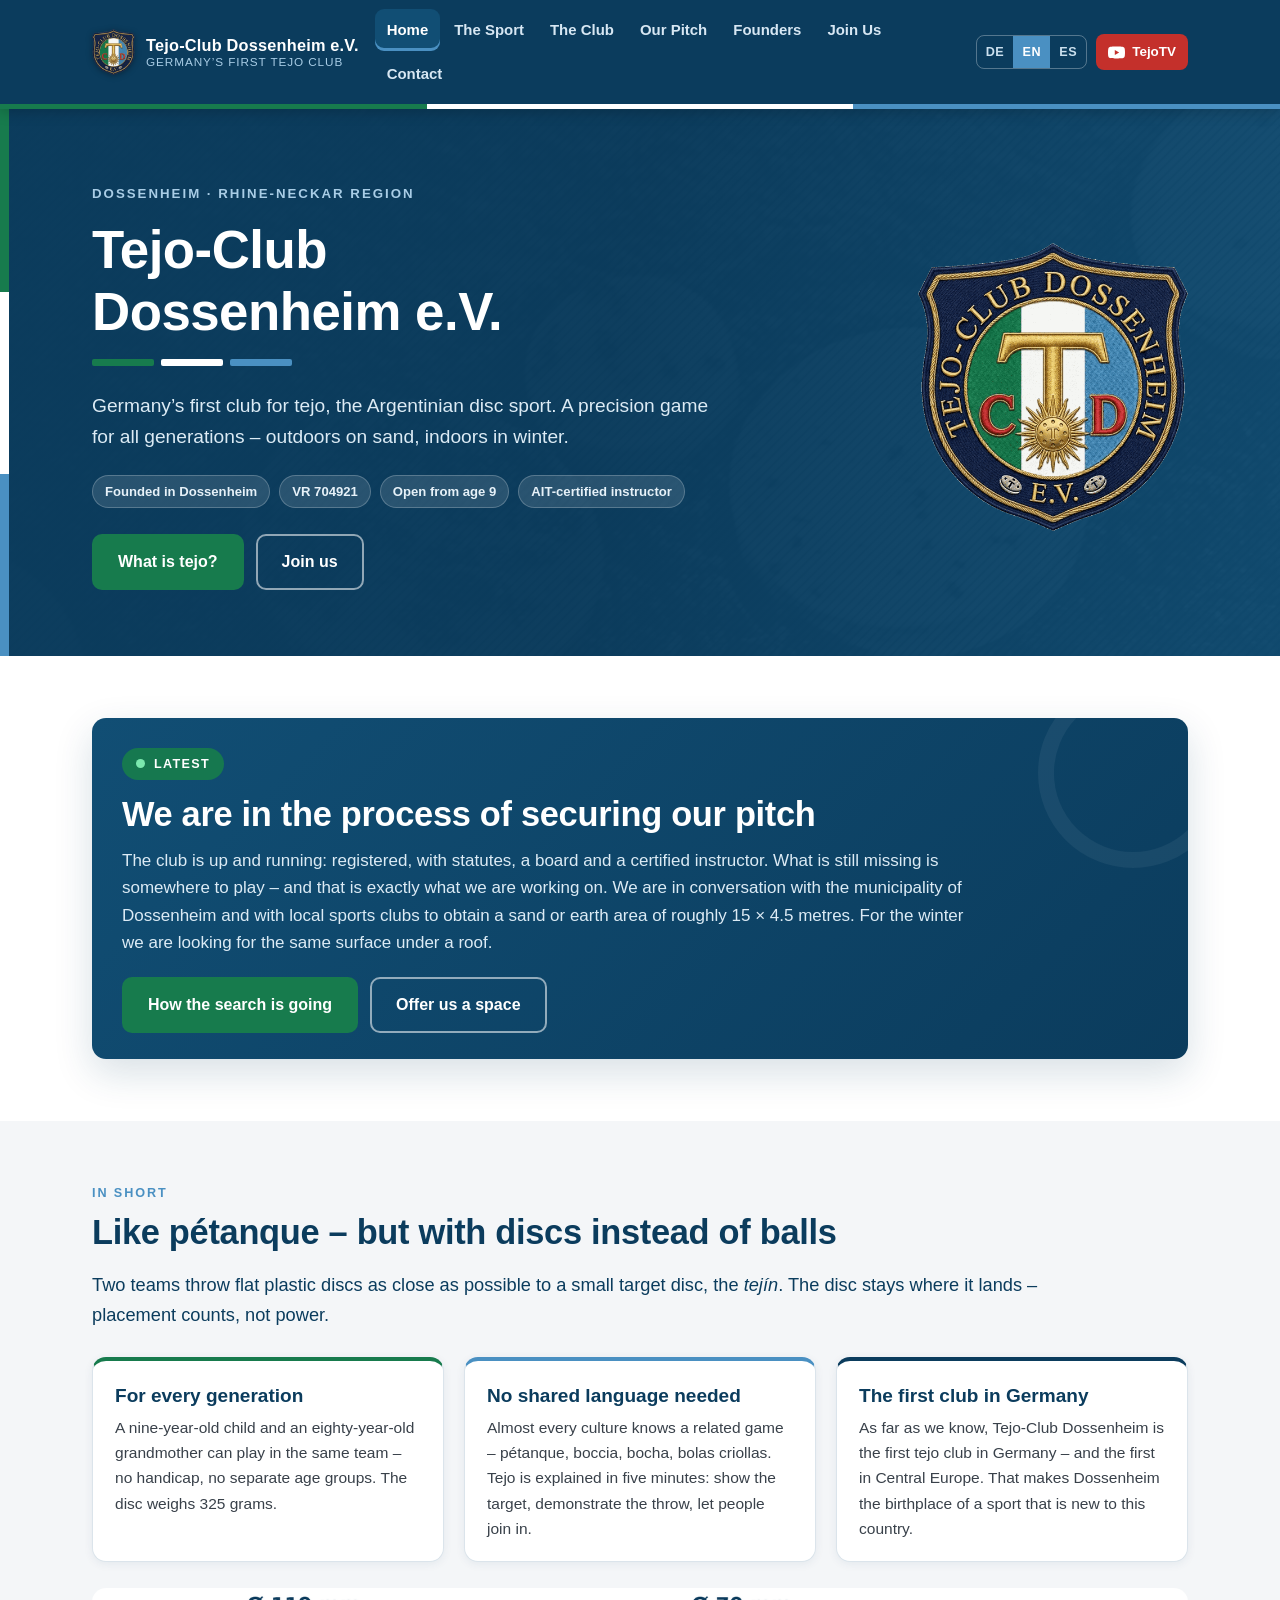
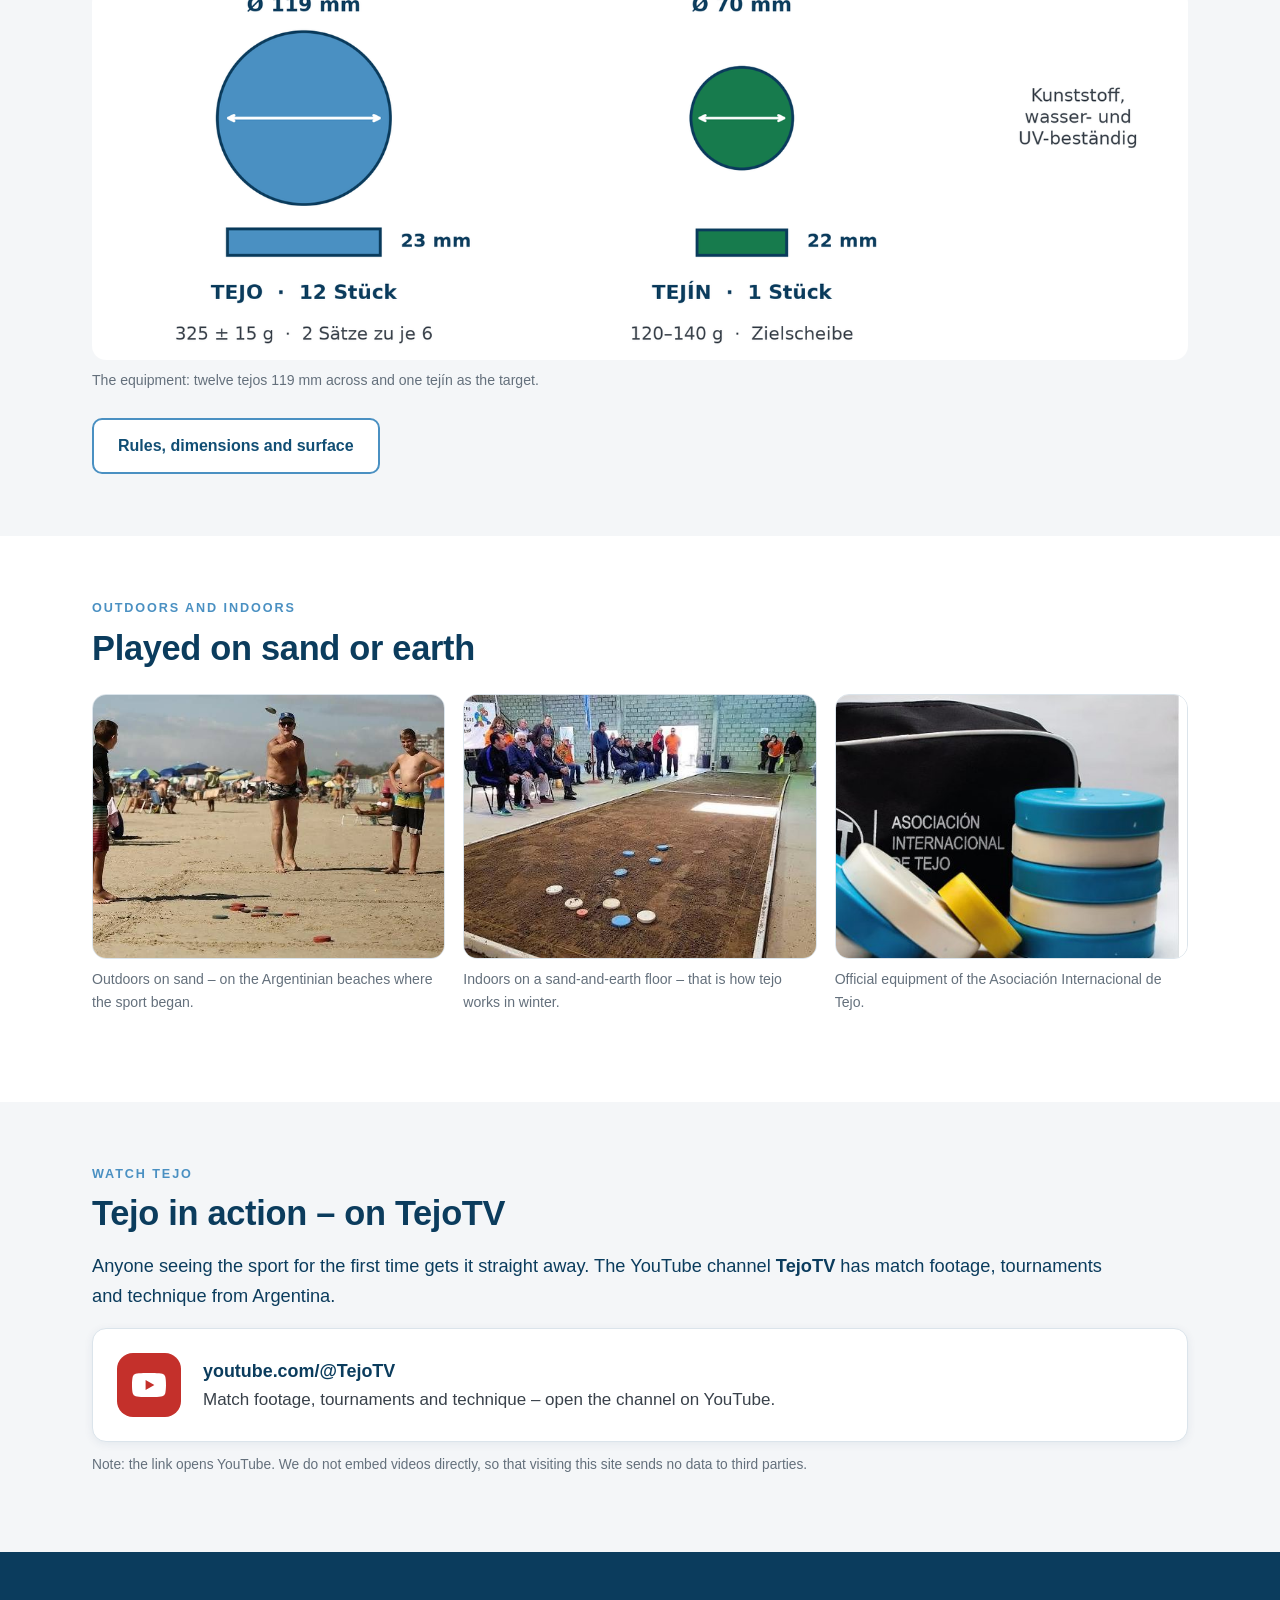
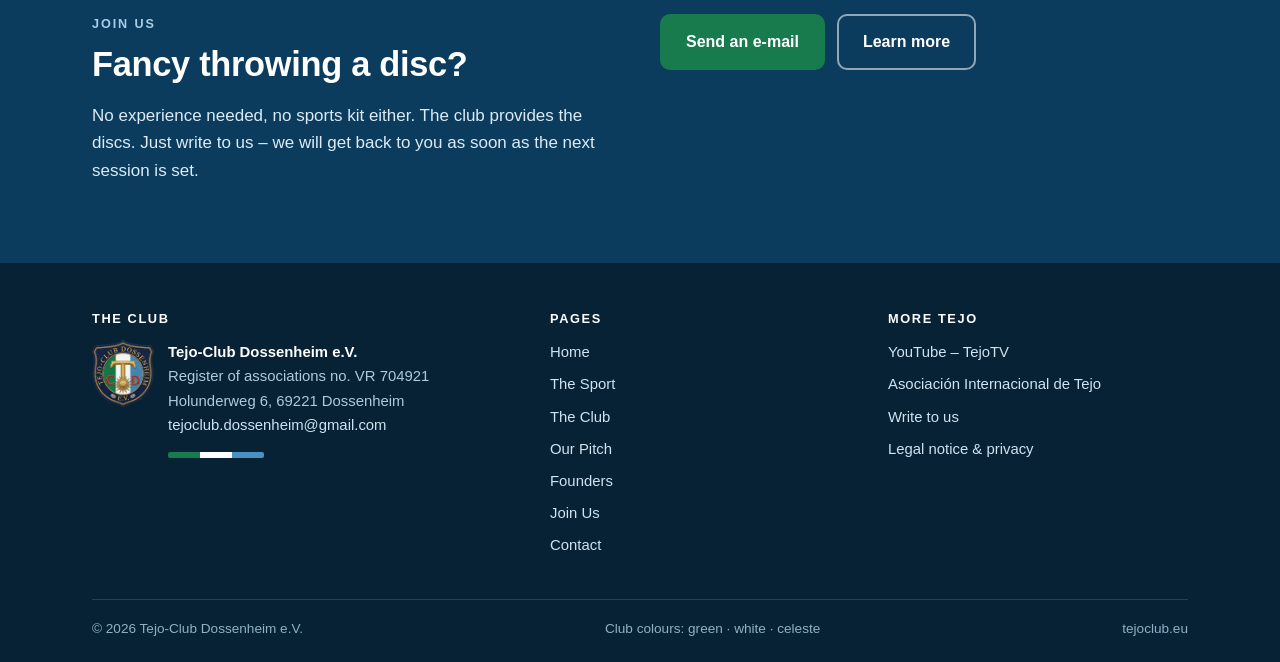
<file: index.html>
<!DOCTYPE html>
<html lang="de" data-lang="de">
<head>
<meta charset="utf-8">
<meta name="viewport" content="width=device-width,initial-scale=1">
<title data-de="Tejo-Club Dossenheim e.V. &ndash; Deutschlands erster Tejo-Verein" data-en="Tejo-Club Dossenheim e.V. &ndash; Germany&rsquo;s first tejo club" data-es="Tejo-Club Dossenheim e.V. &ndash; el primer club de tejo de Alemania">Tejo-Club Dossenheim e.V. &ndash; Deutschlands erster Tejo-Verein</title>
<meta name="description" content="Tejo-Club Dossenheim e.V. &ndash; der erste Verein fuer den argentinischen Scheibensport Tejo in Deutschland. Offen fuer alle ab 9 Jahren.">
<meta name="author" content="Tejo-Club Dossenheim e.V.">
<link rel="canonical" href="https://tejoclub.eu/">
<meta property="og:type" content="website">
<meta property="og:site_name" content="Tejo-Club Dossenheim e.V.">
<meta property="og:title" content="Tejo-Club Dossenheim e.V. &ndash; Deutschlands erster Tejo-Verein">
<meta property="og:description" content="Tejo-Club Dossenheim e.V. &ndash; der erste Verein fuer den argentinischen Scheibensport Tejo in Deutschland. Offen fuer alle ab 9 Jahren.">
<meta property="og:url" content="https://tejoclub.eu/">
<meta property="og:image" content="https://tejoclub.eu/assets/img/og-image.jpg">
<meta name="twitter:card" content="summary_large_image">
<meta name="theme-color" content="#0B3C5D">
<link rel="icon" href="favicon.ico" sizes="any">
<link rel="icon" type="image/png" href="assets/img/icon-192.png">
<link rel="apple-touch-icon" href="assets/img/apple-touch-icon.png">
<link rel="manifest" href="site.webmanifest">
<link rel="stylesheet" href="assets/css/style.css">
</head>
<body>
<a class="sr" href="#main">Zum Inhalt springen</a>
<header class="site">
  <div class="hbar">
    <a class="brand" href="index.html">
      <img src="assets/img/logo.png" alt="Wappen des Tejo-Club Dossenheim e.V." width="281" height="300">
      <span class="bt"><b>Tejo-Club Dossenheim e.V.</b>
      <span class="tag"><span lang="de">Deutschlands erster Tejo-Verein</span><span lang="en">Germany&rsquo;s first tejo club</span><span lang="es">El primer club de tejo de Alemania</span></span></span>
    </a>
    <button class="burger" aria-label="Men&uuml;" aria-expanded="false"><span></span><span></span><span></span></button>
    <nav class="main"><a href="index.html" class="active"><span lang="de">Start</span><span lang="en">Home</span><span lang="es">Inicio</span></a><a href="sport.html"><span lang="de">Der Sport</span><span lang="en">The Sport</span><span lang="es">El deporte</span></a><a href="verein.html"><span lang="de">Der Verein</span><span lang="en">The Club</span><span lang="es">El club</span></a><a href="platz.html"><span lang="de">Unser Platz</span><span lang="en">Our Pitch</span><span lang="es">Nuestra cancha</span></a><a href="gruender.html"><span lang="de">Gr&uuml;nder</span><span lang="en">Founders</span><span lang="es">Fundadores</span></a><a href="mitmachen.html"><span lang="de">Mitmachen</span><span lang="en">Join Us</span><span lang="es">Sumate</span></a><a href="kontakt.html"><span lang="de">Kontakt</span><span lang="en">Contact</span><span lang="es">Contacto</span></a></nav>
    <div class="tools">
      <div class="langsw" role="group" aria-label="Sprache / Language / Idioma">
        <button type="button" data-lang="de" aria-pressed="true">DE</button>
        <button type="button" data-lang="en" aria-pressed="false">EN</button>
        <button type="button" data-lang="es" aria-pressed="false">ES</button>
      </div>
      <a class="yt" href="https://www.youtube.com/@TejoTV" target="_blank" rel="noopener"><svg viewBox="0 0 24 24" aria-hidden="true"><path d="M23.5 6.2a3 3 0 0 0-2.1-2.1C19.5 3.5 12 3.5 12 3.5s-7.5 0-9.4.6A3 3 0 0 0 .5 6.2C0 8.1 0 12 0 12s0 3.9.5 5.8a3 3 0 0 0 2.1 2.1c1.9.6 9.4.6 9.4.6s7.5 0 9.4-.6a3 3 0 0 0 2.1-2.1C24 15.9 24 12 24 12s0-3.9-.5-5.8zM9.6 15.6V8.4l6.2 3.6-6.2 3.6z"/></svg><span>TejoTV</span></a>
    </div>
  </div>
  <div class="flagbar"><i></i><i></i><i></i></div>
</header>
<main id="main">
<section class="hero">
  <div class="bg" style="background-image:url(assets/img/hero-tejos.jpg)"></div><div class="veil"></div><div class="stripes"><i></i><i></i><i></i></div>
  <div class="inner">
    <div>
      <div class="kicker"><span lang="de">Dossenheim &middot; Metropolregion Rhein-Neckar</span><span lang="en">Dossenheim &middot; Rhine-Neckar region</span><span lang="es">Dossenheim &middot; regi&oacute;n Rin-Neckar</span></div>
      <h1>Tejo-Club<br>Dossenheim e.V.</h1>
      <div class="flagline"><i></i><i></i><i></i></div>
      <div class="sub"><span lang="de">Deutschlands erster Verein f&uuml;r den argentinischen Scheibensport Tejo. Ein Pr&auml;zisionsspiel f&uuml;r alle Generationen &ndash; drau&szlig;en auf Sand, im Winter in der Halle.</span><span lang="en">Germany&rsquo;s first club for tejo, the Argentinian disc sport. A precision game for all generations &ndash; outdoors on sand, indoors in winter.</span><span lang="es">El primer club de Alemania dedicado al tejo, el deporte argentino de la chapa. Un juego de precisi&oacute;n para todas las generaciones: afuera sobre arena, en invierno bajo techo.</span></div>
      <div lang="de" class="badges"><span>Gegr&uuml;ndet in Dossenheim</span><span>VR 704921</span><span>Offen ab 9 Jahren</span><span>AIT-Instruktor im Verein</span></div>
<div lang="en" class="badges"><span>Founded in Dossenheim</span><span>VR 704921</span><span>Open from age 9</span><span>AIT-certified instructor</span></div>
<div lang="es" class="badges"><span>Fundado en Dossenheim</span><span>VR 704921</span><span>Desde los 9 a&ntilde;os</span><span>Instructor AIT en el club</span></div>
      <div class="btns"><a class="btn btn-p" href="sport.html"><span lang="de">Was ist Tejo?</span><span lang="en">What is tejo?</span><span lang="es">&iquest;Qu&eacute; es el tejo?</span></a><a class="btn btn-g" href="mitmachen.html"><span lang="de">Mitmachen</span><span lang="en">Join us</span><span lang="es">Sumate</span></a></div>
    </div>
    <img class="crest" src="assets/img/logo-512.png" alt="Vereinswappen Tejo-Club Dossenheim e.V.">
  </div>
</section><section class="s"><div class="wrap">
  <div class="status">
    <span class="pill"><span class="dot"></span><span lang="de">Aktuell</span><span lang="en">Latest</span><span lang="es">Novedades</span></span>
    <h2><span lang="de">Wir sind dabei, unseren Platz zu bekommen</span><span lang="en">We are in the process of securing our pitch</span><span lang="es">Estamos consiguiendo nuestra cancha</span></h2>
    <p><span lang="de">Der Verein steht: eingetragen, mit Satzung, Vorstand und ausgebildetem Instruktor. Was noch fehlt, ist die Fl&auml;che zum Spielen &ndash; und genau daran arbeiten wir gerade. Wir sind im Gespr&auml;ch mit der Gemeinde Dossenheim und mit den Sportvereinen vor Ort, um eine Sand- oder Erdfl&auml;che von rund 15 &times; 4,5&nbsp;Metern zu bekommen. F&uuml;r den Winter suchen wir dieselbe Fl&auml;che unter einem Dach.</span><span lang="en">The club is up and running: registered, with statutes, a board and a certified instructor. What is still missing is somewhere to play &ndash; and that is exactly what we are working on. We are in conversation with the municipality of Dossenheim and with local sports clubs to obtain a sand or earth area of roughly 15 &times; 4.5 metres. For the winter we are looking for the same surface under a roof.</span><span lang="es">El club ya existe: inscripto, con estatuto, comisi&oacute;n directiva e instructor titulado. Lo que falta es el lugar para jugar, y en eso estamos. Estamos conversando con el municipio de Dossenheim y con los clubes deportivos locales para conseguir una superficie de arena o tierra de unos 15 &times; 4,5 metros. Para el invierno buscamos la misma superficie bajo techo.</span></p>
    <div class="btns" style="margin-top:20px">
      <a class="btn btn-p" href="platz.html"><span lang="de">Wie es um den Platz steht</span><span lang="en">How the search is going</span><span lang="es">C&oacute;mo viene la b&uacute;squeda</span></a>
      <a class="btn btn-g" href="mailto:tejoclub.dossenheim@gmail.com?subject=Fl%C3%A4che%20f%C3%BCr%20den%20Tejo-Club"><span lang="de">Fl&auml;che anbieten</span><span lang="en">Offer us a space</span><span lang="es">Ofrecer un espacio</span></a>
    </div>
  </div>
</div></section><section class="s alt"><div class="wrap">
  <div class="eyebrow"><span lang="de">Kurz gesagt</span><span lang="en">In short</span><span lang="es">En pocas palabras</span></div>
  <h2><span lang="de">Wie Boule &ndash; aber mit Scheiben statt Kugeln</span><span lang="en">Like p&eacute;tanque &ndash; but with discs instead of balls</span><span lang="es">Como la petanca, pero con discos en vez de bochas</span></h2>
  <p class="lede"><span lang="de">Zwei Mannschaften werfen flache Kunststoffscheiben so nah wie m&ouml;glich an eine kleine Zielscheibe, den <em>Tej&iacute;n</em>. Die Scheibe bleibt liegen, wo sie aufkommt &ndash; es z&auml;hlt Platzierung, nicht Kraft.</span><span lang="en">Two teams throw flat plastic discs as close as possible to a small target disc, the <em>tej&iacute;n</em>. The disc stays where it lands &ndash; placement counts, not power.</span><span lang="es">Dos equipos lanzan discos planas de pl&aacute;stico lo m&aacute;s cerca posible de una peque&ntilde;a chapa objetivo, el <em>tej&iacute;n</em>. La chapa queda donde cae: lo que cuenta es la colocaci&oacute;n, no la fuerza.</span></p>
  <div class="cards"><article class="card a-green"><h3><span lang="de">F&uuml;r alle Generationen</span><span lang="en">For every generation</span><span lang="es">Para todas las generaciones</span></h3><div class="card-b"><div lang="de"><p>Ein neunj&auml;hriges Kind und eine achtzigj&auml;hrige Gro&szlig;mutter k&ouml;nnen in derselben Mannschaft spielen &ndash; ohne Handicap, ohne getrennte Altersklassen. Die Scheibe wiegt 325 Gramm.</p></div>
<div lang="en"><p>A nine-year-old child and an eighty-year-old grandmother can play in the same team &ndash; no handicap, no separate age groups. The disc weighs 325 grams.</p></div>
<div lang="es"><p>Un chico de nueve a&ntilde;os y una abuela de ochenta pueden jugar en el mismo equipo, sin h&aacute;ndicap ni categor&iacute;as separadas. La chapa pesa 325 gramos.</p></div></div></article><article class="card a-cel"><h3><span lang="de">Ohne gemeinsame Sprache</span><span lang="en">No shared language needed</span><span lang="es">Sin idioma en com&uacute;n</span></h3><div class="card-b"><div lang="de"><p>Fast jede Kultur kennt ein verwandtes Spiel &ndash; Boule, Boccia, Bocha, Bolas criollas. Erkl&auml;rt ist Tejo in f&uuml;nf Minuten: Zielscheibe zeigen, Wurf vormachen, mitspielen lassen.</p></div>
<div lang="en"><p>Almost every culture knows a related game &ndash; p&eacute;tanque, boccia, bocha, bolas criollas. Tejo is explained in five minutes: show the target, demonstrate the throw, let people join in.</p></div>
<div lang="es"><p>Casi toda cultura conoce un juego parecido: petanca, bochas, bolas criollas. El tejo se explica en cinco minutos: mostrar el tej&iacute;n, hacer un tiro y dejar jugar.</p></div></div></article><article class="card a-navy"><h3><span lang="de">Der erste Verein in Deutschland</span><span lang="en">The first club in Germany</span><span lang="es">El primer club de Alemania</span></h3><div class="card-b"><div lang="de"><p>Nach unserem Kenntnisstand ist der Tejo-Club Dossenheim der erste Tejo-Verein in Deutschland &ndash; und zugleich der erste in Mitteleuropa. Dossenheim ist damit der Geburtsort einer hier neuen Sportart.</p></div>
<div lang="en"><p>As far as we know, Tejo-Club Dossenheim is the first tejo club in Germany &ndash; and the first in Central Europe. That makes Dossenheim the birthplace of a sport that is new to this country.</p></div>
<div lang="es"><p>Hasta donde sabemos, el Tejo-Club Dossenheim es el primer club de tejo de Alemania y de Europa Central. Dossenheim es as&iacute; la cuna de un deporte nuevo en este pa&iacute;s.</p></div></div></article></div>
  <figure class="plain"><img src="assets/img/fig-geraet.png" alt="Masse von Tejo und Tej&iacute;n" loading="lazy">
  <figcaption><span lang="de">Das Spielger&auml;t: zw&ouml;lf Tejos von 119&nbsp;mm Durchmesser und ein Tej&iacute;n als Zielscheibe.</span><span lang="en">The equipment: twelve tejos 119&nbsp;mm across and one tej&iacute;n as the target.</span><span lang="es">El material de juego: doce tejos de 119&nbsp;mm de di&aacute;metro y un tej&iacute;n como objetivo.</span></figcaption></figure>
  <div class="btns"><a class="btn btn-o" href="sport.html"><span lang="de">Regeln, Ma&szlig;e und Untergrund</span><span lang="en">Rules, dimensions and surface</span><span lang="es">Reglas, medidas y superficie</span></a></div>
</div></section><section class="s"><div class="wrap">
  <div class="eyebrow"><span lang="de">Drau&szlig;en wie drinnen</span><span lang="en">Outdoors and indoors</span><span lang="es">Afuera y bajo techo</span></div>
  <h2><span lang="de">Gespielt wird auf Sand oder Erde</span><span lang="en">Played on sand or earth</span><span lang="es">Se juega sobre arena o tierra</span></h2>
  <div class="gal">
    <figure><img src="assets/img/spiel-strand.jpg" alt="Tejo am Strand in Argentinien" loading="lazy">
      <figcaption><span lang="de">Im Freien auf Sand &ndash; am Strand in Argentinien, wo der Sport entstanden ist.</span><span lang="en">Outdoors on sand &ndash; on the Argentinian beaches where the sport began.</span><span lang="es">Al aire libre sobre arena, en las playas argentinas donde naci&oacute; el deporte.</span></figcaption></figure>
    <figure><img src="assets/img/spiel-halle.jpg" alt="Tejo in der Halle auf Sand-Erde-Boden" loading="lazy">
      <figcaption><span lang="de">In der Halle auf einem Sand-Erde-Boden &ndash; so geht Tejo auch im Winter.</span><span lang="en">Indoors on a sand-and-earth floor &ndash; that is how tejo works in winter.</span><span lang="es">Bajo techo sobre piso de arena y tierra: as&iacute; se juega en invierno.</span></figcaption></figure>
    <figure><img src="assets/img/tejos-ait.jpg" alt="Offizielle Tejos der AIT" loading="lazy">
      <figcaption><span lang="de">Offizielles Material der Asociaci&oacute;n Internacional de Tejo.</span><span lang="en">Official equipment of the Asociaci&oacute;n Internacional de Tejo.</span><span lang="es">Material oficial de la Asociaci&oacute;n Internacional de Tejo.</span></figcaption></figure>
  </div>
</div></section><section class="s alt"><div class="wrap">
  <div class="eyebrow"><span lang="de">Tejo sehen</span><span lang="en">Watch tejo</span><span lang="es">Ver&eacute; tejo</span></div>
  <h2><span lang="de">Tejo in Bewegung &ndash; auf TejoTV</span><span lang="en">Tejo in action &ndash; on TejoTV</span><span lang="es">El tejo en movimiento &ndash; en TejoTV</span></h2>
  <p class="lede"><span lang="de">Wer den Sport zum ersten Mal sieht, versteht ihn sofort. Auf dem YouTube-Kanal <strong>TejoTV</strong> gibt es Spielszenen, Turniere und Technik aus Argentinien.</span><span lang="en">Anyone seeing the sport for the first time gets it straight away. The YouTube channel <strong>TejoTV</strong> has match footage, tournaments and technique from Argentina.</span><span lang="es">Quien ve el deporte por primera vez lo entiende enseguida. En el canal de YouTube <strong>TejoTV</strong> hay partidos, torneos y t&eacute;cnica desde Argentina.</span></p>
  <a class="ytcard" href="https://www.youtube.com/@TejoTV" target="_blank" rel="noopener">
    <span class="ic"><svg viewBox="0 0 24 24" aria-hidden="true"><path d="M23.5 6.2a3 3 0 0 0-2.1-2.1C19.5 3.5 12 3.5 12 3.5s-7.5 0-9.4.6A3 3 0 0 0 .5 6.2C0 8.1 0 12 0 12s0 3.9.5 5.8a3 3 0 0 0 2.1 2.1c1.9.6 9.4.6 9.4.6s7.5 0 9.4-.6a3 3 0 0 0 2.1-2.1C24 15.9 24 12 24 12s0-3.9-.5-5.8zM9.6 15.6V8.4l6.2 3.6-6.2 3.6z"/></svg></span>
    <span><b>youtube.com/@TejoTV</b>
    <span lang="de">Spielszenen, Turniere und Technik &ndash; den Kanal auf YouTube &ouml;ffnen.</span><span lang="en">Match footage, tournaments and technique &ndash; open the channel on YouTube.</span><span lang="es">Partidos, torneos y t&eacute;cnica &ndash; abrir el canal en YouTube.</span></span>
  </a>
  <p style="font-size:.86rem;color:#64707C;margin-top:12px"><span lang="de">Hinweis: Der Link f&uuml;hrt zu YouTube. Wir binden keine Videos direkt ein, damit beim Besuch dieser Seite keine Daten an Dritte gehen.</span><span lang="en">Note: the link opens YouTube. We do not embed videos directly, so that visiting this site sends no data to third parties.</span><span lang="es">Nota: el enlace abre YouTube. No incrustamos videos para que visitar esta p&aacute;gina no env&iacute;e datos a terceros.</span></p>
</div></section><section class="s navy"><div class="wrap">
  <div class="two">
    <div>
      <div class="eyebrow"><span lang="de">Mitmachen</span><span lang="en">Join us</span><span lang="es">Sumate</span></div>
      <h2><span lang="de">Lust, eine Scheibe zu werfen?</span><span lang="en">Fancy throwing a disc?</span><span lang="es">&iquest;Te animas a tirar un tejo?</span></h2>
      <p><span lang="de">Vorkenntnisse braucht es keine, Sportkleidung auch nicht. Die Scheiben stellt der Verein. Schreib uns einfach &ndash; wir melden uns, sobald der n&auml;chste Spieltermin steht.</span><span lang="en">No experience needed, no sports kit either. The club provides the discs. Just write to us &ndash; we will get back to you as soon as the next session is set.</span><span lang="es">No hace falta experiencia ni ropa deportiva. El club pone los tejos. Escribinos y te avisamos apenas tengamos fecha de la pr&oacute;xima jugada.</span></p>
    </div>
    <div class="btns" style="align-items:center">
      <a class="btn btn-p" href="mailto:tejoclub.dossenheim@gmail.com?subject=Tejo-Club%20Dossenheim"><span lang="de">E-Mail schreiben</span><span lang="en">Send an e-mail</span><span lang="es">Escribir un correo</span></a>
      <a class="btn btn-g" href="mitmachen.html"><span lang="de">Mehr erfahren</span><span lang="en">Learn more</span><span lang="es">M&aacute;s informaci&oacute;n</span></a>
    </div>
  </div>
</div></section></main>
<footer class="site">
  <div class="wrap">
    <div class="fgrid">
      <div>
        <h4><span lang="de">Der Verein</span><span lang="en">The club</span><span lang="es">El club</span></h4>
        <div class="fbrand">
          <img src="assets/img/logo.png" alt="">
          <div>
            <p><strong style="color:#fff">Tejo-Club Dossenheim e.V.</strong><br>
            <span lang="de">Vereinsregister-Nr. VR 704921</span><span lang="en">Register of associations no. VR 704921</span><span lang="es">N&uacute;m. de registro VR 704921</span><br>
            Holunderweg 6, 69221 Dossenheim<br>
            <a href="mailto:tejoclub.dossenheim@gmail.com">tejoclub.dossenheim@gmail.com</a></p>
            <div class="flagbar" style="width:96px;height:6px;border-radius:2px;overflow:hidden"><i></i><i></i><i></i></div>
          </div>
        </div>
      </div>
      <div>
        <h4><span lang="de">Seiten</span><span lang="en">Pages</span><span lang="es">P&aacute;ginas</span></h4>
        <ul><li><a href="index.html"><span lang="de">Start</span><span lang="en">Home</span><span lang="es">Inicio</span></a></li><li><a href="sport.html"><span lang="de">Der Sport</span><span lang="en">The Sport</span><span lang="es">El deporte</span></a></li><li><a href="verein.html"><span lang="de">Der Verein</span><span lang="en">The Club</span><span lang="es">El club</span></a></li><li><a href="platz.html"><span lang="de">Unser Platz</span><span lang="en">Our Pitch</span><span lang="es">Nuestra cancha</span></a></li><li><a href="gruender.html"><span lang="de">Gr&uuml;nder</span><span lang="en">Founders</span><span lang="es">Fundadores</span></a></li><li><a href="mitmachen.html"><span lang="de">Mitmachen</span><span lang="en">Join Us</span><span lang="es">Sumate</span></a></li><li><a href="kontakt.html"><span lang="de">Kontakt</span><span lang="en">Contact</span><span lang="es">Contacto</span></a></li></ul>
      </div>
      <div>
        <h4><span lang="de">Mehr Tejo</span><span lang="en">More tejo</span><span lang="es">M&aacute;s tejo</span></h4>
        <ul>
          <li><a href="https://www.youtube.com/@TejoTV" target="_blank" rel="noopener">YouTube &ndash; TejoTV</a></li>
          <li><a href="https://www.aitejo.com" target="_blank" rel="noopener">Asociaci&oacute;n Internacional de Tejo</a></li>
          <li><a href="mailto:tejoclub.dossenheim@gmail.com"><span lang="de">Schreib uns</span><span lang="en">Write to us</span><span lang="es">Escribinos</span></a></li>
          <li><a href="impressum.html"><span lang="de">Impressum &amp; Datenschutz</span><span lang="en">Legal notice &amp; privacy</span><span lang="es">Aviso legal y privacidad</span></a></li>
        </ul>
      </div>
    </div>
    <div class="fbot">
      <div>&copy; 2026 Tejo-Club Dossenheim e.V.</div>
      <div><span lang="de">Vereinsfarben: Gr&uuml;n &middot; Wei&szlig; &middot; Celeste</span><span lang="en">Club colours: green &middot; white &middot; celeste</span><span lang="es">Colores del club: verde &middot; blanco &middot; celeste</span></div>
      <div>tejoclub.eu</div>
    </div>
  </div>
</footer>
<script src="assets/js/site.js"></script>
</body>
</html>
</file>
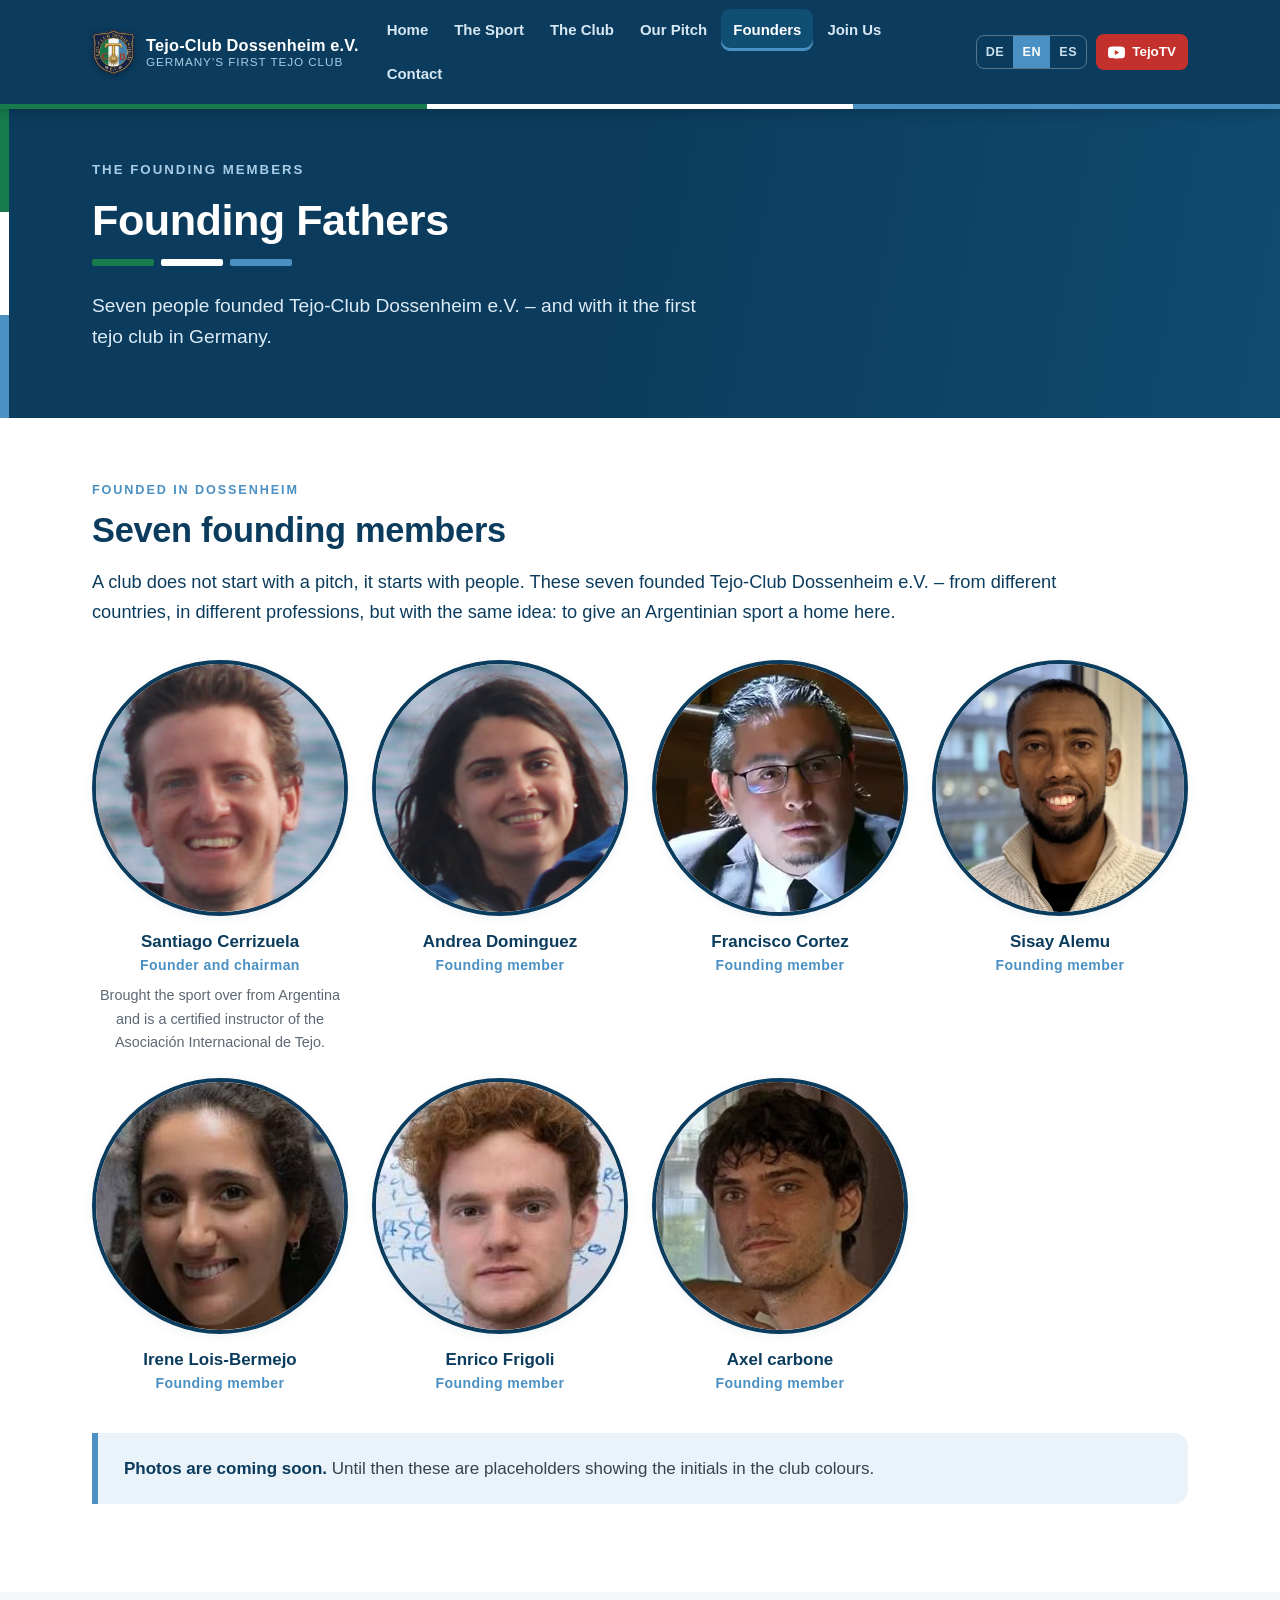
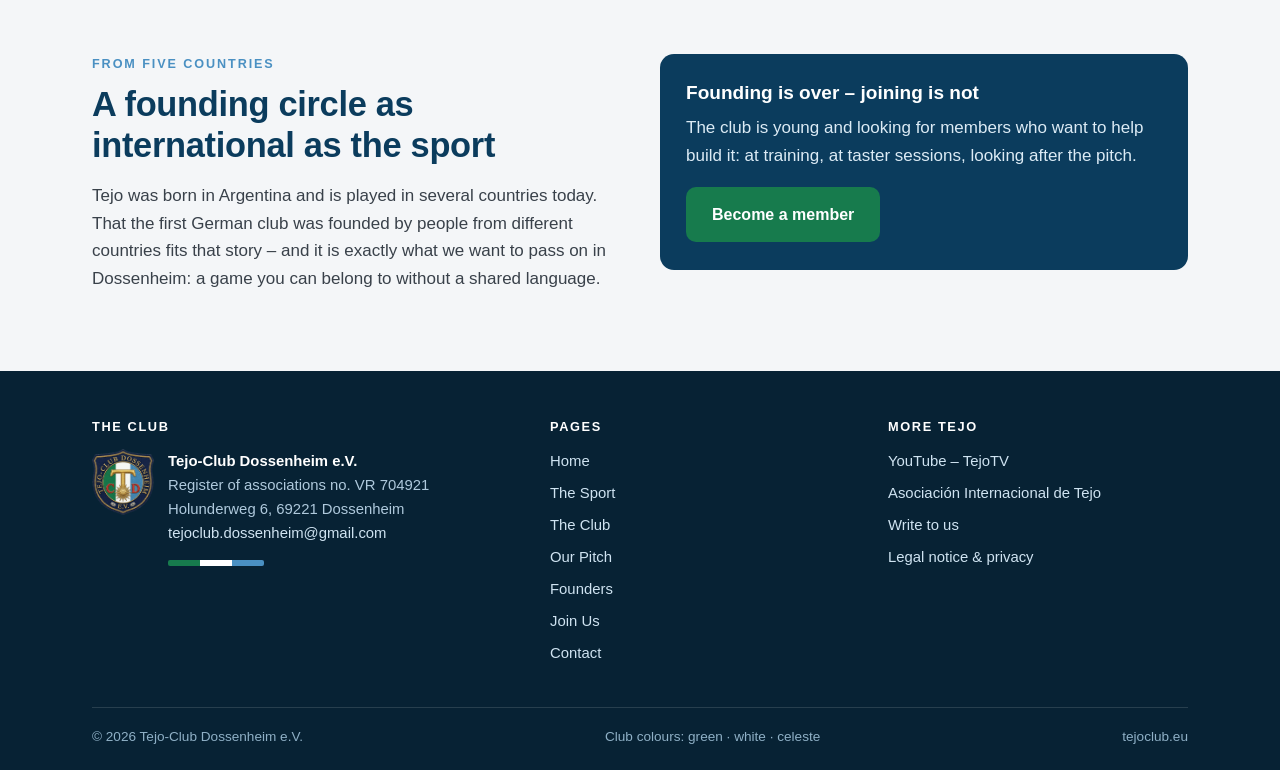
<file: gruender.html>
<!DOCTYPE html>
<html lang="de" data-lang="de">
<head>
<meta charset="utf-8">
<meta name="viewport" content="width=device-width,initial-scale=1">
<title data-de="Die Gr&uuml;ndungsmitglieder &ndash; Tejo-Club Dossenheim e.V." data-en="The founding members &ndash; Tejo-Club Dossenheim e.V." data-es="Los miembros fundadores &ndash; Tejo-Club Dossenheim e.V.">Die Gr&uuml;ndungsmitglieder &ndash; Tejo-Club Dossenheim e.V.</title>
<meta name="description" content="Die sieben Gruendungsmitglieder des Tejo-Club Dossenheim e.V.">
<meta name="author" content="Tejo-Club Dossenheim e.V.">
<link rel="canonical" href="https://tejoclub.eu/gruender.html">
<meta property="og:type" content="website">
<meta property="og:site_name" content="Tejo-Club Dossenheim e.V.">
<meta property="og:title" content="Die Gr&uuml;ndungsmitglieder &ndash; Tejo-Club Dossenheim e.V.">
<meta property="og:description" content="Die sieben Gruendungsmitglieder des Tejo-Club Dossenheim e.V.">
<meta property="og:url" content="https://tejoclub.eu/gruender.html">
<meta property="og:image" content="https://tejoclub.eu/assets/img/og-image.jpg">
<meta name="twitter:card" content="summary_large_image">
<meta name="theme-color" content="#0B3C5D">
<link rel="icon" href="favicon.ico" sizes="any">
<link rel="icon" type="image/png" href="assets/img/icon-192.png">
<link rel="apple-touch-icon" href="assets/img/apple-touch-icon.png">
<link rel="manifest" href="site.webmanifest">
<link rel="stylesheet" href="assets/css/style.css">
</head>
<body>
<a class="sr" href="#main">Zum Inhalt springen</a>
<header class="site">
  <div class="hbar">
    <a class="brand" href="index.html">
      <img src="assets/img/logo.png" alt="Wappen des Tejo-Club Dossenheim e.V." width="281" height="300">
      <span class="bt"><b>Tejo-Club Dossenheim e.V.</b>
      <span class="tag"><span lang="de">Deutschlands erster Tejo-Verein</span><span lang="en">Germany&rsquo;s first tejo club</span><span lang="es">El primer club de tejo de Alemania</span></span></span>
    </a>
    <button class="burger" aria-label="Men&uuml;" aria-expanded="false"><span></span><span></span><span></span></button>
    <nav class="main"><a href="index.html"><span lang="de">Start</span><span lang="en">Home</span><span lang="es">Inicio</span></a><a href="sport.html"><span lang="de">Der Sport</span><span lang="en">The Sport</span><span lang="es">El deporte</span></a><a href="verein.html"><span lang="de">Der Verein</span><span lang="en">The Club</span><span lang="es">El club</span></a><a href="platz.html"><span lang="de">Unser Platz</span><span lang="en">Our Pitch</span><span lang="es">Nuestra cancha</span></a><a href="gruender.html" class="active"><span lang="de">Gr&uuml;nder</span><span lang="en">Founders</span><span lang="es">Fundadores</span></a><a href="mitmachen.html"><span lang="de">Mitmachen</span><span lang="en">Join Us</span><span lang="es">Sumate</span></a><a href="kontakt.html"><span lang="de">Kontakt</span><span lang="en">Contact</span><span lang="es">Contacto</span></a></nav>
    <div class="tools">
      <div class="langsw" role="group" aria-label="Sprache / Language / Idioma">
        <button type="button" data-lang="de" aria-pressed="true">DE</button>
        <button type="button" data-lang="en" aria-pressed="false">EN</button>
        <button type="button" data-lang="es" aria-pressed="false">ES</button>
      </div>
      <a class="yt" href="https://www.youtube.com/@TejoTV" target="_blank" rel="noopener"><svg viewBox="0 0 24 24" aria-hidden="true"><path d="M23.5 6.2a3 3 0 0 0-2.1-2.1C19.5 3.5 12 3.5 12 3.5s-7.5 0-9.4.6A3 3 0 0 0 .5 6.2C0 8.1 0 12 0 12s0 3.9.5 5.8a3 3 0 0 0 2.1 2.1c1.9.6 9.4.6 9.4.6s7.5 0 9.4-.6a3 3 0 0 0 2.1-2.1C24 15.9 24 12 24 12s0-3.9-.5-5.8zM9.6 15.6V8.4l6.2 3.6-6.2 3.6z"/></svg><span>TejoTV</span></a>
    </div>
  </div>
  <div class="flagbar"><i></i><i></i><i></i></div>
</header>
<main id="main">
<section class="hero small">
  <div class="veil"></div><div class="stripes"><i></i><i></i><i></i></div>
  <div class="inner">
    <div>
      <div class="kicker"><span lang="de">Die Gr&uuml;ndungsmitglieder</span><span lang="en">The founding members</span><span lang="es">Los miembros fundadores</span></div>
      <h1><span lang="de">Founding Fathers</span><span lang="en">Founding Fathers</span><span lang="es">Founding Fathers</span></h1>
      <div class="flagline"><i></i><i></i><i></i></div>
      <div class="sub"><span lang="de">Sieben Menschen haben den Tejo-Club Dossenheim e.V. aus der Taufe gehoben &ndash; und damit den ersten Tejo-Verein Deutschlands.</span><span lang="en">Seven people founded Tejo-Club Dossenheim e.V. &ndash; and with it the first tejo club in Germany.</span><span lang="es">Siete personas fundaron el Tejo-Club Dossenheim e.V. y, con &eacute;l, el primer club de tejo de Alemania.</span></div>
      
      <div class="btns"></div>
    </div>
    
  </div>
</section><section class="s"><div class="wrap">
  <div class="eyebrow"><span lang="de">Gegr&uuml;ndet in Dossenheim</span><span lang="en">Founded in Dossenheim</span><span lang="es">Fundado en Dossenheim</span></div>
  <h2><span lang="de">Sieben Gr&uuml;ndungsmitglieder</span><span lang="en">Seven founding members</span><span lang="es">Siete miembros fundadores</span></h2>
  <p class="lede"><span lang="de">Ein Verein beginnt nicht mit einem Platz, sondern mit Menschen. Diese sieben haben den Tejo-Club Dossenheim e.V. gegr&uuml;ndet &ndash; aus unterschiedlichen L&auml;ndern, mit unterschiedlichen Berufen, aber mit derselben Idee: einen Sport aus Argentinien hier heimisch zu machen.</span><span lang="en">A club does not start with a pitch, it starts with people. These seven founded Tejo-Club Dossenheim e.V. &ndash; from different countries, in different professions, but with the same idea: to give an Argentinian sport a home here.</span><span lang="es">Un club no empieza con una cancha: empieza con personas. Estas siete fundaron el Tejo-Club Dossenheim e.V., de distintos pa&iacute;ses y oficios, con la misma idea: darle casa aqu&iacute; a un deporte argentino.</span></p>
  <div class="founders">
    <article class="founder">
      <!-- FOTO: Datei assets/img/founders/santiago-cerrizuela.jpg durch das echte Foto ersetzen (quadratisch, ca. 800x800 px) -->
      <div class="ph"><img src="assets/img/founders/santiago-cerrizuela.jpg" alt="Santiago Cerrizuela" loading="lazy" width="800" height="800"></div>
      <h3>Santiago Cerrizuela</h3>
      <div class="role"><span lang="de">Gr&uuml;nder und Vorsitzender</span><span lang="en">Founder and chairman</span><span lang="es">Fundador y presidente</span></div>
      <div class="bio"><span lang="de">Bringt den Sport aus Argentinien mit und ist ausgebildeter Instruktor der Asociaci&oacute;n Internacional de Tejo.</span><span lang="en">Brought the sport over from Argentina and is a certified instructor of the Asociaci&oacute;n Internacional de Tejo.</span><span lang="es">Trajo el deporte desde Argentina y es instructor titulado de la Asociaci&oacute;n Internacional de Tejo.</span></div>
    </article>
    <article class="founder">
      <!-- FOTO: Datei assets/img/founders/andrea-dominguez.jpg durch das echte Foto ersetzen (quadratisch, ca. 800x800 px) -->
      <div class="ph"><img src="assets/img/founders/andrea-dominguez.jpg" alt="Andrea Dominguez" loading="lazy" width="800" height="800"></div>
      <h3>Andrea Dominguez</h3>
      <div class="role"><span lang="de">Gr&uuml;ndungsmitglied</span><span lang="en">Founding member</span><span lang="es">Miembro fundador</span></div>
      
    </article>
    <article class="founder">
      <!-- FOTO: Datei assets/img/founders/francisco-cortez.jpg durch das echte Foto ersetzen (quadratisch, ca. 800x800 px) -->
      <div class="ph"><img src="assets/img/founders/francisco-cortez.jpg" alt="Francisco Cortez" loading="lazy" width="800" height="800"></div>
      <h3>Francisco Cortez</h3>
      <div class="role"><span lang="de">Gr&uuml;ndungsmitglied</span><span lang="en">Founding member</span><span lang="es">Miembro fundador</span></div>
      
    </article>
    <article class="founder">
      <!-- FOTO: Datei assets/img/founders/sisay-alemu.jpg durch das echte Foto ersetzen (quadratisch, ca. 800x800 px) -->
      <div class="ph"><img src="assets/img/founders/sisay-alemu.jpg" alt="Sisay Alemu" loading="lazy" width="800" height="800"></div>
      <h3>Sisay Alemu</h3>
      <div class="role"><span lang="de">Gr&uuml;ndungsmitglied</span><span lang="en">Founding member</span><span lang="es">Miembro fundador</span></div>
      
    </article>
    <article class="founder">
      <!-- FOTO: Datei assets/img/founders/irene-lois-bermejo.jpg durch das echte Foto ersetzen (quadratisch, ca. 800x800 px) -->
      <div class="ph"><img src="assets/img/founders/irene-lois-bermejo.jpg" alt="Irene Lois-Bermejo" loading="lazy" width="800" height="800"></div>
      <h3>Irene Lois-Bermejo</h3>
      <div class="role"><span lang="de">Gr&uuml;ndungsmitglied</span><span lang="en">Founding member</span><span lang="es">Miembro fundador</span></div>
      
    </article>
    <article class="founder">
      <!-- FOTO: Datei assets/img/founders/enrico-frigoli.jpg durch das echte Foto ersetzen (quadratisch, ca. 800x800 px) -->
      <div class="ph"><img src="assets/img/founders/enrico-frigoli.jpg" alt="Enrico Frigoli" loading="lazy" width="800" height="800"></div>
      <h3>Enrico Frigoli</h3>
      <div class="role"><span lang="de">Gr&uuml;ndungsmitglied</span><span lang="en">Founding member</span><span lang="es">Miembro fundador</span></div>
      
    </article>
    <article class="founder">
      <!-- FOTO: Datei assets/img/founders/axel-carbone.jpg durch das echte Foto ersetzen (quadratisch, ca. 800x800 px) -->
      <div class="ph"><img src="assets/img/founders/axel-carbone.jpg" alt="Axel carbone" loading="lazy" width="800" height="800"></div>
      <h3>Axel carbone</h3>
      <div class="role"><span lang="de">Gr&uuml;ndungsmitglied</span><span lang="en">Founding member</span><span lang="es">Miembro fundador</span></div>
      
    </article>
  </div>
  <div class="note cel" style="margin-top:38px"><div lang="de"><p><strong>Die Fotos folgen in K&uuml;rze.</strong> Bis dahin stehen hier Platzhalter mit den Initialen in den Vereinsfarben.</p></div>
<div lang="en"><p><strong>Photos are coming soon.</strong> Until then these are placeholders showing the initials in the club colours.</p></div>
<div lang="es"><p><strong>Las fotos llegan pronto.</strong> Hasta entonces hay marcadores con las iniciales en los colores del club.</p></div></div>
</div></section>

<section class="s alt"><div class="wrap">
  <div class="two">
    <div>
      <div class="eyebrow"><span lang="de">Aus f&uuml;nf L&auml;ndern</span><span lang="en">From five countries</span><span lang="es">De cinco pa&iacute;ses</span></div>
      <h2><span lang="de">Ein Gr&uuml;ndungskreis, wie der Sport selbst</span><span lang="en">A founding circle as international as the sport</span><span lang="es">Un grupo fundador tan internacional como el deporte</span></h2>
      <p><span lang="de">Tejo ist in Argentinien entstanden und wird heute in mehreren L&auml;ndern gespielt. Dass der erste deutsche Verein von Menschen aus verschiedenen L&auml;ndern gegr&uuml;ndet wurde, passt dazu &ndash; und es ist genau das, was wir in Dossenheim weitergeben wollen: ein Spiel, zu dem man ohne gemeinsame Sprache dazugeh&ouml;ren kann.</span><span lang="en">Tejo was born in Argentina and is played in several countries today. That the first German club was founded by people from different countries fits that story &ndash; and it is exactly what we want to pass on in Dossenheim: a game you can belong to without a shared language.</span><span lang="es">El tejo naci&oacute; en Argentina y hoy se juega en varios pa&iacute;ses. Que el primer club alem&aacute;n lo hayan fundado personas de distintos pa&iacute;ses va con esa historia, y es justamente lo que queremos transmitir en Dossenheim: un juego al que se puede pertenecer sin compartir idioma.</span></p>
    </div>
    <div class="panel">
      <h3><span lang="de">Mitgr&uuml;nden geht nicht mehr &ndash; mitmachen schon</span><span lang="en">Founding is over &ndash; joining is not</span><span lang="es">Fundar ya no se puede; sumarse, s&iacute;</span></h3>
      <p><span lang="de">Der Verein ist jung und sucht Mitglieder, die ihn mit aufbauen: beim Training, bei Schnupperterminen, bei der Pflege des Platzes.</span><span lang="en">The club is young and looking for members who want to help build it: at training, at taster sessions, looking after the pitch.</span><span lang="es">El club es joven y busca socios que quieran construirlo: en los entrenamientos, en las jornadas de prueba y en el cuidado de la cancha.</span></p>
      <div class="btns" style="margin-top:16px"><a class="btn btn-p" href="mitmachen.html"><span lang="de">Mitglied werden</span><span lang="en">Become a member</span><span lang="es">Hacerse socio</span></a></div>
    </div>
  </div>
</div></section></main>
<footer class="site">
  <div class="wrap">
    <div class="fgrid">
      <div>
        <h4><span lang="de">Der Verein</span><span lang="en">The club</span><span lang="es">El club</span></h4>
        <div class="fbrand">
          <img src="assets/img/logo.png" alt="">
          <div>
            <p><strong style="color:#fff">Tejo-Club Dossenheim e.V.</strong><br>
            <span lang="de">Vereinsregister-Nr. VR 704921</span><span lang="en">Register of associations no. VR 704921</span><span lang="es">N&uacute;m. de registro VR 704921</span><br>
            Holunderweg 6, 69221 Dossenheim<br>
            <a href="mailto:tejoclub.dossenheim@gmail.com">tejoclub.dossenheim@gmail.com</a></p>
            <div class="flagbar" style="width:96px;height:6px;border-radius:2px;overflow:hidden"><i></i><i></i><i></i></div>
          </div>
        </div>
      </div>
      <div>
        <h4><span lang="de">Seiten</span><span lang="en">Pages</span><span lang="es">P&aacute;ginas</span></h4>
        <ul><li><a href="index.html"><span lang="de">Start</span><span lang="en">Home</span><span lang="es">Inicio</span></a></li><li><a href="sport.html"><span lang="de">Der Sport</span><span lang="en">The Sport</span><span lang="es">El deporte</span></a></li><li><a href="verein.html"><span lang="de">Der Verein</span><span lang="en">The Club</span><span lang="es">El club</span></a></li><li><a href="platz.html"><span lang="de">Unser Platz</span><span lang="en">Our Pitch</span><span lang="es">Nuestra cancha</span></a></li><li><a href="gruender.html"><span lang="de">Gr&uuml;nder</span><span lang="en">Founders</span><span lang="es">Fundadores</span></a></li><li><a href="mitmachen.html"><span lang="de">Mitmachen</span><span lang="en">Join Us</span><span lang="es">Sumate</span></a></li><li><a href="kontakt.html"><span lang="de">Kontakt</span><span lang="en">Contact</span><span lang="es">Contacto</span></a></li></ul>
      </div>
      <div>
        <h4><span lang="de">Mehr Tejo</span><span lang="en">More tejo</span><span lang="es">M&aacute;s tejo</span></h4>
        <ul>
          <li><a href="https://www.youtube.com/@TejoTV" target="_blank" rel="noopener">YouTube &ndash; TejoTV</a></li>
          <li><a href="https://www.aitejo.com" target="_blank" rel="noopener">Asociaci&oacute;n Internacional de Tejo</a></li>
          <li><a href="mailto:tejoclub.dossenheim@gmail.com"><span lang="de">Schreib uns</span><span lang="en">Write to us</span><span lang="es">Escribinos</span></a></li>
          <li><a href="impressum.html"><span lang="de">Impressum &amp; Datenschutz</span><span lang="en">Legal notice &amp; privacy</span><span lang="es">Aviso legal y privacidad</span></a></li>
        </ul>
      </div>
    </div>
    <div class="fbot">
      <div>&copy; 2026 Tejo-Club Dossenheim e.V.</div>
      <div><span lang="de">Vereinsfarben: Gr&uuml;n &middot; Wei&szlig; &middot; Celeste</span><span lang="en">Club colours: green &middot; white &middot; celeste</span><span lang="es">Colores del club: verde &middot; blanco &middot; celeste</span></div>
      <div>tejoclub.eu</div>
    </div>
  </div>
</footer>
<script src="assets/js/site.js"></script>
</body>
</html>
</file>
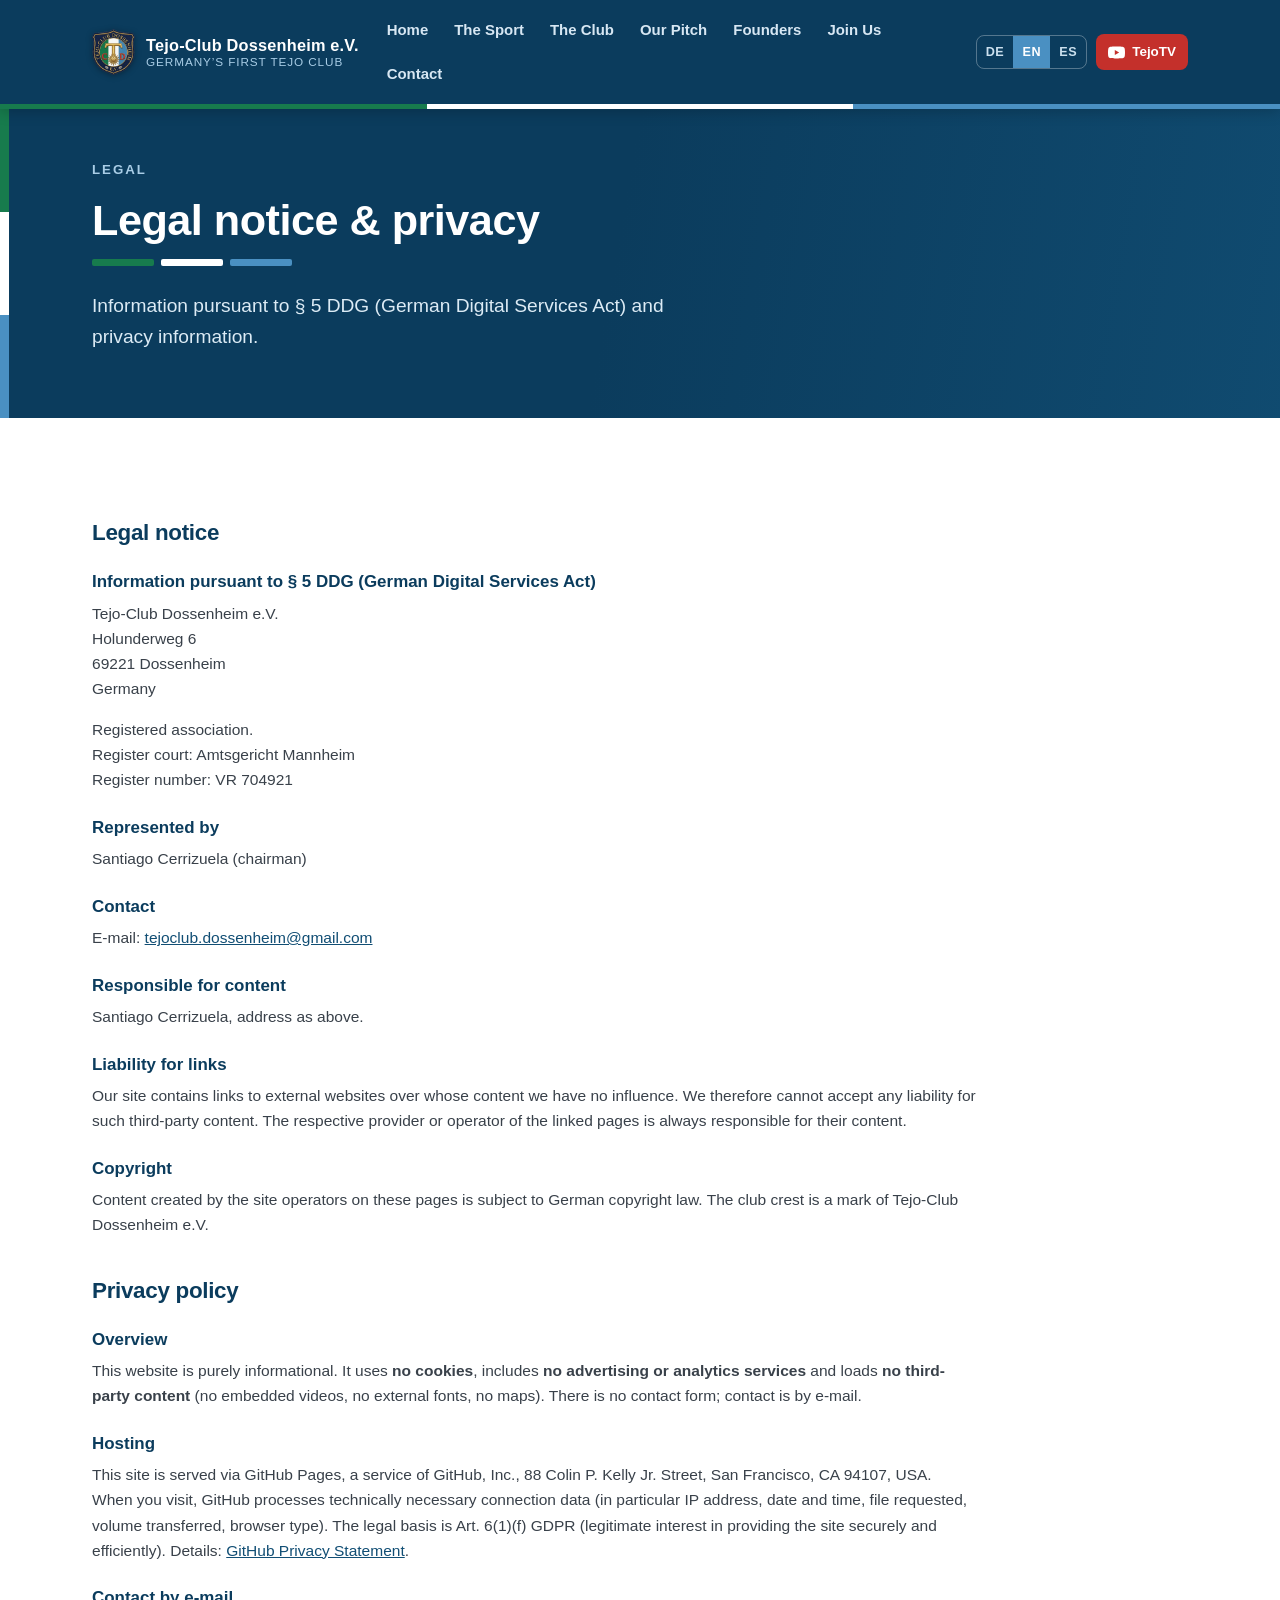
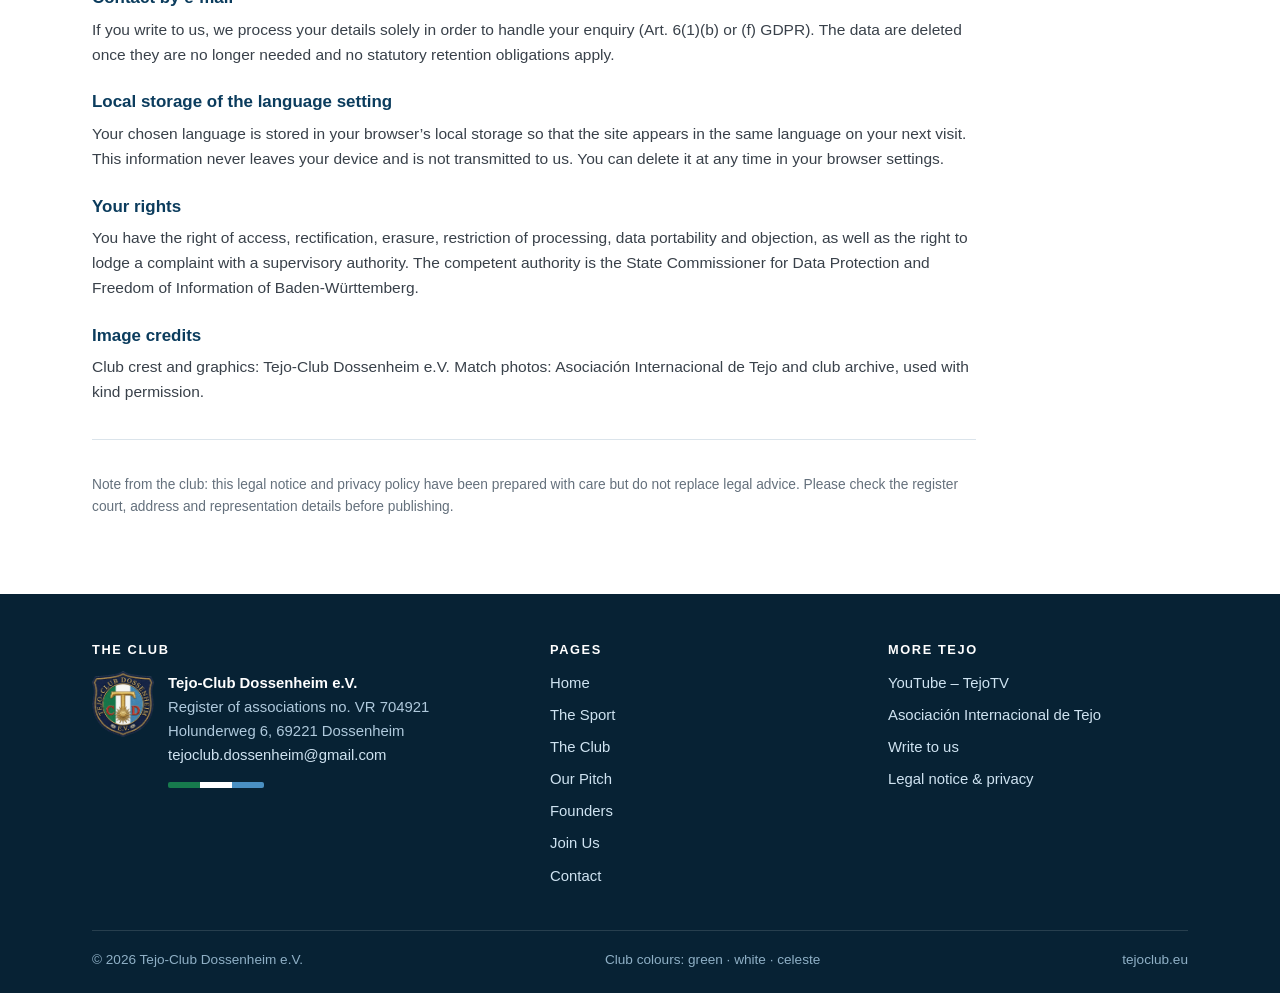
<file: impressum.html>
<!DOCTYPE html>
<html lang="de" data-lang="de">
<head>
<meta charset="utf-8">
<meta name="viewport" content="width=device-width,initial-scale=1">
<title data-de="Impressum &amp; Datenschutz &ndash; Tejo-Club Dossenheim e.V." data-en="Legal notice &amp; privacy &ndash; Tejo-Club Dossenheim e.V." data-es="Aviso legal y privacidad &ndash; Tejo-Club Dossenheim e.V.">Impressum &amp; Datenschutz &ndash; Tejo-Club Dossenheim e.V.</title>
<meta name="description" content="Impressum und Datenschutzerklaerung des Tejo-Club Dossenheim e.V.">
<meta name="author" content="Tejo-Club Dossenheim e.V.">
<link rel="canonical" href="https://tejoclub.eu/impressum.html">
<meta property="og:type" content="website">
<meta property="og:site_name" content="Tejo-Club Dossenheim e.V.">
<meta property="og:title" content="Impressum &amp; Datenschutz &ndash; Tejo-Club Dossenheim e.V.">
<meta property="og:description" content="Impressum und Datenschutzerklaerung des Tejo-Club Dossenheim e.V.">
<meta property="og:url" content="https://tejoclub.eu/impressum.html">
<meta property="og:image" content="https://tejoclub.eu/assets/img/og-image.jpg">
<meta name="twitter:card" content="summary_large_image">
<meta name="theme-color" content="#0B3C5D">
<link rel="icon" href="favicon.ico" sizes="any">
<link rel="icon" type="image/png" href="assets/img/icon-192.png">
<link rel="apple-touch-icon" href="assets/img/apple-touch-icon.png">
<link rel="manifest" href="site.webmanifest">
<link rel="stylesheet" href="assets/css/style.css">
</head>
<body>
<a class="sr" href="#main">Zum Inhalt springen</a>
<header class="site">
  <div class="hbar">
    <a class="brand" href="index.html">
      <img src="assets/img/logo.png" alt="Wappen des Tejo-Club Dossenheim e.V." width="281" height="300">
      <span class="bt"><b>Tejo-Club Dossenheim e.V.</b>
      <span class="tag"><span lang="de">Deutschlands erster Tejo-Verein</span><span lang="en">Germany&rsquo;s first tejo club</span><span lang="es">El primer club de tejo de Alemania</span></span></span>
    </a>
    <button class="burger" aria-label="Men&uuml;" aria-expanded="false"><span></span><span></span><span></span></button>
    <nav class="main"><a href="index.html"><span lang="de">Start</span><span lang="en">Home</span><span lang="es">Inicio</span></a><a href="sport.html"><span lang="de">Der Sport</span><span lang="en">The Sport</span><span lang="es">El deporte</span></a><a href="verein.html"><span lang="de">Der Verein</span><span lang="en">The Club</span><span lang="es">El club</span></a><a href="platz.html"><span lang="de">Unser Platz</span><span lang="en">Our Pitch</span><span lang="es">Nuestra cancha</span></a><a href="gruender.html"><span lang="de">Gr&uuml;nder</span><span lang="en">Founders</span><span lang="es">Fundadores</span></a><a href="mitmachen.html"><span lang="de">Mitmachen</span><span lang="en">Join Us</span><span lang="es">Sumate</span></a><a href="kontakt.html"><span lang="de">Kontakt</span><span lang="en">Contact</span><span lang="es">Contacto</span></a></nav>
    <div class="tools">
      <div class="langsw" role="group" aria-label="Sprache / Language / Idioma">
        <button type="button" data-lang="de" aria-pressed="true">DE</button>
        <button type="button" data-lang="en" aria-pressed="false">EN</button>
        <button type="button" data-lang="es" aria-pressed="false">ES</button>
      </div>
      <a class="yt" href="https://www.youtube.com/@TejoTV" target="_blank" rel="noopener"><svg viewBox="0 0 24 24" aria-hidden="true"><path d="M23.5 6.2a3 3 0 0 0-2.1-2.1C19.5 3.5 12 3.5 12 3.5s-7.5 0-9.4.6A3 3 0 0 0 .5 6.2C0 8.1 0 12 0 12s0 3.9.5 5.8a3 3 0 0 0 2.1 2.1c1.9.6 9.4.6 9.4.6s7.5 0 9.4-.6a3 3 0 0 0 2.1-2.1C24 15.9 24 12 24 12s0-3.9-.5-5.8zM9.6 15.6V8.4l6.2 3.6-6.2 3.6z"/></svg><span>TejoTV</span></a>
    </div>
  </div>
  <div class="flagbar"><i></i><i></i><i></i></div>
</header>
<main id="main">
<section class="hero small">
  <div class="veil"></div><div class="stripes"><i></i><i></i><i></i></div>
  <div class="inner">
    <div>
      <div class="kicker"><span lang="de">Rechtliches</span><span lang="en">Legal</span><span lang="es">Legales</span></div>
      <h1><span lang="de">Impressum &amp; Datenschutz</span><span lang="en">Legal notice &amp; privacy</span><span lang="es">Aviso legal y privacidad</span></h1>
      <div class="flagline"><i></i><i></i><i></i></div>
      <div class="sub"><span lang="de">Angaben gem&auml;&szlig; &sect;&nbsp;5 DDG und Informationen zum Datenschutz.</span><span lang="en">Information pursuant to &sect;&nbsp;5 DDG (German Digital Services Act) and privacy information.</span><span lang="es">Informaci&oacute;n seg&uacute;n el &sect;&nbsp;5 DDG y aviso de privacidad.</span></div>
      
      <div class="btns"></div>
    </div>
    
  </div>
</section><section class="s"><div class="wrap"><div class="legal">
<div lang="de"><h2>Impressum</h2>
<h3>Angaben gem&auml;&szlig; &sect; 5 DDG</h3>
<p>Tejo-Club Dossenheim e.V.<br>Holunderweg 6<br>69221 Dossenheim<br>Deutschland</p>
<p>Eingetragen im Vereinsregister.<br>Registergericht: Amtsgericht Mannheim<br>Registernummer: VR 704921</p>
<h3>Vertreten durch</h3>
<p>Santiago Cerrizuela (Vorsitzender)</p>
<h3>Kontakt</h3>
<p>E-Mail: <a href="mailto:tejoclub.dossenheim@gmail.com">tejoclub.dossenheim@gmail.com</a></p>
<h3>Verantwortlich f&uuml;r den Inhalt</h3>
<p>Santiago Cerrizuela, Anschrift wie oben.</p>
<h3>Haftung f&uuml;r Links</h3>
<p>Unser Angebot enth&auml;lt Links zu externen Websites Dritter, auf deren Inhalte wir keinen Einfluss haben.
Deshalb k&ouml;nnen wir f&uuml;r diese fremden Inhalte auch keine Gew&auml;hr &uuml;bernehmen. F&uuml;r die Inhalte der
verlinkten Seiten ist stets der jeweilige Anbieter oder Betreiber der Seiten verantwortlich.</p>
<h3>Urheberrecht</h3>
<p>Die durch die Seitenbetreiber erstellten Inhalte und Werke auf diesen Seiten unterliegen dem deutschen
Urheberrecht. Das Vereinswappen ist Kennzeichen des Tejo-Club Dossenheim e.V.</p>

<h2>Datenschutzerkl&auml;rung</h2>
<h3>&Uuml;berblick</h3>
<p>Diese Website ist eine reine Informationsseite. Sie verwendet <strong>keine Cookies</strong>, bindet
<strong>keine Werbe- oder Analysedienste</strong> ein und l&auml;dt <strong>keine Inhalte von Drittanbietern</strong>
(keine eingebetteten Videos, keine externen Schriftarten, keine Karten). Es gibt kein Kontaktformular;
die Kontaktaufnahme erfolgt per E-Mail.</p>
<h3>Hosting</h3>
<p>Diese Website wird &uuml;ber GitHub Pages bereitgestellt, einen Dienst der GitHub, Inc., 88 Colin P. Kelly Jr. Street,
San Francisco, CA 94107, USA. Beim Aufruf der Seiten verarbeitet GitHub technisch notwendige Verbindungsdaten
(insbesondere IP-Adresse, Datum und Uhrzeit, aufgerufene Datei, &uuml;bertragene Datenmenge, Browsertyp).
Rechtsgrundlage ist Art. 6 Abs. 1 lit. f DSGVO (berechtigtes Interesse an einer sicheren und effizienten
Bereitstellung des Angebots). Einzelheiten: <a href="https://docs.github.com/en/site-policy/privacy-policies/github-privacy-statement" target="_blank" rel="noopener">GitHub Privacy Statement</a>.</p>
<h3>Kontaktaufnahme per E-Mail</h3>
<p>Wenn Sie uns eine E-Mail schreiben, verarbeiten wir Ihre Angaben ausschlie&szlig;lich zur Bearbeitung Ihrer Anfrage
(Art. 6 Abs. 1 lit. b bzw. f DSGVO). Die Daten werden gel&ouml;scht, sobald sie f&uuml;r den Zweck nicht mehr
erforderlich sind und keine gesetzlichen Aufbewahrungspflichten entgegenstehen.</p>
<h3>Lokale Speicherung der Sprachauswahl</h3>
<p>Die von Ihnen gew&auml;hlte Sprache wird im lokalen Speicher Ihres Browsers (localStorage) abgelegt, damit die
Seite beim n&auml;chsten Besuch in derselben Sprache erscheint. Diese Information verl&auml;sst Ihr Ger&auml;t nicht
und wird nicht an uns &uuml;bertragen. Sie k&ouml;nnen sie jederzeit &uuml;ber die Einstellungen Ihres Browsers l&ouml;schen.</p>
<h3>Ihre Rechte</h3>
<p>Sie haben das Recht auf Auskunft, Berichtigung, L&ouml;schung, Einschr&auml;nkung der Verarbeitung, Daten&uuml;bertragbarkeit
und Widerspruch sowie ein Beschwerderecht bei einer Aufsichtsbeh&ouml;rde. Zust&auml;ndig ist der Landesbeauftragte f&uuml;r
den Datenschutz und die Informationsfreiheit Baden-W&uuml;rttemberg.</p>
<h3>Bildnachweis</h3>
<p>Vereinswappen und Grafiken: Tejo-Club Dossenheim e.V. Spielfotos: Asociaci&oacute;n Internacional de Tejo bzw.
Vereinsarchiv, verwendet mit freundlicher Genehmigung.</p></div>
<div lang="en"><h2>Legal notice</h2>
<h3>Information pursuant to &sect; 5 DDG (German Digital Services Act)</h3>
<p>Tejo-Club Dossenheim e.V.<br>Holunderweg 6<br>69221 Dossenheim<br>Germany</p>
<p>Registered association.<br>Register court: Amtsgericht Mannheim<br>Register number: VR 704921</p>
<h3>Represented by</h3>
<p>Santiago Cerrizuela (chairman)</p>
<h3>Contact</h3>
<p>E-mail: <a href="mailto:tejoclub.dossenheim@gmail.com">tejoclub.dossenheim@gmail.com</a></p>
<h3>Responsible for content</h3>
<p>Santiago Cerrizuela, address as above.</p>
<h3>Liability for links</h3>
<p>Our site contains links to external websites over whose content we have no influence. We therefore cannot
accept any liability for such third-party content. The respective provider or operator of the linked pages is
always responsible for their content.</p>
<h3>Copyright</h3>
<p>Content created by the site operators on these pages is subject to German copyright law. The club crest is a
mark of Tejo-Club Dossenheim e.V.</p>

<h2>Privacy policy</h2>
<h3>Overview</h3>
<p>This website is purely informational. It uses <strong>no cookies</strong>, includes <strong>no advertising or
analytics services</strong> and loads <strong>no third-party content</strong> (no embedded videos, no external fonts,
no maps). There is no contact form; contact is by e-mail.</p>
<h3>Hosting</h3>
<p>This site is served via GitHub Pages, a service of GitHub, Inc., 88 Colin P. Kelly Jr. Street, San Francisco,
CA 94107, USA. When you visit, GitHub processes technically necessary connection data (in particular IP address,
date and time, file requested, volume transferred, browser type). The legal basis is Art. 6(1)(f) GDPR (legitimate
interest in providing the site securely and efficiently). Details:
<a href="https://docs.github.com/en/site-policy/privacy-policies/github-privacy-statement" target="_blank" rel="noopener">GitHub Privacy Statement</a>.</p>
<h3>Contact by e-mail</h3>
<p>If you write to us, we process your details solely in order to handle your enquiry (Art. 6(1)(b) or (f) GDPR).
The data are deleted once they are no longer needed and no statutory retention obligations apply.</p>
<h3>Local storage of the language setting</h3>
<p>Your chosen language is stored in your browser&rsquo;s local storage so that the site appears in the same language
on your next visit. This information never leaves your device and is not transmitted to us. You can delete it at
any time in your browser settings.</p>
<h3>Your rights</h3>
<p>You have the right of access, rectification, erasure, restriction of processing, data portability and objection,
as well as the right to lodge a complaint with a supervisory authority. The competent authority is the State
Commissioner for Data Protection and Freedom of Information of Baden-W&uuml;rttemberg.</p>
<h3>Image credits</h3>
<p>Club crest and graphics: Tejo-Club Dossenheim e.V. Match photos: Asociaci&oacute;n Internacional de Tejo and club
archive, used with kind permission.</p></div>
<div lang="es"><h2>Aviso legal</h2>
<h3>Datos seg&uacute;n el &sect; 5 DDG (ley alemana de servicios digitales)</h3>
<p>Tejo-Club Dossenheim e.V.<br>Holunderweg 6<br>69221 Dossenheim<br>Alemania</p>
<p>Asociaci&oacute;n inscripta.<br>Registro: Amtsgericht Mannheim<br>N&uacute;mero: VR 704921</p>
<h3>Representada por</h3>
<p>Santiago Cerrizuela (presidente)</p>
<h3>Contacto</h3>
<p>Correo: <a href="mailto:tejoclub.dossenheim@gmail.com">tejoclub.dossenheim@gmail.com</a></p>
<h3>Responsable del contenido</h3>
<p>Santiago Cerrizuela, domicilio indicado arriba.</p>
<h3>Responsabilidad por enlaces</h3>
<p>Este sitio contiene enlaces a p&aacute;ginas externas sobre cuyo contenido no tenemos influencia, por lo que no
podemos asumir responsabilidad alguna por ellos. Del contenido de las p&aacute;ginas enlazadas responde siempre su
respectivo proveedor u operador.</p>
<h3>Derechos de autor</h3>
<p>Los contenidos creados por los responsables de este sitio est&aacute;n protegidos por la legislaci&oacute;n alemana de
derechos de autor. El escudo es distintivo del Tejo-Club Dossenheim e.V.</p>

<h2>Pol&iacute;tica de privacidad</h2>
<h3>Resumen</h3>
<p>Este sitio es puramente informativo. No utiliza <strong>cookies</strong>, no incorpora <strong>servicios de
publicidad ni de anal&iacute;tica</strong> y no carga <strong>contenido de terceros</strong> (ni videos incrustados, ni
fuentes externas, ni mapas). No hay formulario de contacto: la comunicaci&oacute;n es por correo electr&oacute;nico.</p>
<h3>Alojamiento</h3>
<p>El sitio se publica mediante GitHub Pages, servicio de GitHub, Inc., 88 Colin P. Kelly Jr. Street, San Francisco,
CA 94107, EE.&nbsp;UU. Al visitarlo, GitHub procesa datos de conexi&oacute;n t&eacute;cnicamente necesarios (en particular
direcci&oacute;n IP, fecha y hora, archivo solicitado, volumen transferido y tipo de navegador). La base jur&iacute;dica es
el art. 6(1)(f) del RGPD (inter&eacute;s leg&iacute;timo en ofrecer el sitio de forma segura y eficiente). Detalles:
<a href="https://docs.github.com/en/site-policy/privacy-policies/github-privacy-statement" target="_blank" rel="noopener">GitHub Privacy Statement</a>.</p>
<h3>Contacto por correo</h3>
<p>Si nos escribe, tratamos sus datos exclusivamente para gestionar su consulta (art. 6(1)(b) o (f) del RGPD). Los
datos se eliminan cuando dejan de ser necesarios y no existe obligaci&oacute;n legal de conservarlos.</p>
<h3>Almacenamiento local del idioma</h3>
<p>El idioma elegido se guarda en el almacenamiento local de su navegador para que el sitio aparezca en el mismo
idioma en la pr&oacute;xima visita. Esa informaci&oacute;n no sale de su dispositivo ni se nos transmite. Puede borrarla
en cualquier momento desde la configuraci&oacute;n del navegador.</p>
<h3>Sus derechos</h3>
<p>Tiene derecho de acceso, rectificaci&oacute;n, supresi&oacute;n, limitaci&oacute;n del tratamiento, portabilidad y
oposici&oacute;n, as&iacute; como a presentar una reclamaci&oacute;n ante una autoridad de control. La autoridad competente es
el Comisionado de Protecci&oacute;n de Datos y Libertad de Informaci&oacute;n de Baden-W&uuml;rttemberg.</p>
<h3>Cr&eacute;ditos de im&aacute;genes</h3>
<p>Escudo y gr&aacute;ficos: Tejo-Club Dossenheim e.V. Fotos de juego: Asociaci&oacute;n Internacional de Tejo y archivo del
club, utilizadas con autorizaci&oacute;n.</p></div>
<hr style="margin:34px 0;border:0;border-top:1px solid var(--line)">
<p style="font-size:.86rem;color:#64707C"><span lang="de">Hinweis des Vereins: Dieses Impressum und die Datenschutzerkl&auml;rung sind sorgf&auml;ltig erstellt, ersetzen aber keine Rechtsberatung. Bitte pr&uuml;fen Sie insbesondere Registergericht, Anschrift und Vertretungsangaben vor der Ver&ouml;ffentlichung.</span><span lang="en">Note from the club: this legal notice and privacy policy have been prepared with care but do not replace legal advice. Please check the register court, address and representation details before publishing.</span><span lang="es">Nota del club: este aviso legal y la pol&iacute;tica de privacidad se redactaron con cuidado, pero no sustituyen al asesoramiento jur&iacute;dico. Verifique el registro, el domicilio y la representaci&oacute;n antes de publicar.</span></p>
</div></div></section></main>
<footer class="site">
  <div class="wrap">
    <div class="fgrid">
      <div>
        <h4><span lang="de">Der Verein</span><span lang="en">The club</span><span lang="es">El club</span></h4>
        <div class="fbrand">
          <img src="assets/img/logo.png" alt="">
          <div>
            <p><strong style="color:#fff">Tejo-Club Dossenheim e.V.</strong><br>
            <span lang="de">Vereinsregister-Nr. VR 704921</span><span lang="en">Register of associations no. VR 704921</span><span lang="es">N&uacute;m. de registro VR 704921</span><br>
            Holunderweg 6, 69221 Dossenheim<br>
            <a href="mailto:tejoclub.dossenheim@gmail.com">tejoclub.dossenheim@gmail.com</a></p>
            <div class="flagbar" style="width:96px;height:6px;border-radius:2px;overflow:hidden"><i></i><i></i><i></i></div>
          </div>
        </div>
      </div>
      <div>
        <h4><span lang="de">Seiten</span><span lang="en">Pages</span><span lang="es">P&aacute;ginas</span></h4>
        <ul><li><a href="index.html"><span lang="de">Start</span><span lang="en">Home</span><span lang="es">Inicio</span></a></li><li><a href="sport.html"><span lang="de">Der Sport</span><span lang="en">The Sport</span><span lang="es">El deporte</span></a></li><li><a href="verein.html"><span lang="de">Der Verein</span><span lang="en">The Club</span><span lang="es">El club</span></a></li><li><a href="platz.html"><span lang="de">Unser Platz</span><span lang="en">Our Pitch</span><span lang="es">Nuestra cancha</span></a></li><li><a href="gruender.html"><span lang="de">Gr&uuml;nder</span><span lang="en">Founders</span><span lang="es">Fundadores</span></a></li><li><a href="mitmachen.html"><span lang="de">Mitmachen</span><span lang="en">Join Us</span><span lang="es">Sumate</span></a></li><li><a href="kontakt.html"><span lang="de">Kontakt</span><span lang="en">Contact</span><span lang="es">Contacto</span></a></li></ul>
      </div>
      <div>
        <h4><span lang="de">Mehr Tejo</span><span lang="en">More tejo</span><span lang="es">M&aacute;s tejo</span></h4>
        <ul>
          <li><a href="https://www.youtube.com/@TejoTV" target="_blank" rel="noopener">YouTube &ndash; TejoTV</a></li>
          <li><a href="https://www.aitejo.com" target="_blank" rel="noopener">Asociaci&oacute;n Internacional de Tejo</a></li>
          <li><a href="mailto:tejoclub.dossenheim@gmail.com"><span lang="de">Schreib uns</span><span lang="en">Write to us</span><span lang="es">Escribinos</span></a></li>
          <li><a href="impressum.html"><span lang="de">Impressum &amp; Datenschutz</span><span lang="en">Legal notice &amp; privacy</span><span lang="es">Aviso legal y privacidad</span></a></li>
        </ul>
      </div>
    </div>
    <div class="fbot">
      <div>&copy; 2026 Tejo-Club Dossenheim e.V.</div>
      <div><span lang="de">Vereinsfarben: Gr&uuml;n &middot; Wei&szlig; &middot; Celeste</span><span lang="en">Club colours: green &middot; white &middot; celeste</span><span lang="es">Colores del club: verde &middot; blanco &middot; celeste</span></div>
      <div>tejoclub.eu</div>
    </div>
  </div>
</footer>
<script src="assets/js/site.js"></script>
</body>
</html>
</file>
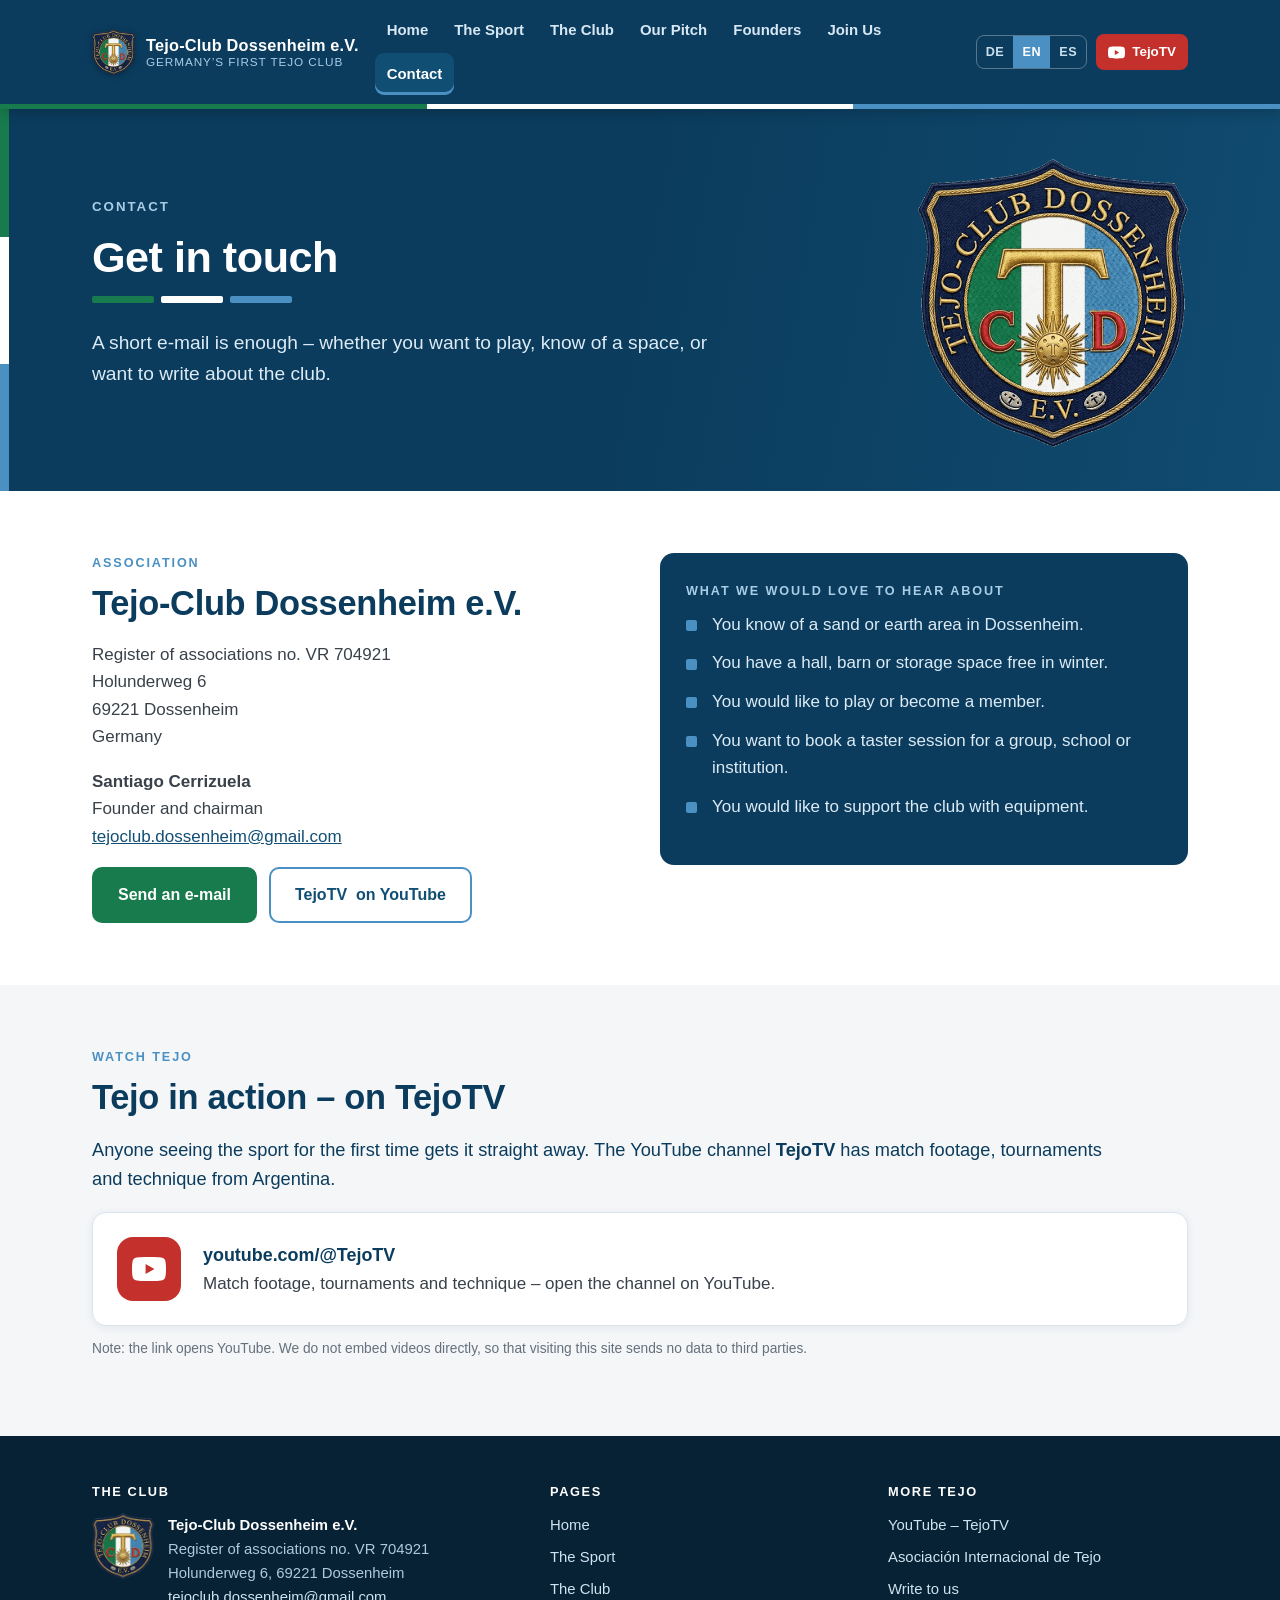
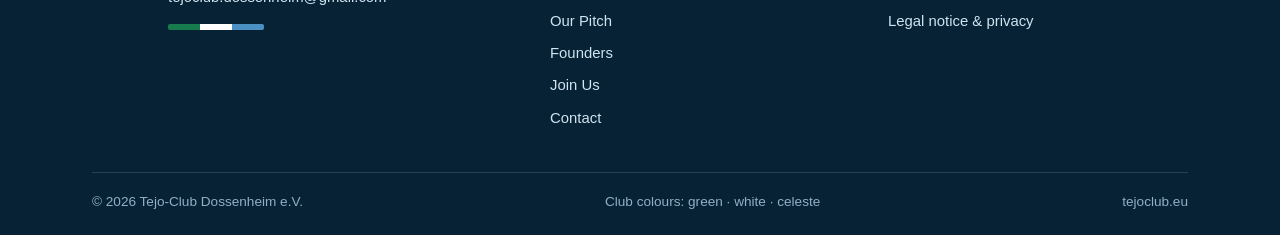
<file: kontakt.html>
<!DOCTYPE html>
<html lang="de" data-lang="de">
<head>
<meta charset="utf-8">
<meta name="viewport" content="width=device-width,initial-scale=1">
<title data-de="Kontakt &ndash; Tejo-Club Dossenheim e.V." data-en="Contact &ndash; Tejo-Club Dossenheim e.V." data-es="Contacto &ndash; Tejo-Club Dossenheim e.V.">Kontakt &ndash; Tejo-Club Dossenheim e.V.</title>
<meta name="description" content="Kontakt zum Tejo-Club Dossenheim e.V.">
<meta name="author" content="Tejo-Club Dossenheim e.V.">
<link rel="canonical" href="https://tejoclub.eu/kontakt.html">
<meta property="og:type" content="website">
<meta property="og:site_name" content="Tejo-Club Dossenheim e.V.">
<meta property="og:title" content="Kontakt &ndash; Tejo-Club Dossenheim e.V.">
<meta property="og:description" content="Kontakt zum Tejo-Club Dossenheim e.V.">
<meta property="og:url" content="https://tejoclub.eu/kontakt.html">
<meta property="og:image" content="https://tejoclub.eu/assets/img/og-image.jpg">
<meta name="twitter:card" content="summary_large_image">
<meta name="theme-color" content="#0B3C5D">
<link rel="icon" href="favicon.ico" sizes="any">
<link rel="icon" type="image/png" href="assets/img/icon-192.png">
<link rel="apple-touch-icon" href="assets/img/apple-touch-icon.png">
<link rel="manifest" href="site.webmanifest">
<link rel="stylesheet" href="assets/css/style.css">
</head>
<body>
<a class="sr" href="#main">Zum Inhalt springen</a>
<header class="site">
  <div class="hbar">
    <a class="brand" href="index.html">
      <img src="assets/img/logo.png" alt="Wappen des Tejo-Club Dossenheim e.V." width="281" height="300">
      <span class="bt"><b>Tejo-Club Dossenheim e.V.</b>
      <span class="tag"><span lang="de">Deutschlands erster Tejo-Verein</span><span lang="en">Germany&rsquo;s first tejo club</span><span lang="es">El primer club de tejo de Alemania</span></span></span>
    </a>
    <button class="burger" aria-label="Men&uuml;" aria-expanded="false"><span></span><span></span><span></span></button>
    <nav class="main"><a href="index.html"><span lang="de">Start</span><span lang="en">Home</span><span lang="es">Inicio</span></a><a href="sport.html"><span lang="de">Der Sport</span><span lang="en">The Sport</span><span lang="es">El deporte</span></a><a href="verein.html"><span lang="de">Der Verein</span><span lang="en">The Club</span><span lang="es">El club</span></a><a href="platz.html"><span lang="de">Unser Platz</span><span lang="en">Our Pitch</span><span lang="es">Nuestra cancha</span></a><a href="gruender.html"><span lang="de">Gr&uuml;nder</span><span lang="en">Founders</span><span lang="es">Fundadores</span></a><a href="mitmachen.html"><span lang="de">Mitmachen</span><span lang="en">Join Us</span><span lang="es">Sumate</span></a><a href="kontakt.html" class="active"><span lang="de">Kontakt</span><span lang="en">Contact</span><span lang="es">Contacto</span></a></nav>
    <div class="tools">
      <div class="langsw" role="group" aria-label="Sprache / Language / Idioma">
        <button type="button" data-lang="de" aria-pressed="true">DE</button>
        <button type="button" data-lang="en" aria-pressed="false">EN</button>
        <button type="button" data-lang="es" aria-pressed="false">ES</button>
      </div>
      <a class="yt" href="https://www.youtube.com/@TejoTV" target="_blank" rel="noopener"><svg viewBox="0 0 24 24" aria-hidden="true"><path d="M23.5 6.2a3 3 0 0 0-2.1-2.1C19.5 3.5 12 3.5 12 3.5s-7.5 0-9.4.6A3 3 0 0 0 .5 6.2C0 8.1 0 12 0 12s0 3.9.5 5.8a3 3 0 0 0 2.1 2.1c1.9.6 9.4.6 9.4.6s7.5 0 9.4-.6a3 3 0 0 0 2.1-2.1C24 15.9 24 12 24 12s0-3.9-.5-5.8zM9.6 15.6V8.4l6.2 3.6-6.2 3.6z"/></svg><span>TejoTV</span></a>
    </div>
  </div>
  <div class="flagbar"><i></i><i></i><i></i></div>
</header>
<main id="main">
<section class="hero small">
  <div class="veil"></div><div class="stripes"><i></i><i></i><i></i></div>
  <div class="inner">
    <div>
      <div class="kicker"><span lang="de">Kontakt</span><span lang="en">Contact</span><span lang="es">Contacto</span></div>
      <h1><span lang="de">Schreib uns</span><span lang="en">Get in touch</span><span lang="es">Escribinos</span></h1>
      <div class="flagline"><i></i><i></i><i></i></div>
      <div class="sub"><span lang="de">Eine kurze E-Mail gen&uuml;gt &ndash; ob du mitspielen willst, eine Fl&auml;che kennst oder &uuml;ber den Verein berichten m&ouml;chtest.</span><span lang="en">A short e-mail is enough &ndash; whether you want to play, know of a space, or want to write about the club.</span><span lang="es">Con un correo breve alcanza: para jugar, para contarnos de un lugar o para escribir sobre el club.</span></div>
      
      <div class="btns"></div>
    </div>
    <img class="crest" src="assets/img/logo-512.png" alt="Vereinswappen Tejo-Club Dossenheim e.V.">
  </div>
</section><section class="s"><div class="wrap">
  <div class="two">
    <div>
      <div class="eyebrow"><span lang="de">Verein</span><span lang="en">Association</span><span lang="es">Asociaci&oacute;n</span></div>
      <h2>Tejo-Club Dossenheim e.V.</h2>
      <p>
        <span lang="de">Vereinsregister-Nr.</span><span lang="en">Register of associations no.</span><span lang="es">N&uacute;m. de registro</span> VR 704921<br>
        Holunderweg 6<br>69221 Dossenheim<br><span lang="de">Deutschland</span><span lang="en">Germany</span><span lang="es">Alemania</span>
      </p>
      <p>
        <strong>Santiago Cerrizuela</strong><br>
        <span lang="de">Gr&uuml;nder und Vorsitzender</span><span lang="en">Founder and chairman</span><span lang="es">Fundador y presidente</span><br>
        <a href="mailto:tejoclub.dossenheim@gmail.com">tejoclub.dossenheim@gmail.com</a>
      </p>
      <div class="btns">
        <a class="btn btn-p" href="mailto:tejoclub.dossenheim@gmail.com?subject=Tejo-Club%20Dossenheim"><span lang="de">E-Mail schreiben</span><span lang="en">Send an e-mail</span><span lang="es">Escribir un correo</span></a>
        <a class="btn btn-o" href="https://www.youtube.com/@TejoTV" target="_blank" rel="noopener">TejoTV <span lang="de">auf YouTube</span><span lang="en">on YouTube</span><span lang="es">en YouTube</span></a>
      </div>
    </div>
    <div class="panel">
      <div class="eyebrow"><span lang="de">Wobei wir uns besonders freuen</span><span lang="en">What we would love to hear about</span><span lang="es">Lo que m&aacute;s nos interesa</span></div>
      <div lang="de"><ul class="bullets"><li>Du kennst eine Sand- oder Erdfl&auml;che in Dossenheim.</li><li>Du hast im Winter eine Halle, eine Scheune oder eine Lagerfl&auml;che frei.</li><li>Du m&ouml;chtest mitspielen oder Mitglied werden.</li><li>Du willst eine Gruppe, Schule oder Einrichtung f&uuml;r einen Schnuppertermin anmelden.</li><li>Du m&ouml;chtest den Verein mit Spielmaterial unterst&uuml;tzen.</li></ul></div>
<div lang="en"><ul class="bullets"><li>You know of a sand or earth area in Dossenheim.</li><li>You have a hall, barn or storage space free in winter.</li><li>You would like to play or become a member.</li><li>You want to book a taster session for a group, school or institution.</li><li>You would like to support the club with equipment.</li></ul></div>
<div lang="es"><ul class="bullets"><li>Conoc&eacute;s una superficie de arena o tierra en Dossenheim.</li><li>Ten&eacute;s un galp&oacute;n, un dep&oacute;sito o un gimnasio libre en invierno.</li><li>Quer&eacute;s jugar o hacerte socio.</li><li>Quer&eacute;s anotar a un grupo, una escuela o una instituci&oacute;n para una jornada de prueba.</li><li>Quer&eacute;s apoyar al club con material de juego.</li></ul></div>
    </div>
  </div>
</div></section><section class="s alt"><div class="wrap">
  <div class="eyebrow"><span lang="de">Tejo sehen</span><span lang="en">Watch tejo</span><span lang="es">Ver&eacute; tejo</span></div>
  <h2><span lang="de">Tejo in Bewegung &ndash; auf TejoTV</span><span lang="en">Tejo in action &ndash; on TejoTV</span><span lang="es">El tejo en movimiento &ndash; en TejoTV</span></h2>
  <p class="lede"><span lang="de">Wer den Sport zum ersten Mal sieht, versteht ihn sofort. Auf dem YouTube-Kanal <strong>TejoTV</strong> gibt es Spielszenen, Turniere und Technik aus Argentinien.</span><span lang="en">Anyone seeing the sport for the first time gets it straight away. The YouTube channel <strong>TejoTV</strong> has match footage, tournaments and technique from Argentina.</span><span lang="es">Quien ve el deporte por primera vez lo entiende enseguida. En el canal de YouTube <strong>TejoTV</strong> hay partidos, torneos y t&eacute;cnica desde Argentina.</span></p>
  <a class="ytcard" href="https://www.youtube.com/@TejoTV" target="_blank" rel="noopener">
    <span class="ic"><svg viewBox="0 0 24 24" aria-hidden="true"><path d="M23.5 6.2a3 3 0 0 0-2.1-2.1C19.5 3.5 12 3.5 12 3.5s-7.5 0-9.4.6A3 3 0 0 0 .5 6.2C0 8.1 0 12 0 12s0 3.9.5 5.8a3 3 0 0 0 2.1 2.1c1.9.6 9.4.6 9.4.6s7.5 0 9.4-.6a3 3 0 0 0 2.1-2.1C24 15.9 24 12 24 12s0-3.9-.5-5.8zM9.6 15.6V8.4l6.2 3.6-6.2 3.6z"/></svg></span>
    <span><b>youtube.com/@TejoTV</b>
    <span lang="de">Spielszenen, Turniere und Technik &ndash; den Kanal auf YouTube &ouml;ffnen.</span><span lang="en">Match footage, tournaments and technique &ndash; open the channel on YouTube.</span><span lang="es">Partidos, torneos y t&eacute;cnica &ndash; abrir el canal en YouTube.</span></span>
  </a>
  <p style="font-size:.86rem;color:#64707C;margin-top:12px"><span lang="de">Hinweis: Der Link f&uuml;hrt zu YouTube. Wir binden keine Videos direkt ein, damit beim Besuch dieser Seite keine Daten an Dritte gehen.</span><span lang="en">Note: the link opens YouTube. We do not embed videos directly, so that visiting this site sends no data to third parties.</span><span lang="es">Nota: el enlace abre YouTube. No incrustamos videos para que visitar esta p&aacute;gina no env&iacute;e datos a terceros.</span></p>
</div></section></main>
<footer class="site">
  <div class="wrap">
    <div class="fgrid">
      <div>
        <h4><span lang="de">Der Verein</span><span lang="en">The club</span><span lang="es">El club</span></h4>
        <div class="fbrand">
          <img src="assets/img/logo.png" alt="">
          <div>
            <p><strong style="color:#fff">Tejo-Club Dossenheim e.V.</strong><br>
            <span lang="de">Vereinsregister-Nr. VR 704921</span><span lang="en">Register of associations no. VR 704921</span><span lang="es">N&uacute;m. de registro VR 704921</span><br>
            Holunderweg 6, 69221 Dossenheim<br>
            <a href="mailto:tejoclub.dossenheim@gmail.com">tejoclub.dossenheim@gmail.com</a></p>
            <div class="flagbar" style="width:96px;height:6px;border-radius:2px;overflow:hidden"><i></i><i></i><i></i></div>
          </div>
        </div>
      </div>
      <div>
        <h4><span lang="de">Seiten</span><span lang="en">Pages</span><span lang="es">P&aacute;ginas</span></h4>
        <ul><li><a href="index.html"><span lang="de">Start</span><span lang="en">Home</span><span lang="es">Inicio</span></a></li><li><a href="sport.html"><span lang="de">Der Sport</span><span lang="en">The Sport</span><span lang="es">El deporte</span></a></li><li><a href="verein.html"><span lang="de">Der Verein</span><span lang="en">The Club</span><span lang="es">El club</span></a></li><li><a href="platz.html"><span lang="de">Unser Platz</span><span lang="en">Our Pitch</span><span lang="es">Nuestra cancha</span></a></li><li><a href="gruender.html"><span lang="de">Gr&uuml;nder</span><span lang="en">Founders</span><span lang="es">Fundadores</span></a></li><li><a href="mitmachen.html"><span lang="de">Mitmachen</span><span lang="en">Join Us</span><span lang="es">Sumate</span></a></li><li><a href="kontakt.html"><span lang="de">Kontakt</span><span lang="en">Contact</span><span lang="es">Contacto</span></a></li></ul>
      </div>
      <div>
        <h4><span lang="de">Mehr Tejo</span><span lang="en">More tejo</span><span lang="es">M&aacute;s tejo</span></h4>
        <ul>
          <li><a href="https://www.youtube.com/@TejoTV" target="_blank" rel="noopener">YouTube &ndash; TejoTV</a></li>
          <li><a href="https://www.aitejo.com" target="_blank" rel="noopener">Asociaci&oacute;n Internacional de Tejo</a></li>
          <li><a href="mailto:tejoclub.dossenheim@gmail.com"><span lang="de">Schreib uns</span><span lang="en">Write to us</span><span lang="es">Escribinos</span></a></li>
          <li><a href="impressum.html"><span lang="de">Impressum &amp; Datenschutz</span><span lang="en">Legal notice &amp; privacy</span><span lang="es">Aviso legal y privacidad</span></a></li>
        </ul>
      </div>
    </div>
    <div class="fbot">
      <div>&copy; 2026 Tejo-Club Dossenheim e.V.</div>
      <div><span lang="de">Vereinsfarben: Gr&uuml;n &middot; Wei&szlig; &middot; Celeste</span><span lang="en">Club colours: green &middot; white &middot; celeste</span><span lang="es">Colores del club: verde &middot; blanco &middot; celeste</span></div>
      <div>tejoclub.eu</div>
    </div>
  </div>
</footer>
<script src="assets/js/site.js"></script>
</body>
</html>
</file>
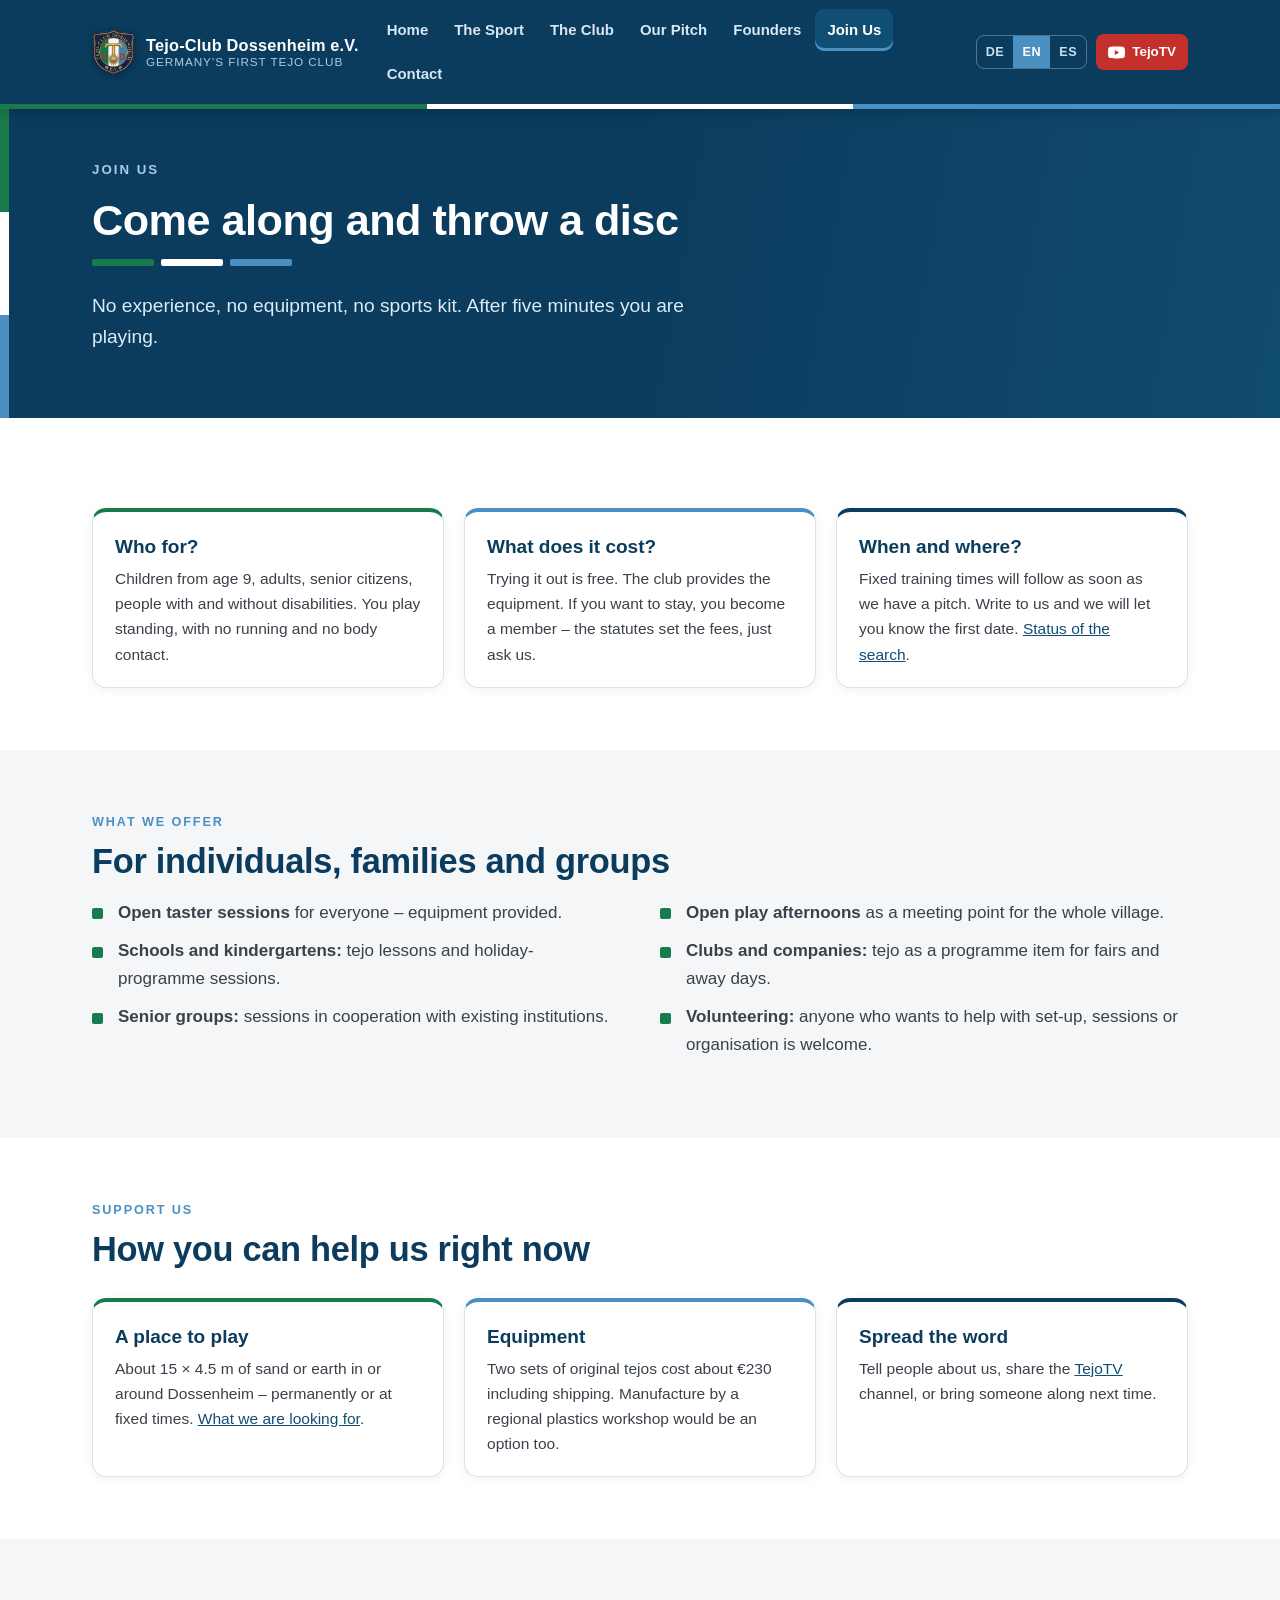
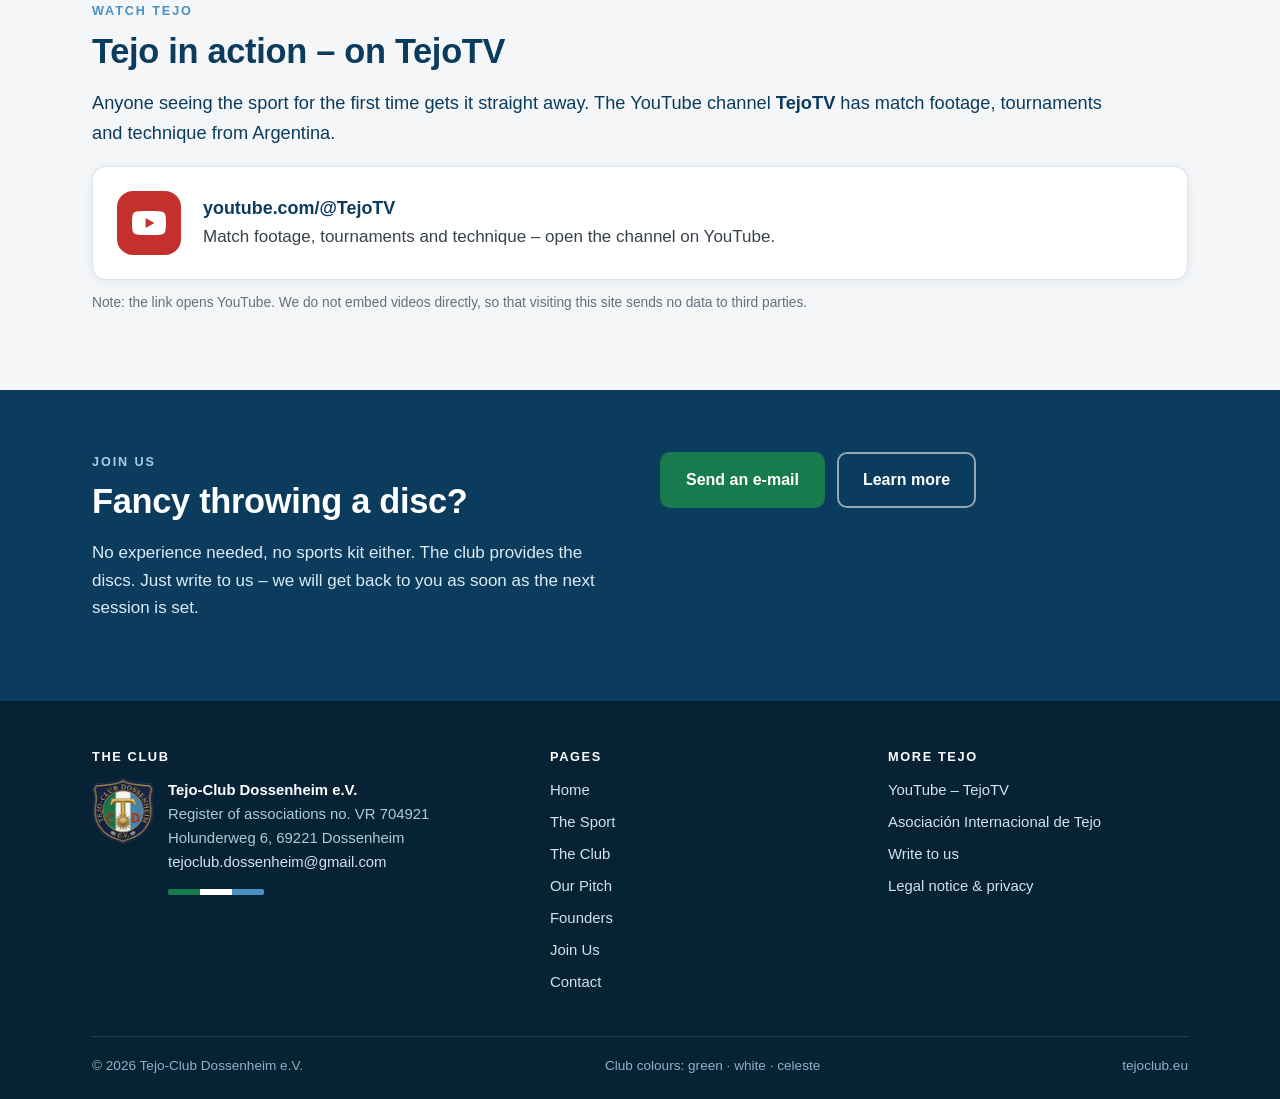
<file: mitmachen.html>
<!DOCTYPE html>
<html lang="de" data-lang="de">
<head>
<meta charset="utf-8">
<meta name="viewport" content="width=device-width,initial-scale=1">
<title data-de="Mitmachen &ndash; Tejo-Club Dossenheim e.V." data-en="Join us &ndash; Tejo-Club Dossenheim e.V." data-es="Sumate &ndash; Tejo-Club Dossenheim e.V.">Mitmachen &ndash; Tejo-Club Dossenheim e.V.</title>
<meta name="description" content="Mitspielen kostet nichts: Material stellt der Verein, Vorkenntnisse braucht es keine. Offen ab 9 Jahren.">
<meta name="author" content="Tejo-Club Dossenheim e.V.">
<link rel="canonical" href="https://tejoclub.eu/mitmachen.html">
<meta property="og:type" content="website">
<meta property="og:site_name" content="Tejo-Club Dossenheim e.V.">
<meta property="og:title" content="Mitmachen &ndash; Tejo-Club Dossenheim e.V.">
<meta property="og:description" content="Mitspielen kostet nichts: Material stellt der Verein, Vorkenntnisse braucht es keine. Offen ab 9 Jahren.">
<meta property="og:url" content="https://tejoclub.eu/mitmachen.html">
<meta property="og:image" content="https://tejoclub.eu/assets/img/og-image.jpg">
<meta name="twitter:card" content="summary_large_image">
<meta name="theme-color" content="#0B3C5D">
<link rel="icon" href="favicon.ico" sizes="any">
<link rel="icon" type="image/png" href="assets/img/icon-192.png">
<link rel="apple-touch-icon" href="assets/img/apple-touch-icon.png">
<link rel="manifest" href="site.webmanifest">
<link rel="stylesheet" href="assets/css/style.css">
</head>
<body>
<a class="sr" href="#main">Zum Inhalt springen</a>
<header class="site">
  <div class="hbar">
    <a class="brand" href="index.html">
      <img src="assets/img/logo.png" alt="Wappen des Tejo-Club Dossenheim e.V." width="281" height="300">
      <span class="bt"><b>Tejo-Club Dossenheim e.V.</b>
      <span class="tag"><span lang="de">Deutschlands erster Tejo-Verein</span><span lang="en">Germany&rsquo;s first tejo club</span><span lang="es">El primer club de tejo de Alemania</span></span></span>
    </a>
    <button class="burger" aria-label="Men&uuml;" aria-expanded="false"><span></span><span></span><span></span></button>
    <nav class="main"><a href="index.html"><span lang="de">Start</span><span lang="en">Home</span><span lang="es">Inicio</span></a><a href="sport.html"><span lang="de">Der Sport</span><span lang="en">The Sport</span><span lang="es">El deporte</span></a><a href="verein.html"><span lang="de">Der Verein</span><span lang="en">The Club</span><span lang="es">El club</span></a><a href="platz.html"><span lang="de">Unser Platz</span><span lang="en">Our Pitch</span><span lang="es">Nuestra cancha</span></a><a href="gruender.html"><span lang="de">Gr&uuml;nder</span><span lang="en">Founders</span><span lang="es">Fundadores</span></a><a href="mitmachen.html" class="active"><span lang="de">Mitmachen</span><span lang="en">Join Us</span><span lang="es">Sumate</span></a><a href="kontakt.html"><span lang="de">Kontakt</span><span lang="en">Contact</span><span lang="es">Contacto</span></a></nav>
    <div class="tools">
      <div class="langsw" role="group" aria-label="Sprache / Language / Idioma">
        <button type="button" data-lang="de" aria-pressed="true">DE</button>
        <button type="button" data-lang="en" aria-pressed="false">EN</button>
        <button type="button" data-lang="es" aria-pressed="false">ES</button>
      </div>
      <a class="yt" href="https://www.youtube.com/@TejoTV" target="_blank" rel="noopener"><svg viewBox="0 0 24 24" aria-hidden="true"><path d="M23.5 6.2a3 3 0 0 0-2.1-2.1C19.5 3.5 12 3.5 12 3.5s-7.5 0-9.4.6A3 3 0 0 0 .5 6.2C0 8.1 0 12 0 12s0 3.9.5 5.8a3 3 0 0 0 2.1 2.1c1.9.6 9.4.6 9.4.6s7.5 0 9.4-.6a3 3 0 0 0 2.1-2.1C24 15.9 24 12 24 12s0-3.9-.5-5.8zM9.6 15.6V8.4l6.2 3.6-6.2 3.6z"/></svg><span>TejoTV</span></a>
    </div>
  </div>
  <div class="flagbar"><i></i><i></i><i></i></div>
</header>
<main id="main">
<section class="hero small">
  <div class="veil"></div><div class="stripes"><i></i><i></i><i></i></div>
  <div class="inner">
    <div>
      <div class="kicker"><span lang="de">Mitmachen</span><span lang="en">Join us</span><span lang="es">Sumate</span></div>
      <h1><span lang="de">Komm vorbei und wirf eine Scheibe</span><span lang="en">Come along and throw a disc</span><span lang="es">Ven&iacute; a tirar un tejo</span></h1>
      <div class="flagline"><i></i><i></i><i></i></div>
      <div class="sub"><span lang="de">Keine Vorkenntnisse, keine Ausr&uuml;stung, keine Sportkleidung. Nach f&uuml;nf Minuten bist du dabei.</span><span lang="en">No experience, no equipment, no sports kit. After five minutes you are playing.</span><span lang="es">Sin experiencia, sin equipo y sin ropa deportiva. A los cinco minutos ya estás jugando.</span></div>
      
      <div class="btns"></div>
    </div>
    
  </div>
</section><section class="s"><div class="wrap">
  <div class="cards"><article class="card a-green"><h3><span lang="de">F&uuml;r wen?</span><span lang="en">Who for?</span><span lang="es">&iquest;Para qui&eacute;n?</span></h3><div class="card-b"><div lang="de"><p>Kinder ab 9&nbsp;Jahren, Erwachsene, Seniorinnen und Senioren, Menschen mit und ohne Behinderung. Gespielt wird im Stehen, ohne Laufwege und ohne K&ouml;rperkontakt.</p></div>
<div lang="en"><p>Children from age 9, adults, senior citizens, people with and without disabilities. You play standing, with no running and no body contact.</p></div>
<div lang="es"><p>Chicos desde los 9 a&ntilde;os, adultos, personas mayores, con y sin discapacidad. Se juega de pie, sin correr y sin contacto f&iacute;sico.</p></div></div></article><article class="card a-cel"><h3><span lang="de">Was kostet es?</span><span lang="en">What does it cost?</span><span lang="es">&iquest;Cu&aacute;nto cuesta?</span></h3><div class="card-b"><div lang="de"><p>Reinschnuppern kostet nichts. Das Material stellt der Verein. Wer dauerhaft dabei bleiben m&ouml;chte, wird Mitglied &ndash; die Beitr&auml;ge regelt die Satzung, frag uns einfach.</p></div>
<div lang="en"><p>Trying it out is free. The club provides the equipment. If you want to stay, you become a member &ndash; the statutes set the fees, just ask us.</p></div>
<div lang="es"><p>Probar no cuesta nada: el club pone el material. Si quer&eacute;s quedarte, te hac&eacute;s socio; la cuota est&aacute; en el estatuto, consultanos.</p></div></div></article><article class="card a-navy"><h3><span lang="de">Wann und wo?</span><span lang="en">When and where?</span><span lang="es">&iquest;Cu&aacute;ndo y d&oacute;nde?</span></h3><div class="card-b"><div lang="de"><p>Sobald der Platz steht, gibt es feste Trainingszeiten. Schreib uns &ndash; wir sagen dir Bescheid, sobald der erste Termin feststeht. <a href="platz.html">Stand der Platzsuche</a>.</p></div>
<div lang="en"><p>Fixed training times will follow as soon as we have a pitch. Write to us and we will let you know the first date. <a href="platz.html">Status of the search</a>.</p></div>
<div lang="es"><p>En cuanto tengamos cancha habr&aacute; horarios fijos. Escribinos y te avisamos de la primera fecha. <a href="platz.html">Estado de la b&uacute;squeda</a>.</p></div></div></article></div>
</div></section><section class="s alt"><div class="wrap">
  <div class="eyebrow"><span lang="de">Unsere Angebote</span><span lang="en">What we offer</span><span lang="es">Lo que ofrecemos</span></div>
  <h2><span lang="de">F&uuml;r Einzelne, Familien und Gruppen</span><span lang="en">For individuals, families and groups</span><span lang="es">Para personas, familias y grupos</span></h2>
  <div class="two">
    <div lang="de"><ul class="bullets"><li><strong>Offene Schnuppertermine</strong> f&uuml;r alle &ndash; Material wird gestellt.</li><li><strong>Schulen und Kinderg&auml;rten:</strong> Tejo-Stunden und Mitwirkung beim Ferienprogramm.</li><li><strong>Seniorengruppen:</strong> Termine in Zusammenarbeit mit bestehenden Einrichtungen.</li></ul></div>
<div lang="en"><ul class="bullets"><li><strong>Open taster sessions</strong> for everyone &ndash; equipment provided.</li><li><strong>Schools and kindergartens:</strong> tejo lessons and holiday-programme sessions.</li><li><strong>Senior groups:</strong> sessions in cooperation with existing institutions.</li></ul></div>
<div lang="es"><ul class="bullets"><li><strong>Jornadas abiertas de prueba</strong> para todos, con material incluido.</li><li><strong>Escuelas y jardines:</strong> clases de tejo y actividades en el programa de vacaciones.</li><li><strong>Grupos de adultos mayores:</strong> encuentros junto con instituciones ya existentes.</li></ul></div>
    <div lang="de"><ul class="bullets"><li><strong>Offene Spielnachmittage</strong> als Begegnungsangebot f&uuml;r das ganze Dorf.</li><li><strong>Vereine und Betriebe:</strong> Tejo als Programmpunkt f&uuml;r Feste und Betriebsausfl&uuml;ge.</li><li><strong>Ehrenamt:</strong> Wer beim Aufbau, bei Terminen oder in der Organisation mithelfen will, ist willkommen.</li></ul></div>
<div lang="en"><ul class="bullets"><li><strong>Open play afternoons</strong> as a meeting point for the whole village.</li><li><strong>Clubs and companies:</strong> tejo as a programme item for fairs and away days.</li><li><strong>Volunteering:</strong> anyone who wants to help with set-up, sessions or organisation is welcome.</li></ul></div>
<div lang="es"><ul class="bullets"><li><strong>Tardes de juego abiertas</strong> como punto de encuentro para todo el pueblo.</li><li><strong>Clubes y empresas:</strong> el tejo como actividad para fiestas y jornadas de equipo.</li><li><strong>Voluntariado:</strong> quien quiera ayudar en el armado, en las jornadas o en la organizaci&oacute;n es bienvenido.</li></ul></div>
  </div>
</div></section><section class="s"><div class="wrap">
  <div class="eyebrow"><span lang="de">Helfen</span><span lang="en">Support us</span><span lang="es">Ayudar</span></div>
  <h2><span lang="de">Womit du uns gerade jetzt helfen kannst</span><span lang="en">How you can help us right now</span><span lang="es">C&oacute;mo nos pod&eacute;s ayudar ahora</span></h2>
  <div class="cards"><article class="card a-green"><h3><span lang="de">Eine Fl&auml;che</span><span lang="en">A place to play</span><span lang="es">Un lugar</span></h3><div class="card-b"><div lang="de"><p>Rund 15 &times; 4,5&nbsp;m Sand oder Erde in oder um Dossenheim &ndash; dauerhaft oder zu festen Zeiten. <a href="platz.html">Was wir suchen</a>.</p></div>
<div lang="en"><p>About 15 &times; 4.5&nbsp;m of sand or earth in or around Dossenheim &ndash; permanently or at fixed times. <a href="platz.html">What we are looking for</a>.</p></div>
<div lang="es"><p>Unos 15 &times; 4,5&nbsp;m de arena o tierra en Dossenheim o alrededores, de forma permanente o en horarios fijos. <a href="platz.html">Qu&eacute; buscamos</a>.</p></div></div></article><article class="card a-cel"><h3><span lang="de">Spielmaterial</span><span lang="en">Equipment</span><span lang="es">Material de juego</span></h3><div class="card-b"><div lang="de"><p>Zwei S&auml;tze Original-Tejos kosten rund 230&nbsp;&euro; inklusive Versand. Auch die Fertigung durch einen regionalen Kunststoffbetrieb w&auml;re eine M&ouml;glichkeit.</p></div>
<div lang="en"><p>Two sets of original tejos cost about &euro;230 including shipping. Manufacture by a regional plastics workshop would be an option too.</p></div>
<div lang="es"><p>Dos juegos de tejos originales cuestan unos 230&nbsp;&euro; con env&iacute;o. Tambi&eacute;n servir&iacute;a que los fabricara un taller pl&aacute;stico de la zona.</p></div></div></article><article class="card a-navy"><h3><span lang="de">Weitersagen</span><span lang="en">Spread the word</span><span lang="es">Pasar la voz</span></h3><div class="card-b"><div lang="de"><p>Erz&auml;hl von uns, teile den Kanal <a href="https://www.youtube.com/@TejoTV" target="_blank" rel="noopener">TejoTV</a> oder bring beim n&auml;chsten Termin jemanden mit.</p></div>
<div lang="en"><p>Tell people about us, share the <a href="https://www.youtube.com/@TejoTV" target="_blank" rel="noopener">TejoTV</a> channel, or bring someone along next time.</p></div>
<div lang="es"><p>Cont&aacute; de nosotros, compart&iacute; el canal <a href="https://www.youtube.com/@TejoTV" target="_blank" rel="noopener">TejoTV</a> o tra&eacute; a alguien la pr&oacute;xima vez.</p></div></div></article></div>
</div></section><section class="s alt"><div class="wrap">
  <div class="eyebrow"><span lang="de">Tejo sehen</span><span lang="en">Watch tejo</span><span lang="es">Ver&eacute; tejo</span></div>
  <h2><span lang="de">Tejo in Bewegung &ndash; auf TejoTV</span><span lang="en">Tejo in action &ndash; on TejoTV</span><span lang="es">El tejo en movimiento &ndash; en TejoTV</span></h2>
  <p class="lede"><span lang="de">Wer den Sport zum ersten Mal sieht, versteht ihn sofort. Auf dem YouTube-Kanal <strong>TejoTV</strong> gibt es Spielszenen, Turniere und Technik aus Argentinien.</span><span lang="en">Anyone seeing the sport for the first time gets it straight away. The YouTube channel <strong>TejoTV</strong> has match footage, tournaments and technique from Argentina.</span><span lang="es">Quien ve el deporte por primera vez lo entiende enseguida. En el canal de YouTube <strong>TejoTV</strong> hay partidos, torneos y t&eacute;cnica desde Argentina.</span></p>
  <a class="ytcard" href="https://www.youtube.com/@TejoTV" target="_blank" rel="noopener">
    <span class="ic"><svg viewBox="0 0 24 24" aria-hidden="true"><path d="M23.5 6.2a3 3 0 0 0-2.1-2.1C19.5 3.5 12 3.5 12 3.5s-7.5 0-9.4.6A3 3 0 0 0 .5 6.2C0 8.1 0 12 0 12s0 3.9.5 5.8a3 3 0 0 0 2.1 2.1c1.9.6 9.4.6 9.4.6s7.5 0 9.4-.6a3 3 0 0 0 2.1-2.1C24 15.9 24 12 24 12s0-3.9-.5-5.8zM9.6 15.6V8.4l6.2 3.6-6.2 3.6z"/></svg></span>
    <span><b>youtube.com/@TejoTV</b>
    <span lang="de">Spielszenen, Turniere und Technik &ndash; den Kanal auf YouTube &ouml;ffnen.</span><span lang="en">Match footage, tournaments and technique &ndash; open the channel on YouTube.</span><span lang="es">Partidos, torneos y t&eacute;cnica &ndash; abrir el canal en YouTube.</span></span>
  </a>
  <p style="font-size:.86rem;color:#64707C;margin-top:12px"><span lang="de">Hinweis: Der Link f&uuml;hrt zu YouTube. Wir binden keine Videos direkt ein, damit beim Besuch dieser Seite keine Daten an Dritte gehen.</span><span lang="en">Note: the link opens YouTube. We do not embed videos directly, so that visiting this site sends no data to third parties.</span><span lang="es">Nota: el enlace abre YouTube. No incrustamos videos para que visitar esta p&aacute;gina no env&iacute;e datos a terceros.</span></p>
</div></section><section class="s navy"><div class="wrap">
  <div class="two">
    <div>
      <div class="eyebrow"><span lang="de">Mitmachen</span><span lang="en">Join us</span><span lang="es">Sumate</span></div>
      <h2><span lang="de">Lust, eine Scheibe zu werfen?</span><span lang="en">Fancy throwing a disc?</span><span lang="es">&iquest;Te animas a tirar un tejo?</span></h2>
      <p><span lang="de">Vorkenntnisse braucht es keine, Sportkleidung auch nicht. Die Scheiben stellt der Verein. Schreib uns einfach &ndash; wir melden uns, sobald der n&auml;chste Spieltermin steht.</span><span lang="en">No experience needed, no sports kit either. The club provides the discs. Just write to us &ndash; we will get back to you as soon as the next session is set.</span><span lang="es">No hace falta experiencia ni ropa deportiva. El club pone los tejos. Escribinos y te avisamos apenas tengamos fecha de la pr&oacute;xima jugada.</span></p>
    </div>
    <div class="btns" style="align-items:center">
      <a class="btn btn-p" href="mailto:tejoclub.dossenheim@gmail.com?subject=Tejo-Club%20Dossenheim"><span lang="de">E-Mail schreiben</span><span lang="en">Send an e-mail</span><span lang="es">Escribir un correo</span></a>
      <a class="btn btn-g" href="mitmachen.html"><span lang="de">Mehr erfahren</span><span lang="en">Learn more</span><span lang="es">M&aacute;s informaci&oacute;n</span></a>
    </div>
  </div>
</div></section></main>
<footer class="site">
  <div class="wrap">
    <div class="fgrid">
      <div>
        <h4><span lang="de">Der Verein</span><span lang="en">The club</span><span lang="es">El club</span></h4>
        <div class="fbrand">
          <img src="assets/img/logo.png" alt="">
          <div>
            <p><strong style="color:#fff">Tejo-Club Dossenheim e.V.</strong><br>
            <span lang="de">Vereinsregister-Nr. VR 704921</span><span lang="en">Register of associations no. VR 704921</span><span lang="es">N&uacute;m. de registro VR 704921</span><br>
            Holunderweg 6, 69221 Dossenheim<br>
            <a href="mailto:tejoclub.dossenheim@gmail.com">tejoclub.dossenheim@gmail.com</a></p>
            <div class="flagbar" style="width:96px;height:6px;border-radius:2px;overflow:hidden"><i></i><i></i><i></i></div>
          </div>
        </div>
      </div>
      <div>
        <h4><span lang="de">Seiten</span><span lang="en">Pages</span><span lang="es">P&aacute;ginas</span></h4>
        <ul><li><a href="index.html"><span lang="de">Start</span><span lang="en">Home</span><span lang="es">Inicio</span></a></li><li><a href="sport.html"><span lang="de">Der Sport</span><span lang="en">The Sport</span><span lang="es">El deporte</span></a></li><li><a href="verein.html"><span lang="de">Der Verein</span><span lang="en">The Club</span><span lang="es">El club</span></a></li><li><a href="platz.html"><span lang="de">Unser Platz</span><span lang="en">Our Pitch</span><span lang="es">Nuestra cancha</span></a></li><li><a href="gruender.html"><span lang="de">Gr&uuml;nder</span><span lang="en">Founders</span><span lang="es">Fundadores</span></a></li><li><a href="mitmachen.html"><span lang="de">Mitmachen</span><span lang="en">Join Us</span><span lang="es">Sumate</span></a></li><li><a href="kontakt.html"><span lang="de">Kontakt</span><span lang="en">Contact</span><span lang="es">Contacto</span></a></li></ul>
      </div>
      <div>
        <h4><span lang="de">Mehr Tejo</span><span lang="en">More tejo</span><span lang="es">M&aacute;s tejo</span></h4>
        <ul>
          <li><a href="https://www.youtube.com/@TejoTV" target="_blank" rel="noopener">YouTube &ndash; TejoTV</a></li>
          <li><a href="https://www.aitejo.com" target="_blank" rel="noopener">Asociaci&oacute;n Internacional de Tejo</a></li>
          <li><a href="mailto:tejoclub.dossenheim@gmail.com"><span lang="de">Schreib uns</span><span lang="en">Write to us</span><span lang="es">Escribinos</span></a></li>
          <li><a href="impressum.html"><span lang="de">Impressum &amp; Datenschutz</span><span lang="en">Legal notice &amp; privacy</span><span lang="es">Aviso legal y privacidad</span></a></li>
        </ul>
      </div>
    </div>
    <div class="fbot">
      <div>&copy; 2026 Tejo-Club Dossenheim e.V.</div>
      <div><span lang="de">Vereinsfarben: Gr&uuml;n &middot; Wei&szlig; &middot; Celeste</span><span lang="en">Club colours: green &middot; white &middot; celeste</span><span lang="es">Colores del club: verde &middot; blanco &middot; celeste</span></div>
      <div>tejoclub.eu</div>
    </div>
  </div>
</footer>
<script src="assets/js/site.js"></script>
</body>
</html>
</file>
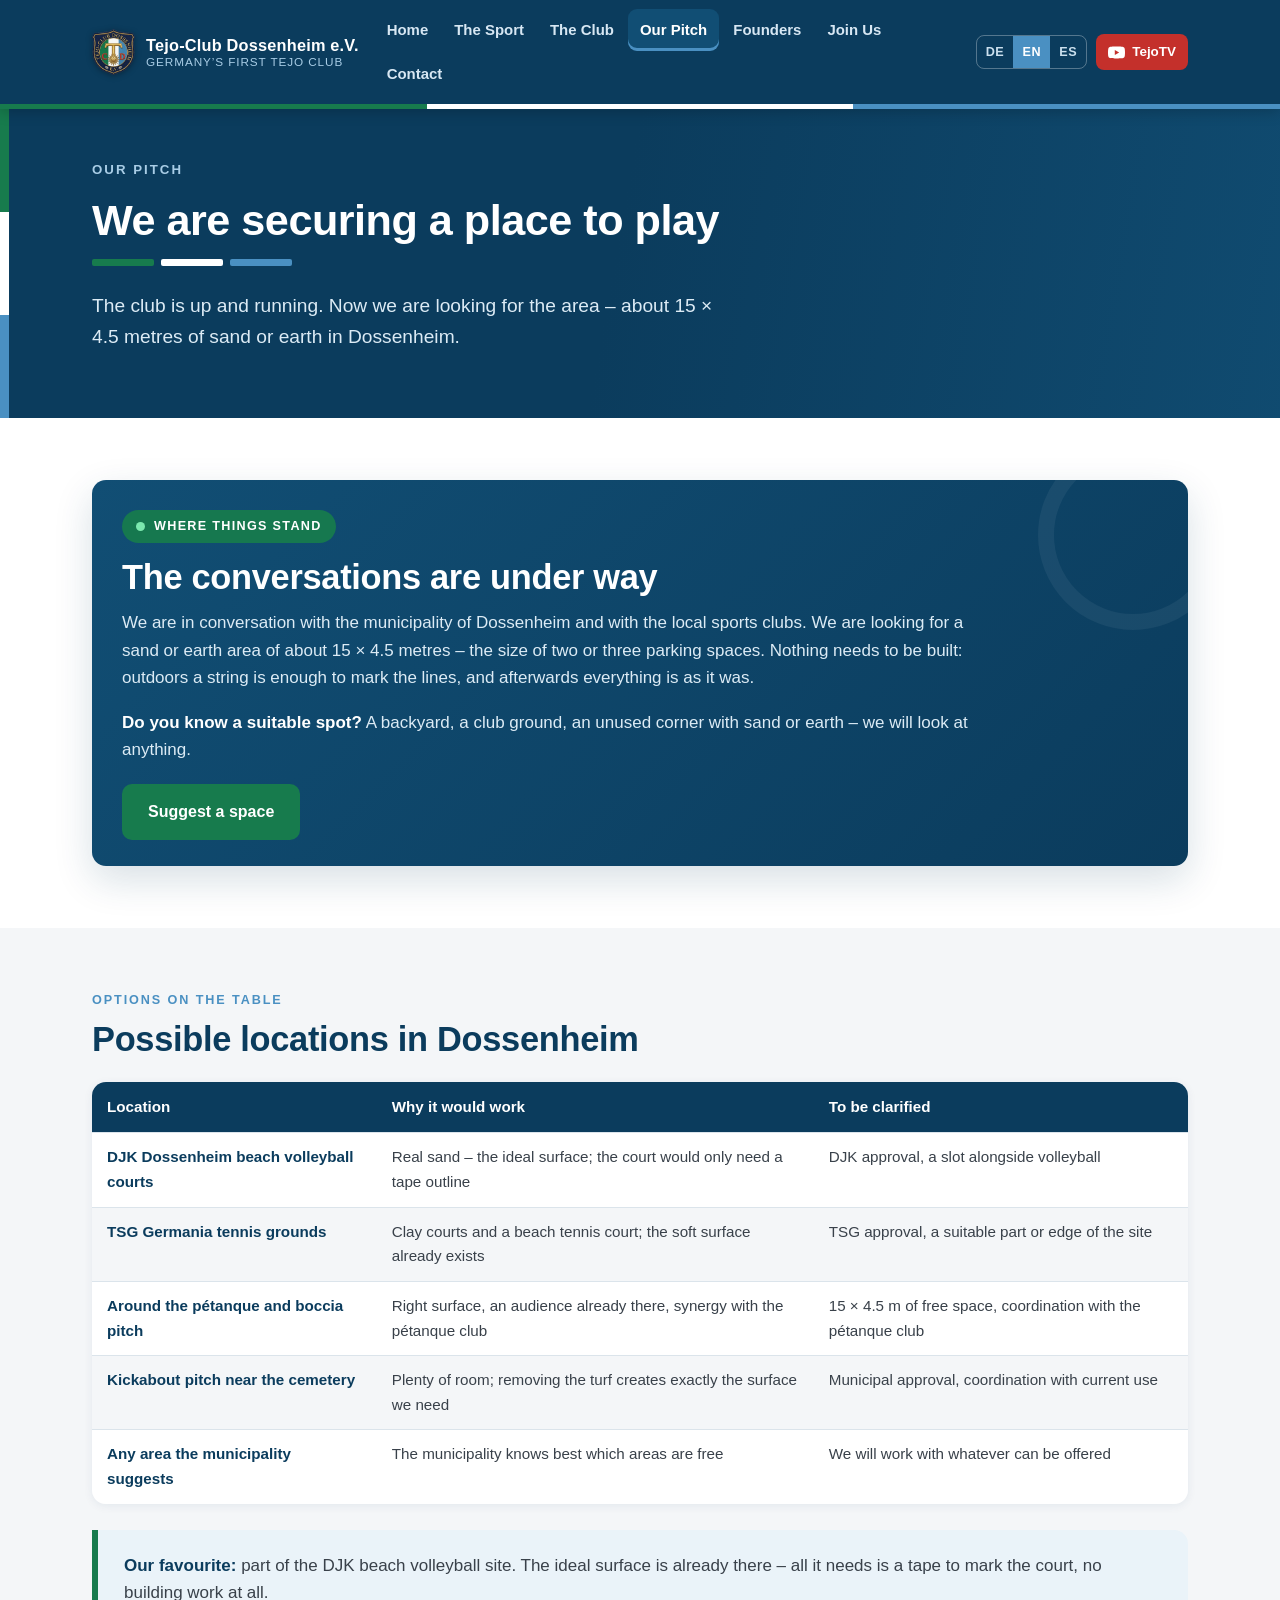
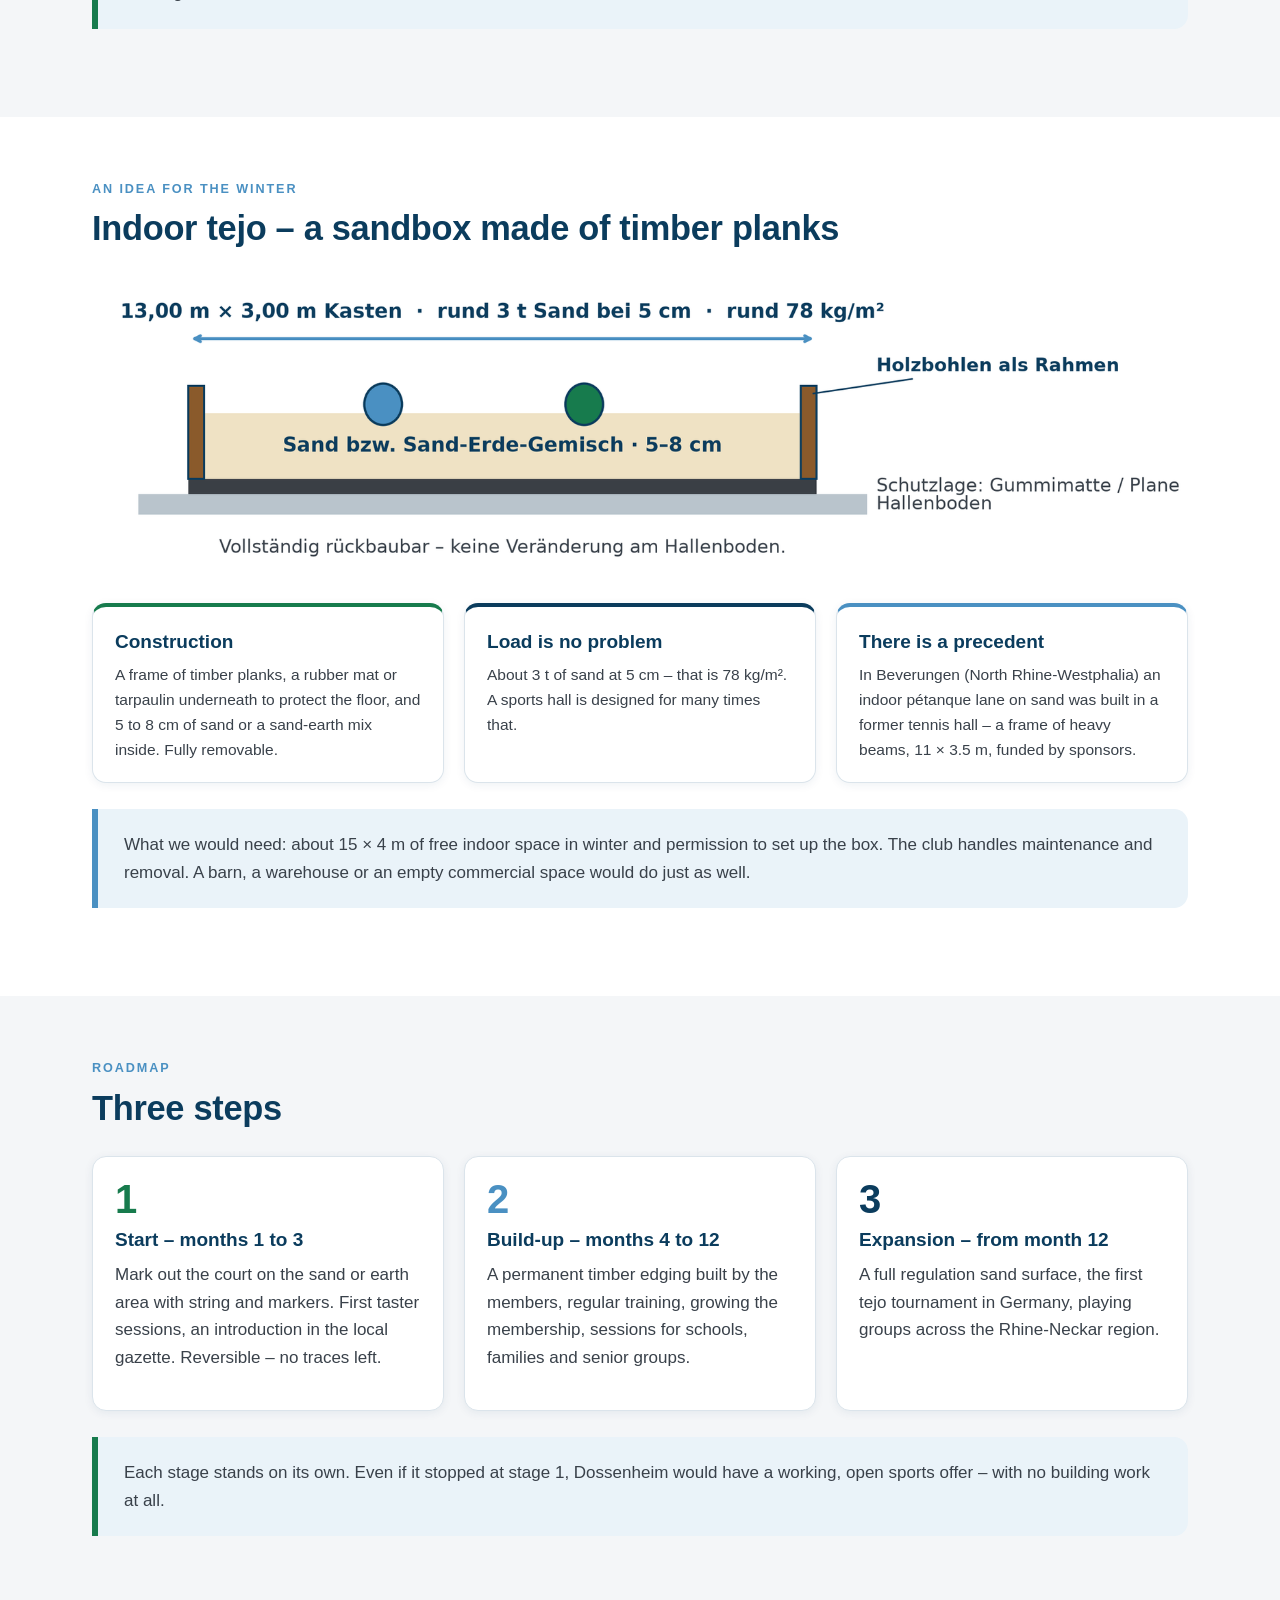
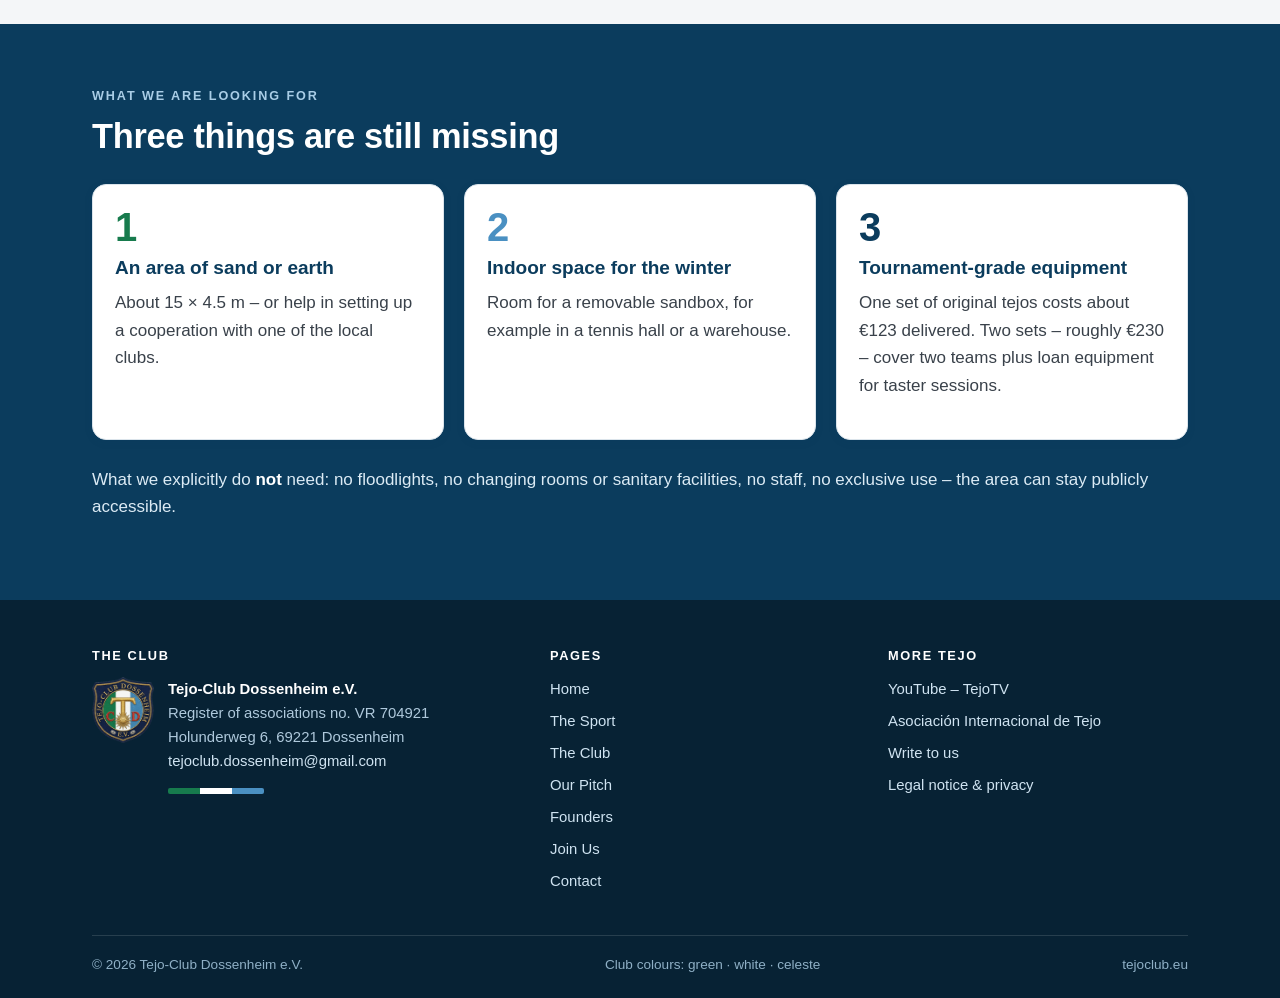
<file: platz.html>
<!DOCTYPE html>
<html lang="de" data-lang="de">
<head>
<meta charset="utf-8">
<meta name="viewport" content="width=device-width,initial-scale=1">
<title data-de="Unser Platz &ndash; Tejo-Club Dossenheim e.V." data-en="Our pitch &ndash; Tejo-Club Dossenheim e.V." data-es="Nuestra cancha &ndash; Tejo-Club Dossenheim e.V.">Unser Platz &ndash; Tejo-Club Dossenheim e.V.</title>
<meta name="description" content="Wir sind dabei, einen Platz zu bekommen: Gespraeche mit der Gemeinde Dossenheim und den oertlichen Vereinen laufen.">
<meta name="author" content="Tejo-Club Dossenheim e.V.">
<link rel="canonical" href="https://tejoclub.eu/platz.html">
<meta property="og:type" content="website">
<meta property="og:site_name" content="Tejo-Club Dossenheim e.V.">
<meta property="og:title" content="Unser Platz &ndash; Tejo-Club Dossenheim e.V.">
<meta property="og:description" content="Wir sind dabei, einen Platz zu bekommen: Gespraeche mit der Gemeinde Dossenheim und den oertlichen Vereinen laufen.">
<meta property="og:url" content="https://tejoclub.eu/platz.html">
<meta property="og:image" content="https://tejoclub.eu/assets/img/og-image.jpg">
<meta name="twitter:card" content="summary_large_image">
<meta name="theme-color" content="#0B3C5D">
<link rel="icon" href="favicon.ico" sizes="any">
<link rel="icon" type="image/png" href="assets/img/icon-192.png">
<link rel="apple-touch-icon" href="assets/img/apple-touch-icon.png">
<link rel="manifest" href="site.webmanifest">
<link rel="stylesheet" href="assets/css/style.css">
</head>
<body>
<a class="sr" href="#main">Zum Inhalt springen</a>
<header class="site">
  <div class="hbar">
    <a class="brand" href="index.html">
      <img src="assets/img/logo.png" alt="Wappen des Tejo-Club Dossenheim e.V." width="281" height="300">
      <span class="bt"><b>Tejo-Club Dossenheim e.V.</b>
      <span class="tag"><span lang="de">Deutschlands erster Tejo-Verein</span><span lang="en">Germany&rsquo;s first tejo club</span><span lang="es">El primer club de tejo de Alemania</span></span></span>
    </a>
    <button class="burger" aria-label="Men&uuml;" aria-expanded="false"><span></span><span></span><span></span></button>
    <nav class="main"><a href="index.html"><span lang="de">Start</span><span lang="en">Home</span><span lang="es">Inicio</span></a><a href="sport.html"><span lang="de">Der Sport</span><span lang="en">The Sport</span><span lang="es">El deporte</span></a><a href="verein.html"><span lang="de">Der Verein</span><span lang="en">The Club</span><span lang="es">El club</span></a><a href="platz.html" class="active"><span lang="de">Unser Platz</span><span lang="en">Our Pitch</span><span lang="es">Nuestra cancha</span></a><a href="gruender.html"><span lang="de">Gr&uuml;nder</span><span lang="en">Founders</span><span lang="es">Fundadores</span></a><a href="mitmachen.html"><span lang="de">Mitmachen</span><span lang="en">Join Us</span><span lang="es">Sumate</span></a><a href="kontakt.html"><span lang="de">Kontakt</span><span lang="en">Contact</span><span lang="es">Contacto</span></a></nav>
    <div class="tools">
      <div class="langsw" role="group" aria-label="Sprache / Language / Idioma">
        <button type="button" data-lang="de" aria-pressed="true">DE</button>
        <button type="button" data-lang="en" aria-pressed="false">EN</button>
        <button type="button" data-lang="es" aria-pressed="false">ES</button>
      </div>
      <a class="yt" href="https://www.youtube.com/@TejoTV" target="_blank" rel="noopener"><svg viewBox="0 0 24 24" aria-hidden="true"><path d="M23.5 6.2a3 3 0 0 0-2.1-2.1C19.5 3.5 12 3.5 12 3.5s-7.5 0-9.4.6A3 3 0 0 0 .5 6.2C0 8.1 0 12 0 12s0 3.9.5 5.8a3 3 0 0 0 2.1 2.1c1.9.6 9.4.6 9.4.6s7.5 0 9.4-.6a3 3 0 0 0 2.1-2.1C24 15.9 24 12 24 12s0-3.9-.5-5.8zM9.6 15.6V8.4l6.2 3.6-6.2 3.6z"/></svg><span>TejoTV</span></a>
    </div>
  </div>
  <div class="flagbar"><i></i><i></i><i></i></div>
</header>
<main id="main">
<section class="hero small">
  <div class="veil"></div><div class="stripes"><i></i><i></i><i></i></div>
  <div class="inner">
    <div>
      <div class="kicker"><span lang="de">Unser Platz</span><span lang="en">Our pitch</span><span lang="es">Nuestra cancha</span></div>
      <h1><span lang="de">Wir sind dabei, einen Platz zu bekommen</span><span lang="en">We are securing a place to play</span><span lang="es">Estamos consiguiendo nuestra cancha</span></h1>
      <div class="flagline"><i></i><i></i><i></i></div>
      <div class="sub"><span lang="de">Der Verein steht. Jetzt suchen wir die Fl&auml;che &ndash; rund 15 &times; 4,5&nbsp;Meter Sand oder Erde in Dossenheim.</span><span lang="en">The club is up and running. Now we are looking for the area &ndash; about 15 &times; 4.5 metres of sand or earth in Dossenheim.</span><span lang="es">El club ya existe. Ahora buscamos el lugar: unos 15 &times; 4,5 metros de arena o tierra en Dossenheim.</span></div>
      
      <div class="btns"></div>
    </div>
    
  </div>
</section><section class="s"><div class="wrap">
  <div class="status">
    <span class="pill"><span class="dot"></span><span lang="de">Stand der Dinge</span><span lang="en">Where things stand</span><span lang="es">C&oacute;mo venimos</span></span>
    <h2><span lang="de">Die Gespr&auml;che laufen</span><span lang="en">The conversations are under way</span><span lang="es">Las conversaciones est&aacute;n en marcha</span></h2>
    <p><span lang="de">Wir sind im Gespr&auml;ch mit der Gemeinde Dossenheim und mit den Sportvereinen vor Ort. Gesucht wird eine Fl&auml;che aus Sand oder Erde von rund 15 &times; 4,5&nbsp;Metern &ndash; so viel wie zwei bis drei Pkw-Stellpl&auml;tze. Gebaut werden muss daf&uuml;r nichts: Im Freien gen&uuml;gt eine Schnur als Begrenzung, und nach dem Spielen ist alles wieder wie vorher.</span><span lang="en">We are in conversation with the municipality of Dossenheim and with the local sports clubs. We are looking for a sand or earth area of about 15 &times; 4.5 metres &ndash; the size of two or three parking spaces. Nothing needs to be built: outdoors a string is enough to mark the lines, and afterwards everything is as it was.</span><span lang="es">Estamos conversando con el municipio de Dossenheim y con los clubes deportivos locales. Buscamos una superficie de arena o tierra de unos 15 &times; 4,5 metros, lo que ocupan dos o tres autos. No hay que construir nada: al aire libre alcanza con un hilo para marcar y, al terminar, todo queda como estaba.</span></p>
    <p style="margin-top:14px"><span lang="de"><strong style="color:#fff">Sie kennen eine passende Fl&auml;che?</strong> Ein Hinterhof, ein Vereinsgel&auml;nde, eine ungenutzte Ecke mit Sand oder Erde &ndash; wir schauen uns alles an.</span><span lang="en"><strong style="color:#fff">Do you know a suitable spot?</strong> A backyard, a club ground, an unused corner with sand or earth &ndash; we will look at anything.</span><span lang="es"><strong style="color:#fff">&iquest;Conoc&eacute;s un lugar que sirva?</strong> Un patio, un predio de club, un rinc&oacute;n sin uso con arena o tierra: vamos a verlo.</span></p>
    <div class="btns" style="margin-top:20px">
      <a class="btn btn-p" href="mailto:tejoclub.dossenheim@gmail.com?subject=Fl%C3%A4che%20f%C3%BCr%20den%20Tejo-Club"><span lang="de">Fl&auml;che vorschlagen</span><span lang="en">Suggest a space</span><span lang="es">Proponer un lugar</span></a>
    </div>
  </div>
</div></section><section class="s alt"><div class="wrap">
  <div class="eyebrow"><span lang="de">Vorschl&auml;ge zur Diskussion</span><span lang="en">Options on the table</span><span lang="es">Opciones en discusi&oacute;n</span></div>
  <h2><span lang="de">M&ouml;gliche Standorte in Dossenheim</span><span lang="en">Possible locations in Dossenheim</span><span lang="es">Posibles lugares en Dossenheim</span></h2>
  <div lang="de"><div class="tbl-wrap"><table class="tbl"><thead><tr><th>Standortidee</th><th>Warum geeignet</th><th>Zu kl&auml;ren</th></tr></thead><tbody><tr><td>Beachvolleyballanlage der DJK Dossenheim</td><td>Echter Sand &ndash; der ideale Belag; das Spielfeld w&auml;re nur mit einem Band abzugrenzen</td><td>Zustimmung der DJK, Zeitfenster neben dem Volleyballbetrieb</td></tr><tr><td>Tennisanlage der TSG Germania</td><td>Sandpl&auml;tze und ein Beachtennis-Platz; weicher Belag bereits vorhanden</td><td>Zustimmung der TSG, geeignete Teil- oder Randfl&auml;che</td></tr><tr><td>Umfeld des Boule- und Bocciaplatzes</td><td>Passender Untergrund, vorhandenes Publikum, Synergie mit dem Boule-Club</td><td>Freier Platz von 15 &times; 4,5&nbsp;m, Abstimmung mit dem Boule-Club</td></tr><tr><td>Bolzplatz in der N&auml;he des Friedhofs</td><td>Ausreichend Platz; wird die Grasnarbe abgetragen, entsteht genau die ben&ouml;tigte Fl&auml;che</td><td>Zustimmung der Gemeinde, Abstimmung mit der bisherigen Nutzung</td></tr><tr><td>Eine Fl&auml;che nach Vorschlag der Gemeinde</td><td>Die Gemeinde kennt freie Fl&auml;chen und Belegungen am besten</td><td>Wir richten uns nach dem, was angeboten werden kann</td></tr></tbody></table></div></div>
<div lang="en"><div class="tbl-wrap"><table class="tbl"><thead><tr><th>Location</th><th>Why it would work</th><th>To be clarified</th></tr></thead><tbody><tr><td>DJK Dossenheim beach volleyball courts</td><td>Real sand &ndash; the ideal surface; the court would only need a tape outline</td><td>DJK approval, a slot alongside volleyball</td></tr><tr><td>TSG Germania tennis grounds</td><td>Clay courts and a beach tennis court; the soft surface already exists</td><td>TSG approval, a suitable part or edge of the site</td></tr><tr><td>Around the p&eacute;tanque and boccia pitch</td><td>Right surface, an audience already there, synergy with the p&eacute;tanque club</td><td>15 &times; 4.5&nbsp;m of free space, coordination with the p&eacute;tanque club</td></tr><tr><td>Kickabout pitch near the cemetery</td><td>Plenty of room; removing the turf creates exactly the surface we need</td><td>Municipal approval, coordination with current use</td></tr><tr><td>Any area the municipality suggests</td><td>The municipality knows best which areas are free</td><td>We will work with whatever can be offered</td></tr></tbody></table></div></div>
<div lang="es"><div class="tbl-wrap"><table class="tbl"><thead><tr><th>Lugar</th><th>Por qu&eacute; servir&iacute;a</th><th>A definir</th></tr></thead><tbody><tr><td>Cancha de beach v&oacute;ley de la DJK Dossenheim</td><td>Arena de verdad, la superficie ideal; alcanzar&iacute;a con una cinta para marcar</td><td>Visto bueno de la DJK y un horario junto al v&oacute;ley</td></tr><tr><td>Predio de tenis de la TSG Germania</td><td>Canchas de polvo y una de beach tennis; la superficie blanda ya est&aacute;</td><td>Visto bueno de la TSG y un sector adecuado</td></tr><tr><td>Alrededor de la cancha de petanca y bochas</td><td>Superficie adecuada, p&uacute;blico ya presente y sinergia con el club de petanca</td><td>15 &times; 4,5&nbsp;m libres y acuerdo con el club de petanca</td></tr><tr><td>Potrero cerca del cementerio</td><td>Espacio de sobra; sacando el c&eacute;sped queda justo la superficie que necesitamos</td><td>Permiso municipal y acuerdo con el uso actual</td></tr><tr><td>Cualquier predio que proponga el municipio</td><td>El municipio conoce mejor qu&eacute; espacios est&aacute;n libres</td><td>Nos adaptamos a lo que se pueda ofrecer</td></tr></tbody></table></div></div>
  <div class="note"><div lang="de"><p><strong>Unser Favorit:</strong> ein Teil der Beachvolleyballanlage der DJK. Der ideale Untergrund ist dort schon vorhanden &ndash; es br&auml;uchte nur ein Band zur Abgrenzung des Spielfelds, keinerlei Bauma&szlig;nahme.</p></div>
<div lang="en"><p><strong>Our favourite:</strong> part of the DJK beach volleyball site. The ideal surface is already there &ndash; all it needs is a tape to mark the court, no building work at all.</p></div>
<div lang="es"><p><strong>Nuestra preferida:</strong> una parte de la cancha de beach v&oacute;ley de la DJK. La superficie ideal ya est&aacute;: solo har&iacute;a falta una cinta para marcar, sin ninguna obra.</p></div></div>
</div></section><section class="s"><div class="wrap">
  <div class="eyebrow"><span lang="de">Idee f&uuml;r den Winter</span><span lang="en">An idea for the winter</span><span lang="es">Idea para el invierno</span></div>
  <h2><span lang="de">Tejo in der Halle &ndash; ein Sandkasten aus Holzbohlen</span><span lang="en">Indoor tejo &ndash; a sandbox made of timber planks</span><span lang="es">Tejo bajo techo: un cajón de arena con tablones</span></h2>
  <figure class="plain"><img src="assets/img/fig-indoor.png" alt="Querschnitt des Indoor-Sandkastens" loading="lazy"></figure>
  <div class="cards"><article class="card a-green"><h3><span lang="de">Aufbau</span><span lang="en">Construction</span><span lang="es">Construcci&oacute;n</span></h3><div class="card-b"><div lang="de"><p>Rahmen aus Holzbohlen, darunter eine Gummimatte oder Plane als Schutz, darin 5 bis 8&nbsp;cm Sand oder Sand-Erde-Gemisch. Vollst&auml;ndig r&uuml;ckbaubar.</p></div>
<div lang="en"><p>A frame of timber planks, a rubber mat or tarpaulin underneath to protect the floor, and 5 to 8&nbsp;cm of sand or a sand-earth mix inside. Fully removable.</p></div>
<div lang="es"><p>Un marco de tablones, debajo una goma o lona que protege el piso y adentro 5 a 8&nbsp;cm de arena o mezcla de arena y tierra. Totalmente desmontable.</p></div></div></article><article class="card a-navy"><h3><span lang="de">Belastung unkritisch</span><span lang="en">Load is no problem</span><span lang="es">El peso no es problema</span></h3><div class="card-b"><div lang="de"><p>Rund 3&nbsp;t Sand bei 5&nbsp;cm &ndash; das sind 78&nbsp;kg/m&sup2;. Eine Sporthalle ist auf ein Vielfaches davon ausgelegt.</p></div>
<div lang="en"><p>About 3&nbsp;t of sand at 5&nbsp;cm &ndash; that is 78&nbsp;kg/m&sup2;. A sports hall is designed for many times that.</p></div>
<div lang="es"><p>Unas 3&nbsp;t de arena con 5&nbsp;cm de espesor: 78&nbsp;kg/m&sup2;. Un gimnasio soporta varias veces eso.</p></div></div></article><article class="card a-cel"><h3><span lang="de">Es gibt ein Vorbild</span><span lang="en">There is a precedent</span><span lang="es">Hay un antecedente</span></h3><div class="card-b"><div lang="de"><p>In Beverungen (NRW) entstand in einer ehemaligen Tennishalle eine Indoor-Boulebahn auf Sandgrund &ndash; ein Rahmen aus kr&auml;ftigen Balken, 11 &times; 3,5&nbsp;m, finanziert &uuml;ber Sponsoren.</p></div>
<div lang="en"><p>In Beverungen (North Rhine-Westphalia) an indoor p&eacute;tanque lane on sand was built in a former tennis hall &ndash; a frame of heavy beams, 11 &times; 3.5&nbsp;m, funded by sponsors.</p></div>
<div lang="es"><p>En Beverungen (Renania del Norte-Westfalia) armaron una cancha de petanca bajo techo sobre arena en un viejo gimnasio de tenis: un marco de vigas de 11 &times; 3,5&nbsp;m, financiado por sponsors.</p></div></div></article></div>
  <div class="note cel"><div lang="de"><p>Was wir daf&uuml;r br&auml;uchten: rund 15 &times; 4&nbsp;m freie Hallenfl&auml;che im Winter und die Zustimmung, den Kasten aufstellen zu d&uuml;rfen. Pflege und R&uuml;ckbau &uuml;bernimmt der Verein. Auch eine Scheune, eine Lagerhalle oder eine leerstehende Gewerbefl&auml;che w&uuml;rde reichen.</p></div>
<div lang="en"><p>What we would need: about 15 &times; 4&nbsp;m of free indoor space in winter and permission to set up the box. The club handles maintenance and removal. A barn, a warehouse or an empty commercial space would do just as well.</p></div>
<div lang="es"><p>Lo que har&iacute;a falta: unos 15 &times; 4&nbsp;m libres bajo techo en invierno y el permiso para armar el caj&oacute;n. El mantenimiento y el desarme corren por cuenta del club. Tambi&eacute;n servir&iacute;a un galp&oacute;n, un dep&oacute;sito o un local vac&iacute;o.</p></div></div>
</div></section><section class="s alt"><div class="wrap">
  <div class="eyebrow"><span lang="de">Fahrplan</span><span lang="en">Roadmap</span><span lang="es">Hoja de ruta</span></div>
  <h2><span lang="de">Umsetzung in drei Schritten</span><span lang="en">Three steps</span><span lang="es">En tres pasos</span></h2>
  <div class="steps">
    <div class="step"><div class="n">1</div>
      <div lang="de"><h3>Start &ndash; Monat 1 bis 3</h3><p>Spielfeld auf der &uuml;berlassenen Sand- oder Erdfl&auml;che mit Schnur und Markierungen abstecken. Erste Schnuppertermine, Vorstellung im Gemeindeblatt. Reversibel &ndash; es bleiben keine Spuren.</p></div>
<div lang="en"><h3>Start &ndash; months 1 to 3</h3><p>Mark out the court on the sand or earth area with string and markers. First taster sessions, an introduction in the local gazette. Reversible &ndash; no traces left.</p></div>
<div lang="es"><h3>Arranque &ndash; meses 1 a 3</h3><p>Marcar la cancha con hilo sobre la superficie de arena o tierra. Primeras jornadas de prueba y presentaci&oacute;n en el bolet&iacute;n municipal. Todo reversible, sin dejar rastro.</p></div></div>
    <div class="step"><div class="n">2</div>
      <div lang="de"><h3>Aufbau &ndash; Monat 4 bis 12</h3><p>Feste Einfassung aus Holzbohlen in Eigenleistung, regelm&auml;&szlig;iger Trainingsbetrieb, Mitgliederaufbau, Angebote f&uuml;r Schulen, Familien und Seniorengruppen.</p></div>
<div lang="en"><h3>Build-up &ndash; months 4 to 12</h3><p>A permanent timber edging built by the members, regular training, growing the membership, sessions for schools, families and senior groups.</p></div>
<div lang="es"><h3>Desarrollo &ndash; meses 4 a 12</h3><p>Borde fijo de tablones hecho por los socios, entrenamiento regular, crecimiento de la masa societaria y actividades para escuelas, familias y personas mayores.</p></div></div>
    <div class="step"><div class="n">3</div>
      <div lang="de"><h3>Ausbau &ndash; ab Monat 12</h3><p>Herstellung des vollwertigen Sandbelags, erstes Tejo-Turnier in Deutschland, Spielgruppen in der Metropolregion Rhein-Neckar.</p></div>
<div lang="en"><h3>Expansion &ndash; from month 12</h3><p>A full regulation sand surface, the first tejo tournament in Germany, playing groups across the Rhine-Neckar region.</p></div>
<div lang="es"><h3>Expansi&oacute;n &ndash; desde el mes 12</h3><p>Superficie de arena reglamentaria, el primer torneo de tejo de Alemania y grupos de juego en toda la regi&oacute;n Rin-Neckar.</p></div></div>
  </div>
  <div class="note"><div lang="de"><p>Jede Stufe tr&auml;gt f&uuml;r sich. Auch wenn es bei Stufe 1 bliebe, h&auml;tte Dossenheim ein funktionierendes, offenes Sportangebot &ndash; ohne jede bauliche Ver&auml;nderung.</p></div>
<div lang="en"><p>Each stage stands on its own. Even if it stopped at stage 1, Dossenheim would have a working, open sports offer &ndash; with no building work at all.</p></div>
<div lang="es"><p>Cada etapa se sostiene sola. Aunque quedara en la primera, Dossenheim ya tendr&iacute;a una actividad deportiva abierta y en funcionamiento, sin ninguna obra.</p></div></div>
</div></section><section class="s navy"><div class="wrap">
  <div class="eyebrow"><span lang="de">Was wir suchen</span><span lang="en">What we are looking for</span><span lang="es">Lo que buscamos</span></div>
  <h2><span lang="de">Drei Dinge fehlen uns noch</span><span lang="en">Three things are still missing</span><span lang="es">Nos faltan tres cosas</span></h2>
  <div class="steps">
    <div class="step"><div class="n">1</div>
      <div lang="de"><h3>Eine Fl&auml;che aus Sand oder Erde</h3><p>Rund 15 &times; 4,5&nbsp;m &ndash; oder Unterst&uuml;tzung bei einer Kooperation mit einem der &ouml;rtlichen Vereine.</p></div>
<div lang="en"><h3>An area of sand or earth</h3><p>About 15 &times; 4.5&nbsp;m &ndash; or help in setting up a cooperation with one of the local clubs.</p></div>
<div lang="es"><h3>Una superficie de arena o tierra</h3><p>Unos 15 &times; 4,5&nbsp;m, o ayuda para acordar una cooperaci&oacute;n con alguno de los clubes locales.</p></div></div>
    <div class="step"><div class="n">2</div>
      <div lang="de"><h3>Eine Hallenfl&auml;che f&uuml;r den Winter</h3><p>Platz f&uuml;r einen r&uuml;ckbaubaren Sandkasten, zum Beispiel in einer Tennis- oder Lagerhalle.</p></div>
<div lang="en"><h3>Indoor space for the winter</h3><p>Room for a removable sandbox, for example in a tennis hall or a warehouse.</p></div>
<div lang="es"><h3>Un espacio bajo techo para el invierno</h3><p>Lugar para un caj&oacute;n de arena desmontable, por ejemplo en un gimnasio de tenis o un dep&oacute;sito.</p></div></div>
    <div class="step"><div class="n">3</div>
      <div lang="de"><h3>Spielmaterial in Turnierqualit&auml;t</h3><p>Ein Satz Original-Tejos kostet rund 123&nbsp;&euro; geliefert. Zwei S&auml;tze &ndash; rund 230&nbsp;&euro; &ndash; reichen f&uuml;r zwei Mannschaften und Leihmaterial bei Schnupperterminen.</p></div>
<div lang="en"><h3>Tournament-grade equipment</h3><p>One set of original tejos costs about &euro;123 delivered. Two sets &ndash; roughly &euro;230 &ndash; cover two teams plus loan equipment for taster sessions.</p></div>
<div lang="es"><h3>Material de calidad de torneo</h3><p>Un juego de tejos originales cuesta unos 123&nbsp;&euro; con env&iacute;o. Dos juegos, unos 230&nbsp;&euro;, alcanzan para dos equipos y para prestar en las jornadas de prueba.</p></div></div>
  </div>
  <p style="margin-top:26px"><span lang="de">Was wir ausdr&uuml;cklich <strong style="color:#fff">nicht</strong> ben&ouml;tigen: kein Flutlicht, keine Umkleiden oder Sanit&auml;ranlagen, kein Personal, keine exklusive Nutzung &ndash; die Fl&auml;che darf &ouml;ffentlich zug&auml;nglich bleiben.</span><span lang="en">What we explicitly do <strong style="color:#fff">not</strong> need: no floodlights, no changing rooms or sanitary facilities, no staff, no exclusive use &ndash; the area can stay publicly accessible.</span><span lang="es">Lo que expresamente <strong style="color:#fff">no</strong> necesitamos: ni iluminaci&oacute;n, ni vestuarios o ba&ntilde;os, ni personal, ni uso exclusivo. El lugar puede seguir siendo de acceso p&uacute;blico.</span></p>
</div></section></main>
<footer class="site">
  <div class="wrap">
    <div class="fgrid">
      <div>
        <h4><span lang="de">Der Verein</span><span lang="en">The club</span><span lang="es">El club</span></h4>
        <div class="fbrand">
          <img src="assets/img/logo.png" alt="">
          <div>
            <p><strong style="color:#fff">Tejo-Club Dossenheim e.V.</strong><br>
            <span lang="de">Vereinsregister-Nr. VR 704921</span><span lang="en">Register of associations no. VR 704921</span><span lang="es">N&uacute;m. de registro VR 704921</span><br>
            Holunderweg 6, 69221 Dossenheim<br>
            <a href="mailto:tejoclub.dossenheim@gmail.com">tejoclub.dossenheim@gmail.com</a></p>
            <div class="flagbar" style="width:96px;height:6px;border-radius:2px;overflow:hidden"><i></i><i></i><i></i></div>
          </div>
        </div>
      </div>
      <div>
        <h4><span lang="de">Seiten</span><span lang="en">Pages</span><span lang="es">P&aacute;ginas</span></h4>
        <ul><li><a href="index.html"><span lang="de">Start</span><span lang="en">Home</span><span lang="es">Inicio</span></a></li><li><a href="sport.html"><span lang="de">Der Sport</span><span lang="en">The Sport</span><span lang="es">El deporte</span></a></li><li><a href="verein.html"><span lang="de">Der Verein</span><span lang="en">The Club</span><span lang="es">El club</span></a></li><li><a href="platz.html"><span lang="de">Unser Platz</span><span lang="en">Our Pitch</span><span lang="es">Nuestra cancha</span></a></li><li><a href="gruender.html"><span lang="de">Gr&uuml;nder</span><span lang="en">Founders</span><span lang="es">Fundadores</span></a></li><li><a href="mitmachen.html"><span lang="de">Mitmachen</span><span lang="en">Join Us</span><span lang="es">Sumate</span></a></li><li><a href="kontakt.html"><span lang="de">Kontakt</span><span lang="en">Contact</span><span lang="es">Contacto</span></a></li></ul>
      </div>
      <div>
        <h4><span lang="de">Mehr Tejo</span><span lang="en">More tejo</span><span lang="es">M&aacute;s tejo</span></h4>
        <ul>
          <li><a href="https://www.youtube.com/@TejoTV" target="_blank" rel="noopener">YouTube &ndash; TejoTV</a></li>
          <li><a href="https://www.aitejo.com" target="_blank" rel="noopener">Asociaci&oacute;n Internacional de Tejo</a></li>
          <li><a href="mailto:tejoclub.dossenheim@gmail.com"><span lang="de">Schreib uns</span><span lang="en">Write to us</span><span lang="es">Escribinos</span></a></li>
          <li><a href="impressum.html"><span lang="de">Impressum &amp; Datenschutz</span><span lang="en">Legal notice &amp; privacy</span><span lang="es">Aviso legal y privacidad</span></a></li>
        </ul>
      </div>
    </div>
    <div class="fbot">
      <div>&copy; 2026 Tejo-Club Dossenheim e.V.</div>
      <div><span lang="de">Vereinsfarben: Gr&uuml;n &middot; Wei&szlig; &middot; Celeste</span><span lang="en">Club colours: green &middot; white &middot; celeste</span><span lang="es">Colores del club: verde &middot; blanco &middot; celeste</span></div>
      <div>tejoclub.eu</div>
    </div>
  </div>
</footer>
<script src="assets/js/site.js"></script>
</body>
</html>
</file>
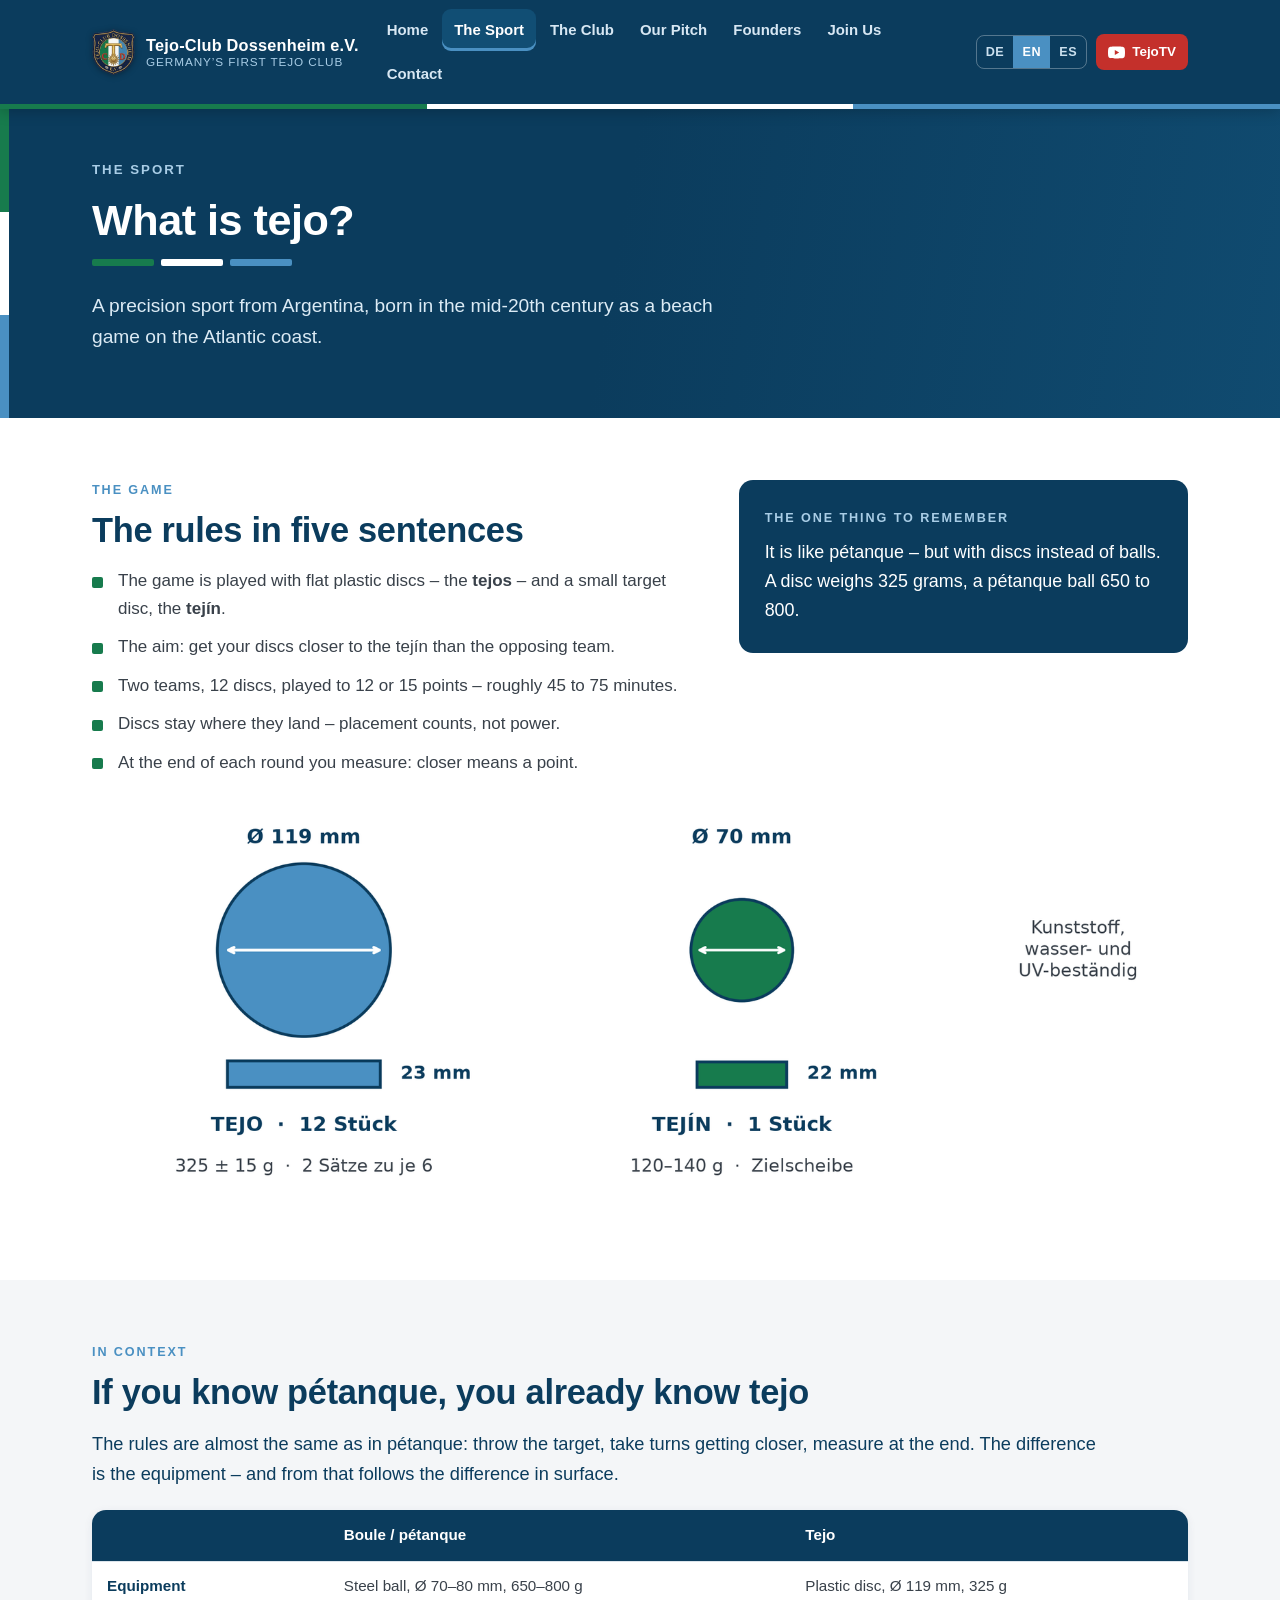
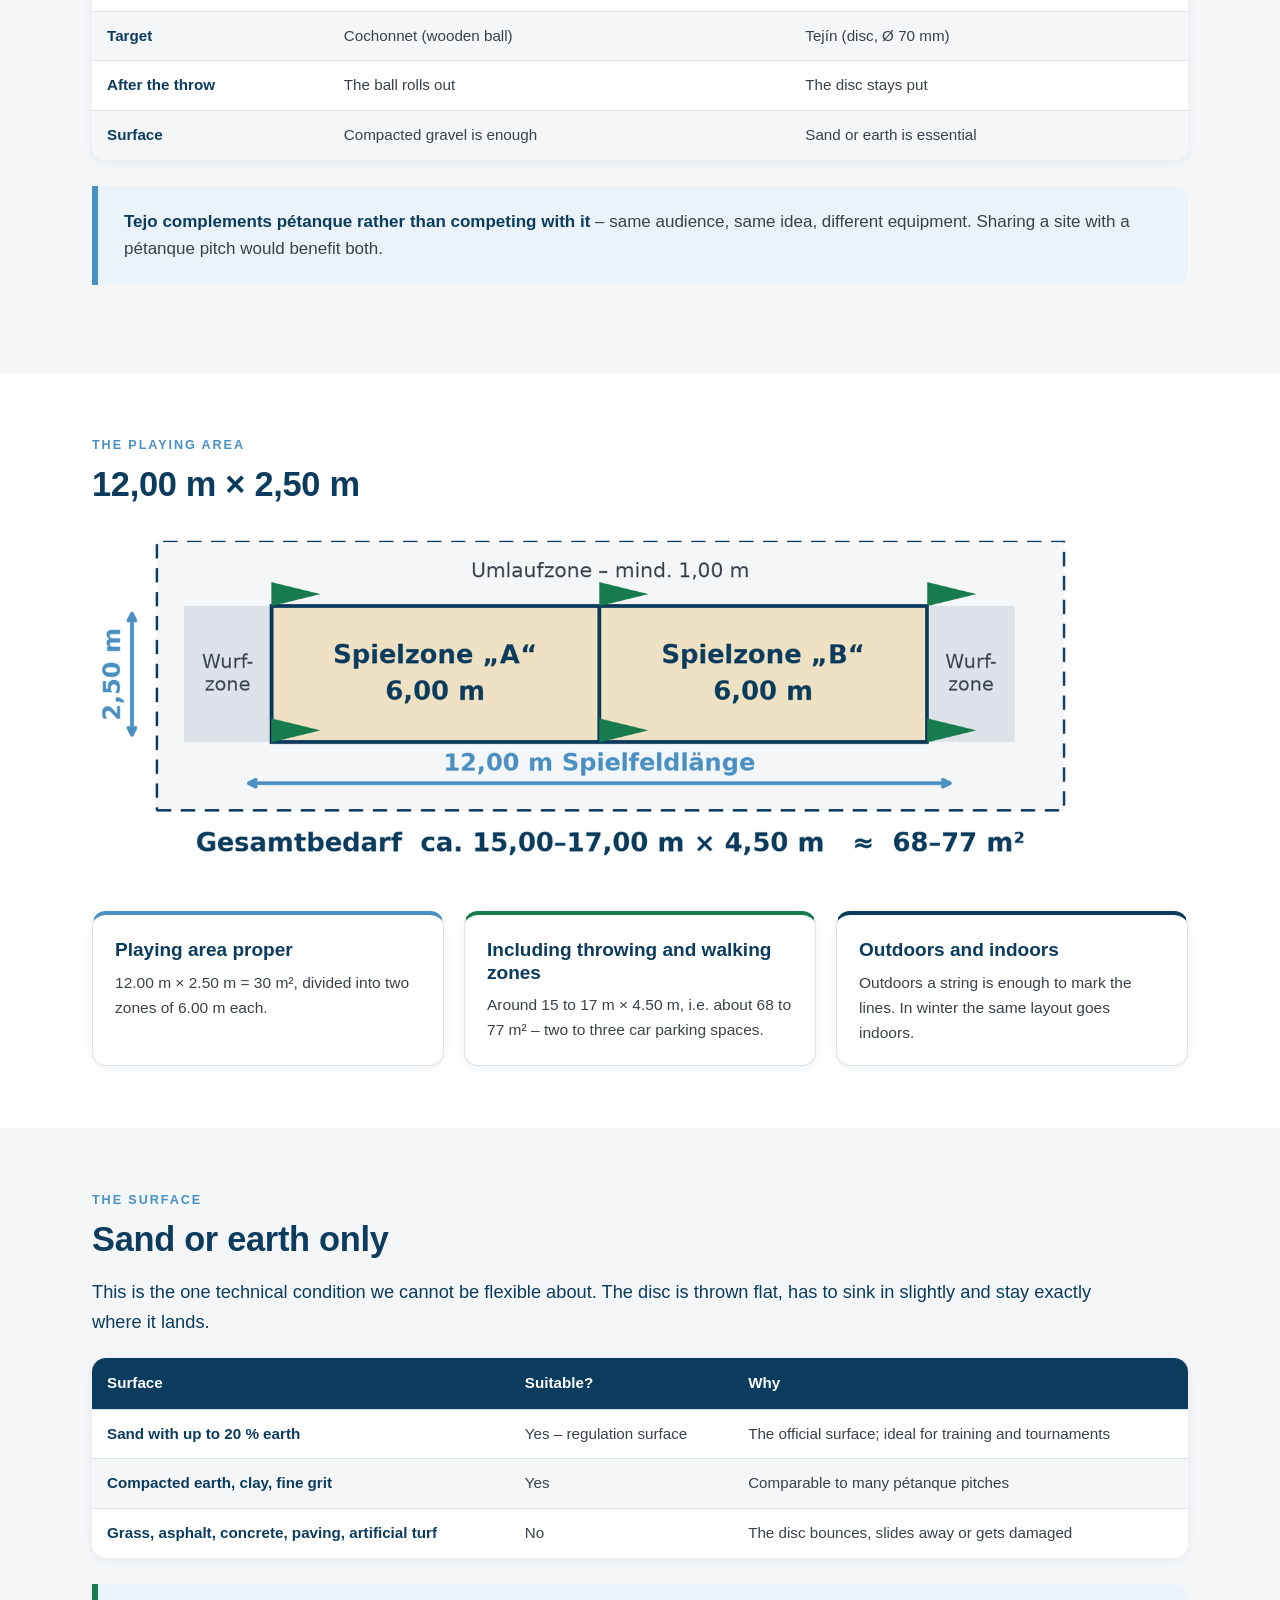
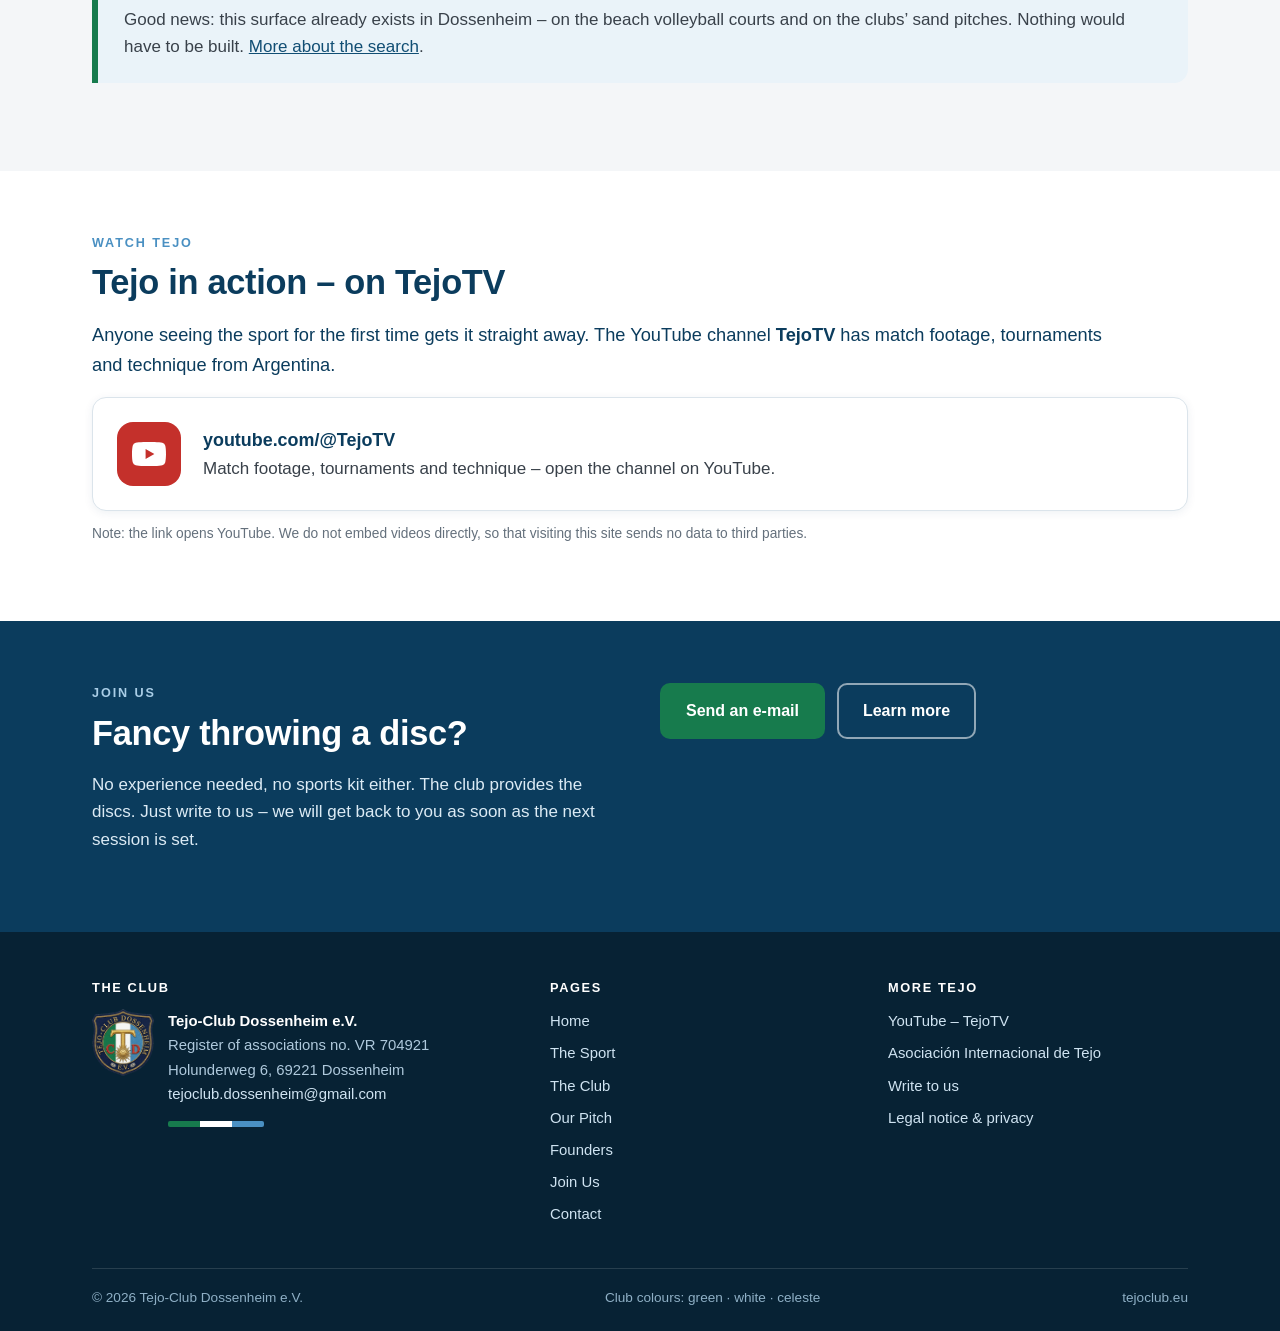
<file: sport.html>
<!DOCTYPE html>
<html lang="de" data-lang="de">
<head>
<meta charset="utf-8">
<meta name="viewport" content="width=device-width,initial-scale=1">
<title data-de="Was ist Tejo? &ndash; Tejo-Club Dossenheim e.V." data-en="What is tejo? &ndash; Tejo-Club Dossenheim e.V." data-es="&iquest;Qu&eacute; es el tejo? &ndash; Tejo-Club Dossenheim e.V.">Was ist Tejo? &ndash; Tejo-Club Dossenheim e.V.</title>
<meta name="description" content="Tejo ist ein Praezisionssport aus Argentinien: flache Scheiben, eine Zielscheibe, Sand oder Erde als Untergrund. Regeln, Material und Masse.">
<meta name="author" content="Tejo-Club Dossenheim e.V.">
<link rel="canonical" href="https://tejoclub.eu/sport.html">
<meta property="og:type" content="website">
<meta property="og:site_name" content="Tejo-Club Dossenheim e.V.">
<meta property="og:title" content="Was ist Tejo? &ndash; Tejo-Club Dossenheim e.V.">
<meta property="og:description" content="Tejo ist ein Praezisionssport aus Argentinien: flache Scheiben, eine Zielscheibe, Sand oder Erde als Untergrund. Regeln, Material und Masse.">
<meta property="og:url" content="https://tejoclub.eu/sport.html">
<meta property="og:image" content="https://tejoclub.eu/assets/img/og-image.jpg">
<meta name="twitter:card" content="summary_large_image">
<meta name="theme-color" content="#0B3C5D">
<link rel="icon" href="favicon.ico" sizes="any">
<link rel="icon" type="image/png" href="assets/img/icon-192.png">
<link rel="apple-touch-icon" href="assets/img/apple-touch-icon.png">
<link rel="manifest" href="site.webmanifest">
<link rel="stylesheet" href="assets/css/style.css">
</head>
<body>
<a class="sr" href="#main">Zum Inhalt springen</a>
<header class="site">
  <div class="hbar">
    <a class="brand" href="index.html">
      <img src="assets/img/logo.png" alt="Wappen des Tejo-Club Dossenheim e.V." width="281" height="300">
      <span class="bt"><b>Tejo-Club Dossenheim e.V.</b>
      <span class="tag"><span lang="de">Deutschlands erster Tejo-Verein</span><span lang="en">Germany&rsquo;s first tejo club</span><span lang="es">El primer club de tejo de Alemania</span></span></span>
    </a>
    <button class="burger" aria-label="Men&uuml;" aria-expanded="false"><span></span><span></span><span></span></button>
    <nav class="main"><a href="index.html"><span lang="de">Start</span><span lang="en">Home</span><span lang="es">Inicio</span></a><a href="sport.html" class="active"><span lang="de">Der Sport</span><span lang="en">The Sport</span><span lang="es">El deporte</span></a><a href="verein.html"><span lang="de">Der Verein</span><span lang="en">The Club</span><span lang="es">El club</span></a><a href="platz.html"><span lang="de">Unser Platz</span><span lang="en">Our Pitch</span><span lang="es">Nuestra cancha</span></a><a href="gruender.html"><span lang="de">Gr&uuml;nder</span><span lang="en">Founders</span><span lang="es">Fundadores</span></a><a href="mitmachen.html"><span lang="de">Mitmachen</span><span lang="en">Join Us</span><span lang="es">Sumate</span></a><a href="kontakt.html"><span lang="de">Kontakt</span><span lang="en">Contact</span><span lang="es">Contacto</span></a></nav>
    <div class="tools">
      <div class="langsw" role="group" aria-label="Sprache / Language / Idioma">
        <button type="button" data-lang="de" aria-pressed="true">DE</button>
        <button type="button" data-lang="en" aria-pressed="false">EN</button>
        <button type="button" data-lang="es" aria-pressed="false">ES</button>
      </div>
      <a class="yt" href="https://www.youtube.com/@TejoTV" target="_blank" rel="noopener"><svg viewBox="0 0 24 24" aria-hidden="true"><path d="M23.5 6.2a3 3 0 0 0-2.1-2.1C19.5 3.5 12 3.5 12 3.5s-7.5 0-9.4.6A3 3 0 0 0 .5 6.2C0 8.1 0 12 0 12s0 3.9.5 5.8a3 3 0 0 0 2.1 2.1c1.9.6 9.4.6 9.4.6s7.5 0 9.4-.6a3 3 0 0 0 2.1-2.1C24 15.9 24 12 24 12s0-3.9-.5-5.8zM9.6 15.6V8.4l6.2 3.6-6.2 3.6z"/></svg><span>TejoTV</span></a>
    </div>
  </div>
  <div class="flagbar"><i></i><i></i><i></i></div>
</header>
<main id="main">
<section class="hero small">
  <div class="veil"></div><div class="stripes"><i></i><i></i><i></i></div>
  <div class="inner">
    <div>
      <div class="kicker"><span lang="de">Der Sport</span><span lang="en">The sport</span><span lang="es">El deporte</span></div>
      <h1><span lang="de">Was ist Tejo?</span><span lang="en">What is tejo?</span><span lang="es">&iquest;Qu&eacute; es el tejo?</span></h1>
      <div class="flagline"><i></i><i></i><i></i></div>
      <div class="sub"><span lang="de">Ein Pr&auml;zisionssport aus Argentinien, entstanden Mitte des 20.&nbsp;Jahrhunderts als Strandspiel an der Atlantikk&uuml;ste.</span><span lang="en">A precision sport from Argentina, born in the mid-20th century as a beach game on the Atlantic coast.</span><span lang="es">Un deporte de precisi&oacute;n argentino, nacido a mediados del siglo XX como juego de playa en la costa atl&aacute;ntica.</span></div>
      
      <div class="btns"></div>
    </div>
    
  </div>
</section><section class="s"><div class="wrap">
  <div class="two narrow">
    <div>
      <div class="eyebrow"><span lang="de">Das Spiel</span><span lang="en">The game</span><span lang="es">El juego</span></div>
      <h2><span lang="de">Regeln in f&uuml;nf S&auml;tzen</span><span lang="en">The rules in five sentences</span><span lang="es">Las reglas en cinco frases</span></h2>
      <div lang="de"><ul class="bullets"><li>Gespielt wird mit flachen Kunststoffscheiben &ndash; den <strong>tejos</strong> &ndash; und einer kleinen Zielscheibe, dem <strong>tej&iacute;n</strong>.</li><li>Ziel: die eigenen Scheiben n&auml;her an den Tej&iacute;n bringen als die gegnerische Mannschaft.</li><li>Zwei Mannschaften, 12 Scheiben, gespielt wird auf 12 oder 15 Punkte &ndash; etwa 45 bis 75 Minuten.</li><li>Die Scheiben bleiben liegen, wo sie landen &ndash; es z&auml;hlt Platzierung, nicht Kraft.</li><li>Am Ende jeder Runde wird nachgemessen: N&auml;her heran hei&szlig;t Punkt.</li></ul></div>
<div lang="en"><ul class="bullets"><li>The game is played with flat plastic discs &ndash; the <strong>tejos</strong> &ndash; and a small target disc, the <strong>tej&iacute;n</strong>.</li><li>The aim: get your discs closer to the tej&iacute;n than the opposing team.</li><li>Two teams, 12 discs, played to 12 or 15 points &ndash; roughly 45 to 75 minutes.</li><li>Discs stay where they land &ndash; placement counts, not power.</li><li>At the end of each round you measure: closer means a point.</li></ul></div>
<div lang="es"><ul class="bullets"><li>Se juega con discos planas de pl&aacute;stico &ndash; los <strong>tejos</strong> &ndash; y una peque&ntilde;a chapa objetivo, el <strong>tej&iacute;n</strong>.</li><li>El objetivo: dejar los tejos propios m&aacute;s cerca del tej&iacute;n que el equipo rival.</li><li>Dos equipos, 12 discos, se juega a 12 o 15 puntos: entre 45 y 75 minutos.</li><li>Las discos quedan donde caen: cuenta la colocaci&oacute;n, no la fuerza.</li><li>Al final de cada mano se mide: el m&aacute;s cerca suma.</li></ul></div>
    </div>
    <div class="panel">
      <div class="eyebrow"><span lang="de">Der Satz, den man sich merkt</span><span lang="en">The one thing to remember</span><span lang="es">La frase para recordar</span></div>
      <p style="font-size:1.12rem;color:#fff"><span lang="de">Es ist wie Boule &ndash; aber mit Scheiben statt Kugeln. Eine Scheibe wiegt 325&nbsp;Gramm, eine P&eacute;tanque-Kugel 650 bis 800.</span><span lang="en">It is like p&eacute;tanque &ndash; but with discs instead of balls. A disc weighs 325&nbsp;grams, a p&eacute;tanque ball 650 to 800.</span><span lang="es">Es como la petanca, pero con discos en vez de bochas. Una chapa pesa 325&nbsp;gramos; una bocha de petanca, entre 650 y 800.</span></p>
    </div>
  </div>
  <figure class="plain"><img src="assets/img/fig-geraet.png" alt="Ma&szlig;e von Tejo und Tej&iacute;n" loading="lazy"></figure>
</div></section><section class="s alt"><div class="wrap">
  <div class="eyebrow"><span lang="de">Einordnung</span><span lang="en">In context</span><span lang="es">Comparaci&oacute;n</span></div>
  <h2><span lang="de">Wer Boule kennt, versteht Tejo sofort</span><span lang="en">If you know p&eacute;tanque, you already know tejo</span><span lang="es">Si conoc&eacute;s la petanca, ya entend&eacute;s el tejo</span></h2>
  <p class="lede"><span lang="de">Die Regeln sind fast dieselben wie beim Boule: Zielobjekt werfen, abwechselnd n&auml;her herankommen, am Ende nachmessen. Der Unterschied liegt im Spielger&auml;t &ndash; und daraus folgt der Unterschied beim Untergrund.</span><span lang="en">The rules are almost the same as in p&eacute;tanque: throw the target, take turns getting closer, measure at the end. The difference is the equipment &ndash; and from that follows the difference in surface.</span><span lang="es">Las reglas son casi las mismas que en la petanca: se tira el objetivo, se alterna acerc&aacute;ndose y al final se mide. La diferencia est&aacute; en el material, y de ah&iacute; viene la diferencia de superficie.</span></p>
  <div lang="de"><div class="tbl-wrap"><table class="tbl"><thead><tr><th></th><th>Boule / P&eacute;tanque</th><th>Tejo</th></tr></thead><tbody><tr><td>Spielger&auml;t</td><td>Stahlkugel, &Oslash; 70&ndash;80&nbsp;mm, 650&ndash;800&nbsp;g</td><td>Kunststoffscheibe, &Oslash; 119&nbsp;mm, 325&nbsp;g</td></tr><tr><td>Zielobjekt</td><td>Cochonnet (Holzkugel)</td><td>Tej&iacute;n (Scheibe, &Oslash; 70&nbsp;mm)</td></tr><tr><td>Nach dem Wurf</td><td>Die Kugel rollt aus</td><td>Die Scheibe bleibt liegen</td></tr><tr><td>Untergrund</td><td>Fester Splittbelag gen&uuml;gt</td><td>Sand oder Erde zwingend</td></tr></tbody></table></div></div>
<div lang="en"><div class="tbl-wrap"><table class="tbl"><thead><tr><th></th><th>Boule / p&eacute;tanque</th><th>Tejo</th></tr></thead><tbody><tr><td>Equipment</td><td>Steel ball, &Oslash; 70&ndash;80&nbsp;mm, 650&ndash;800&nbsp;g</td><td>Plastic disc, &Oslash; 119&nbsp;mm, 325&nbsp;g</td></tr><tr><td>Target</td><td>Cochonnet (wooden ball)</td><td>Tej&iacute;n (disc, &Oslash; 70&nbsp;mm)</td></tr><tr><td>After the throw</td><td>The ball rolls out</td><td>The disc stays put</td></tr><tr><td>Surface</td><td>Compacted gravel is enough</td><td>Sand or earth is essential</td></tr></tbody></table></div></div>
<div lang="es"><div class="tbl-wrap"><table class="tbl"><thead><tr><th></th><th>Petanca / boules</th><th>Tejo</th></tr></thead><tbody><tr><td>Material</td><td>Bocha de acero, &Oslash; 70&ndash;80&nbsp;mm, 650&ndash;800&nbsp;g</td><td>Chapa de pl&aacute;stico, &Oslash; 119&nbsp;mm, 325&nbsp;g</td></tr><tr><td>Objetivo</td><td>Bol&iacute;n de madera</td><td>Tej&iacute;n (chapa, &Oslash; 70&nbsp;mm)</td></tr><tr><td>Tras el tiro</td><td>La bocha rueda</td><td>La chapa queda quieta</td></tr><tr><td>Superficie</td><td>Alcanza con gravilla compactada</td><td>Arena o tierra, sin excepci&oacute;n</td></tr></tbody></table></div></div>
  <div class="note cel"><div lang="de"><p><strong>Tejo erg&auml;nzt die Boule-Kultur, statt mit ihr zu konkurrieren</strong> &ndash; gleiche Zielgruppe, gleicher Spielgedanke, neues Spielger&auml;t. Eine Nachbarschaft zu einem Boule-Platz w&auml;re f&uuml;r beide Seiten ein Gewinn.</p></div>
<div lang="en"><p><strong>Tejo complements p&eacute;tanque rather than competing with it</strong> &ndash; same audience, same idea, different equipment. Sharing a site with a p&eacute;tanque pitch would benefit both.</p></div>
<div lang="es"><p><strong>El tejo complementa a la petanca en lugar de competir con ella</strong>: mismo p&uacute;blico, misma idea de juego, otro material. Compartir predio con una cancha de petanca ser&iacute;a bueno para ambos.</p></div></div>
</div></section><section class="s"><div class="wrap">
  <div class="eyebrow"><span lang="de">Die Spielfl&auml;che</span><span lang="en">The playing area</span><span lang="es">La cancha</span></div>
  <h2>12,00 m &times; 2,50 m</h2>
  <figure class="plain"><img src="assets/img/fig-feld.png" alt="Ma&szlig;skizze der Tejo-Spielfl&auml;che" loading="lazy"></figure>
  <div class="cards"><article class="card a-cel"><h3><span lang="de">Reine Spielfl&auml;che</span><span lang="en">Playing area proper</span><span lang="es">Superficie de juego</span></h3><div class="card-b"><div lang="de"><p>12,00&nbsp;m &times; 2,50&nbsp;m = 30&nbsp;m&sup2;, geteilt in zwei Spielzonen von je 6,00&nbsp;m.</p></div>
<div lang="en"><p>12.00&nbsp;m &times; 2.50&nbsp;m = 30&nbsp;m&sup2;, divided into two zones of 6.00&nbsp;m each.</p></div>
<div lang="es"><p>12,00&nbsp;m &times; 2,50&nbsp;m = 30&nbsp;m&sup2;, dividida en dos zonas de 6,00&nbsp;m.</p></div></div></article><article class="card a-green"><h3><span lang="de">Mit Wurf- und Umlaufzone</span><span lang="en">Including throwing and walking zones</span><span lang="es">Con zonas de tiro y circulaci&oacute;n</span></h3><div class="card-b"><div lang="de"><p>Rund 15 bis 17&nbsp;m &times; 4,50&nbsp;m, also etwa 68 bis 77&nbsp;m&sup2; &ndash; so viel wie zwei bis drei Pkw-Stellpl&auml;tze.</p></div>
<div lang="en"><p>Around 15 to 17&nbsp;m &times; 4.50&nbsp;m, i.e. about 68 to 77&nbsp;m&sup2; &ndash; two to three car parking spaces.</p></div>
<div lang="es"><p>Entre 15 y 17&nbsp;m &times; 4,50&nbsp;m, o sea unos 68 a 77&nbsp;m&sup2;: dos o tres plazas de estacionamiento.</p></div></div></article><article class="card a-navy"><h3><span lang="de">Drau&szlig;en wie drinnen</span><span lang="en">Outdoors and indoors</span><span lang="es">Afuera y bajo techo</span></h3><div class="card-b"><div lang="de"><p>Im Freien gen&uuml;gt eine Schnur als Begrenzung. Im Winter derselbe Feldaufbau in einer Halle.</p></div>
<div lang="en"><p>Outdoors a string is enough to mark the lines. In winter the same layout goes indoors.</p></div>
<div lang="es"><p>Al aire libre alcanza con un hilo para marcar. En invierno, el mismo trazado bajo techo.</p></div></div></article></div>
</div></section><section class="s alt"><div class="wrap">
  <div class="eyebrow"><span lang="de">Der Untergrund</span><span lang="en">The surface</span><span lang="es">La superficie</span></div>
  <h2><span lang="de">Ausschlie&szlig;lich Sand oder Erde</span><span lang="en">Sand or earth only</span><span lang="es">Solo arena o tierra</span></h2>
  <p class="lede"><span lang="de">Das ist die einzige technische Bedingung, bei der wir nicht flexibel sein k&ouml;nnen. Die Scheibe wird flach geworfen, muss leicht einsinken und dort liegen bleiben, wo sie aufkommt.</span><span lang="en">This is the one technical condition we cannot be flexible about. The disc is thrown flat, has to sink in slightly and stay exactly where it lands.</span><span lang="es">Es la &uacute;nica condici&oacute;n t&eacute;cnica en la que no podemos ceder. La chapa se lanza plana, debe hundirse levemente y quedar donde cae.</span></p>
  <div lang="de"><div class="tbl-wrap"><table class="tbl"><thead><tr><th>Untergrund</th><th>Geeignet?</th><th>Begr&uuml;ndung</th></tr></thead><tbody><tr><td>Sand mit bis zu 20&nbsp;% Erdanteil</td><td>Ja &ndash; Reglement-Belag</td><td>Der offizielle Belag; ideal f&uuml;r Training und Turniere</td></tr><tr><td>Verdichtete Erde, Tenne, feiner Splitt</td><td>Ja</td><td>Entspricht dem Belag vieler Boulebahnen</td></tr><tr><td>Rasen, Asphalt, Beton, Pflaster, Kunstrasen</td><td>Nein</td><td>Die Scheibe springt, rutscht weg oder wird besch&auml;digt</td></tr></tbody></table></div></div>
<div lang="en"><div class="tbl-wrap"><table class="tbl"><thead><tr><th>Surface</th><th>Suitable?</th><th>Why</th></tr></thead><tbody><tr><td>Sand with up to 20&nbsp;% earth</td><td>Yes &ndash; regulation surface</td><td>The official surface; ideal for training and tournaments</td></tr><tr><td>Compacted earth, clay, fine grit</td><td>Yes</td><td>Comparable to many p&eacute;tanque pitches</td></tr><tr><td>Grass, asphalt, concrete, paving, artificial turf</td><td>No</td><td>The disc bounces, slides away or gets damaged</td></tr></tbody></table></div></div>
<div lang="es"><div class="tbl-wrap"><table class="tbl"><thead><tr><th>Superficie</th><th>&iquest;Sirve?</th><th>Por qu&eacute;</th></tr></thead><tbody><tr><td>Arena con hasta 20&nbsp;% de tierra</td><td>S&iacute; &ndash; superficie reglamentaria</td><td>Es la oficial; ideal para entrenar y competir</td></tr><tr><td>Tierra compactada, polvo de ladrillo, gravilla fina</td><td>S&iacute;</td><td>Equivale al piso de muchas canchas de petanca</td></tr><tr><td>C&eacute;sped, asfalto, hormig&oacute;n, adoquines, c&eacute;sped sint&eacute;tico</td><td>No</td><td>La chapa pica, se desliza o se da&ntilde;a</td></tr></tbody></table></div></div>
  <div class="note"><div lang="de"><p>Gute Nachricht: Dieser Belag ist in Dossenheim bereits vorhanden &ndash; auf der Beachvolleyballanlage und auf den Sandpl&auml;tzen der Vereine. Es m&uuml;sste also nichts neu gebaut werden. <a href="platz.html">Mehr zur Platzsuche</a>.</p></div>
<div lang="en"><p>Good news: this surface already exists in Dossenheim &ndash; on the beach volleyball courts and on the clubs&rsquo; sand pitches. Nothing would have to be built. <a href="platz.html">More about the search</a>.</p></div>
<div lang="es"><p>Buena noticia: esa superficie ya existe en Dossenheim, en la cancha de beach v&oacute;ley y en las canchas de arena de los clubes. No habr&iacute;a que construir nada. <a href="platz.html">M&aacute;s sobre la b&uacute;squeda</a>.</p></div></div>
</div></section><section class="s"><div class="wrap">
  <div class="eyebrow"><span lang="de">Tejo sehen</span><span lang="en">Watch tejo</span><span lang="es">Ver&eacute; tejo</span></div>
  <h2><span lang="de">Tejo in Bewegung &ndash; auf TejoTV</span><span lang="en">Tejo in action &ndash; on TejoTV</span><span lang="es">El tejo en movimiento &ndash; en TejoTV</span></h2>
  <p class="lede"><span lang="de">Wer den Sport zum ersten Mal sieht, versteht ihn sofort. Auf dem YouTube-Kanal <strong>TejoTV</strong> gibt es Spielszenen, Turniere und Technik aus Argentinien.</span><span lang="en">Anyone seeing the sport for the first time gets it straight away. The YouTube channel <strong>TejoTV</strong> has match footage, tournaments and technique from Argentina.</span><span lang="es">Quien ve el deporte por primera vez lo entiende enseguida. En el canal de YouTube <strong>TejoTV</strong> hay partidos, torneos y t&eacute;cnica desde Argentina.</span></p>
  <a class="ytcard" href="https://www.youtube.com/@TejoTV" target="_blank" rel="noopener">
    <span class="ic"><svg viewBox="0 0 24 24" aria-hidden="true"><path d="M23.5 6.2a3 3 0 0 0-2.1-2.1C19.5 3.5 12 3.5 12 3.5s-7.5 0-9.4.6A3 3 0 0 0 .5 6.2C0 8.1 0 12 0 12s0 3.9.5 5.8a3 3 0 0 0 2.1 2.1c1.9.6 9.4.6 9.4.6s7.5 0 9.4-.6a3 3 0 0 0 2.1-2.1C24 15.9 24 12 24 12s0-3.9-.5-5.8zM9.6 15.6V8.4l6.2 3.6-6.2 3.6z"/></svg></span>
    <span><b>youtube.com/@TejoTV</b>
    <span lang="de">Spielszenen, Turniere und Technik &ndash; den Kanal auf YouTube &ouml;ffnen.</span><span lang="en">Match footage, tournaments and technique &ndash; open the channel on YouTube.</span><span lang="es">Partidos, torneos y t&eacute;cnica &ndash; abrir el canal en YouTube.</span></span>
  </a>
  <p style="font-size:.86rem;color:#64707C;margin-top:12px"><span lang="de">Hinweis: Der Link f&uuml;hrt zu YouTube. Wir binden keine Videos direkt ein, damit beim Besuch dieser Seite keine Daten an Dritte gehen.</span><span lang="en">Note: the link opens YouTube. We do not embed videos directly, so that visiting this site sends no data to third parties.</span><span lang="es">Nota: el enlace abre YouTube. No incrustamos videos para que visitar esta p&aacute;gina no env&iacute;e datos a terceros.</span></p>
</div></section><section class="s navy"><div class="wrap">
  <div class="two">
    <div>
      <div class="eyebrow"><span lang="de">Mitmachen</span><span lang="en">Join us</span><span lang="es">Sumate</span></div>
      <h2><span lang="de">Lust, eine Scheibe zu werfen?</span><span lang="en">Fancy throwing a disc?</span><span lang="es">&iquest;Te animas a tirar un tejo?</span></h2>
      <p><span lang="de">Vorkenntnisse braucht es keine, Sportkleidung auch nicht. Die Scheiben stellt der Verein. Schreib uns einfach &ndash; wir melden uns, sobald der n&auml;chste Spieltermin steht.</span><span lang="en">No experience needed, no sports kit either. The club provides the discs. Just write to us &ndash; we will get back to you as soon as the next session is set.</span><span lang="es">No hace falta experiencia ni ropa deportiva. El club pone los tejos. Escribinos y te avisamos apenas tengamos fecha de la pr&oacute;xima jugada.</span></p>
    </div>
    <div class="btns" style="align-items:center">
      <a class="btn btn-p" href="mailto:tejoclub.dossenheim@gmail.com?subject=Tejo-Club%20Dossenheim"><span lang="de">E-Mail schreiben</span><span lang="en">Send an e-mail</span><span lang="es">Escribir un correo</span></a>
      <a class="btn btn-g" href="mitmachen.html"><span lang="de">Mehr erfahren</span><span lang="en">Learn more</span><span lang="es">M&aacute;s informaci&oacute;n</span></a>
    </div>
  </div>
</div></section></main>
<footer class="site">
  <div class="wrap">
    <div class="fgrid">
      <div>
        <h4><span lang="de">Der Verein</span><span lang="en">The club</span><span lang="es">El club</span></h4>
        <div class="fbrand">
          <img src="assets/img/logo.png" alt="">
          <div>
            <p><strong style="color:#fff">Tejo-Club Dossenheim e.V.</strong><br>
            <span lang="de">Vereinsregister-Nr. VR 704921</span><span lang="en">Register of associations no. VR 704921</span><span lang="es">N&uacute;m. de registro VR 704921</span><br>
            Holunderweg 6, 69221 Dossenheim<br>
            <a href="mailto:tejoclub.dossenheim@gmail.com">tejoclub.dossenheim@gmail.com</a></p>
            <div class="flagbar" style="width:96px;height:6px;border-radius:2px;overflow:hidden"><i></i><i></i><i></i></div>
          </div>
        </div>
      </div>
      <div>
        <h4><span lang="de">Seiten</span><span lang="en">Pages</span><span lang="es">P&aacute;ginas</span></h4>
        <ul><li><a href="index.html"><span lang="de">Start</span><span lang="en">Home</span><span lang="es">Inicio</span></a></li><li><a href="sport.html"><span lang="de">Der Sport</span><span lang="en">The Sport</span><span lang="es">El deporte</span></a></li><li><a href="verein.html"><span lang="de">Der Verein</span><span lang="en">The Club</span><span lang="es">El club</span></a></li><li><a href="platz.html"><span lang="de">Unser Platz</span><span lang="en">Our Pitch</span><span lang="es">Nuestra cancha</span></a></li><li><a href="gruender.html"><span lang="de">Gr&uuml;nder</span><span lang="en">Founders</span><span lang="es">Fundadores</span></a></li><li><a href="mitmachen.html"><span lang="de">Mitmachen</span><span lang="en">Join Us</span><span lang="es">Sumate</span></a></li><li><a href="kontakt.html"><span lang="de">Kontakt</span><span lang="en">Contact</span><span lang="es">Contacto</span></a></li></ul>
      </div>
      <div>
        <h4><span lang="de">Mehr Tejo</span><span lang="en">More tejo</span><span lang="es">M&aacute;s tejo</span></h4>
        <ul>
          <li><a href="https://www.youtube.com/@TejoTV" target="_blank" rel="noopener">YouTube &ndash; TejoTV</a></li>
          <li><a href="https://www.aitejo.com" target="_blank" rel="noopener">Asociaci&oacute;n Internacional de Tejo</a></li>
          <li><a href="mailto:tejoclub.dossenheim@gmail.com"><span lang="de">Schreib uns</span><span lang="en">Write to us</span><span lang="es">Escribinos</span></a></li>
          <li><a href="impressum.html"><span lang="de">Impressum &amp; Datenschutz</span><span lang="en">Legal notice &amp; privacy</span><span lang="es">Aviso legal y privacidad</span></a></li>
        </ul>
      </div>
    </div>
    <div class="fbot">
      <div>&copy; 2026 Tejo-Club Dossenheim e.V.</div>
      <div><span lang="de">Vereinsfarben: Gr&uuml;n &middot; Wei&szlig; &middot; Celeste</span><span lang="en">Club colours: green &middot; white &middot; celeste</span><span lang="es">Colores del club: verde &middot; blanco &middot; celeste</span></div>
      <div>tejoclub.eu</div>
    </div>
  </div>
</footer>
<script src="assets/js/site.js"></script>
</body>
</html>
</file>
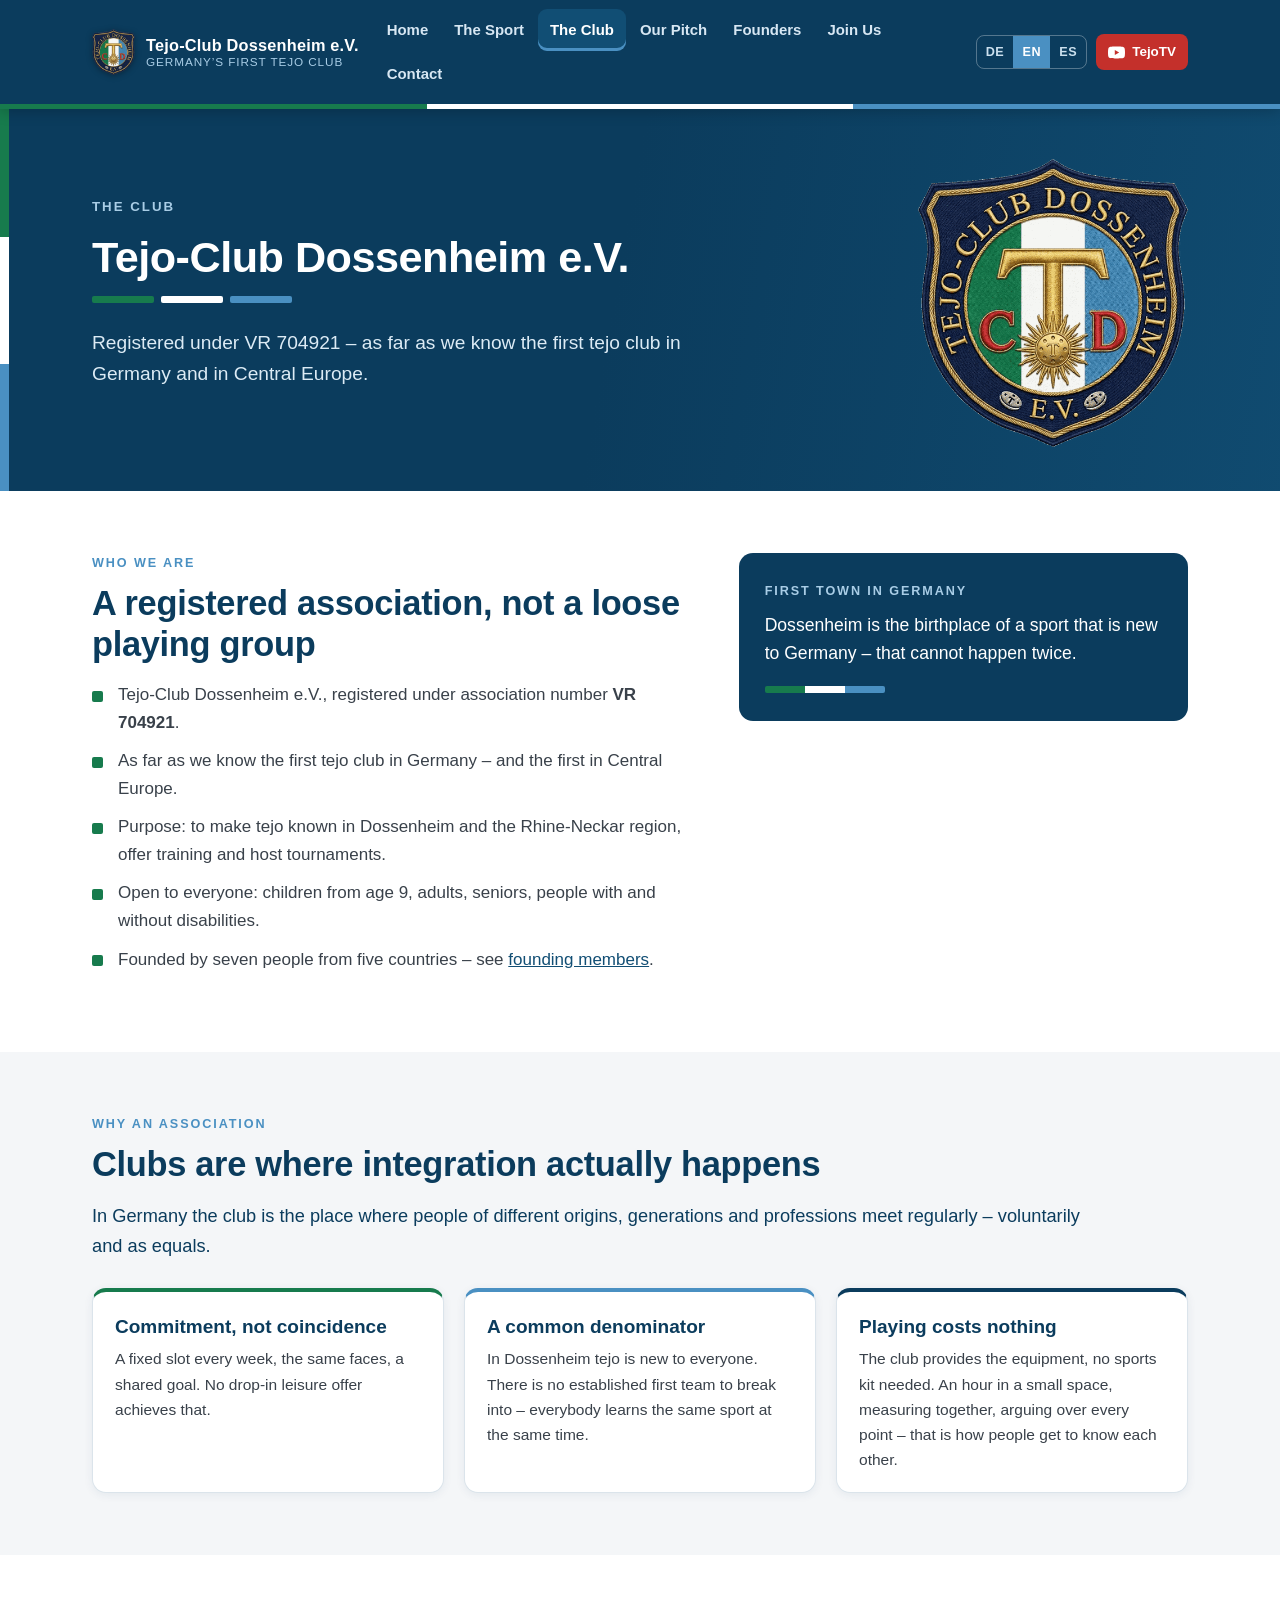
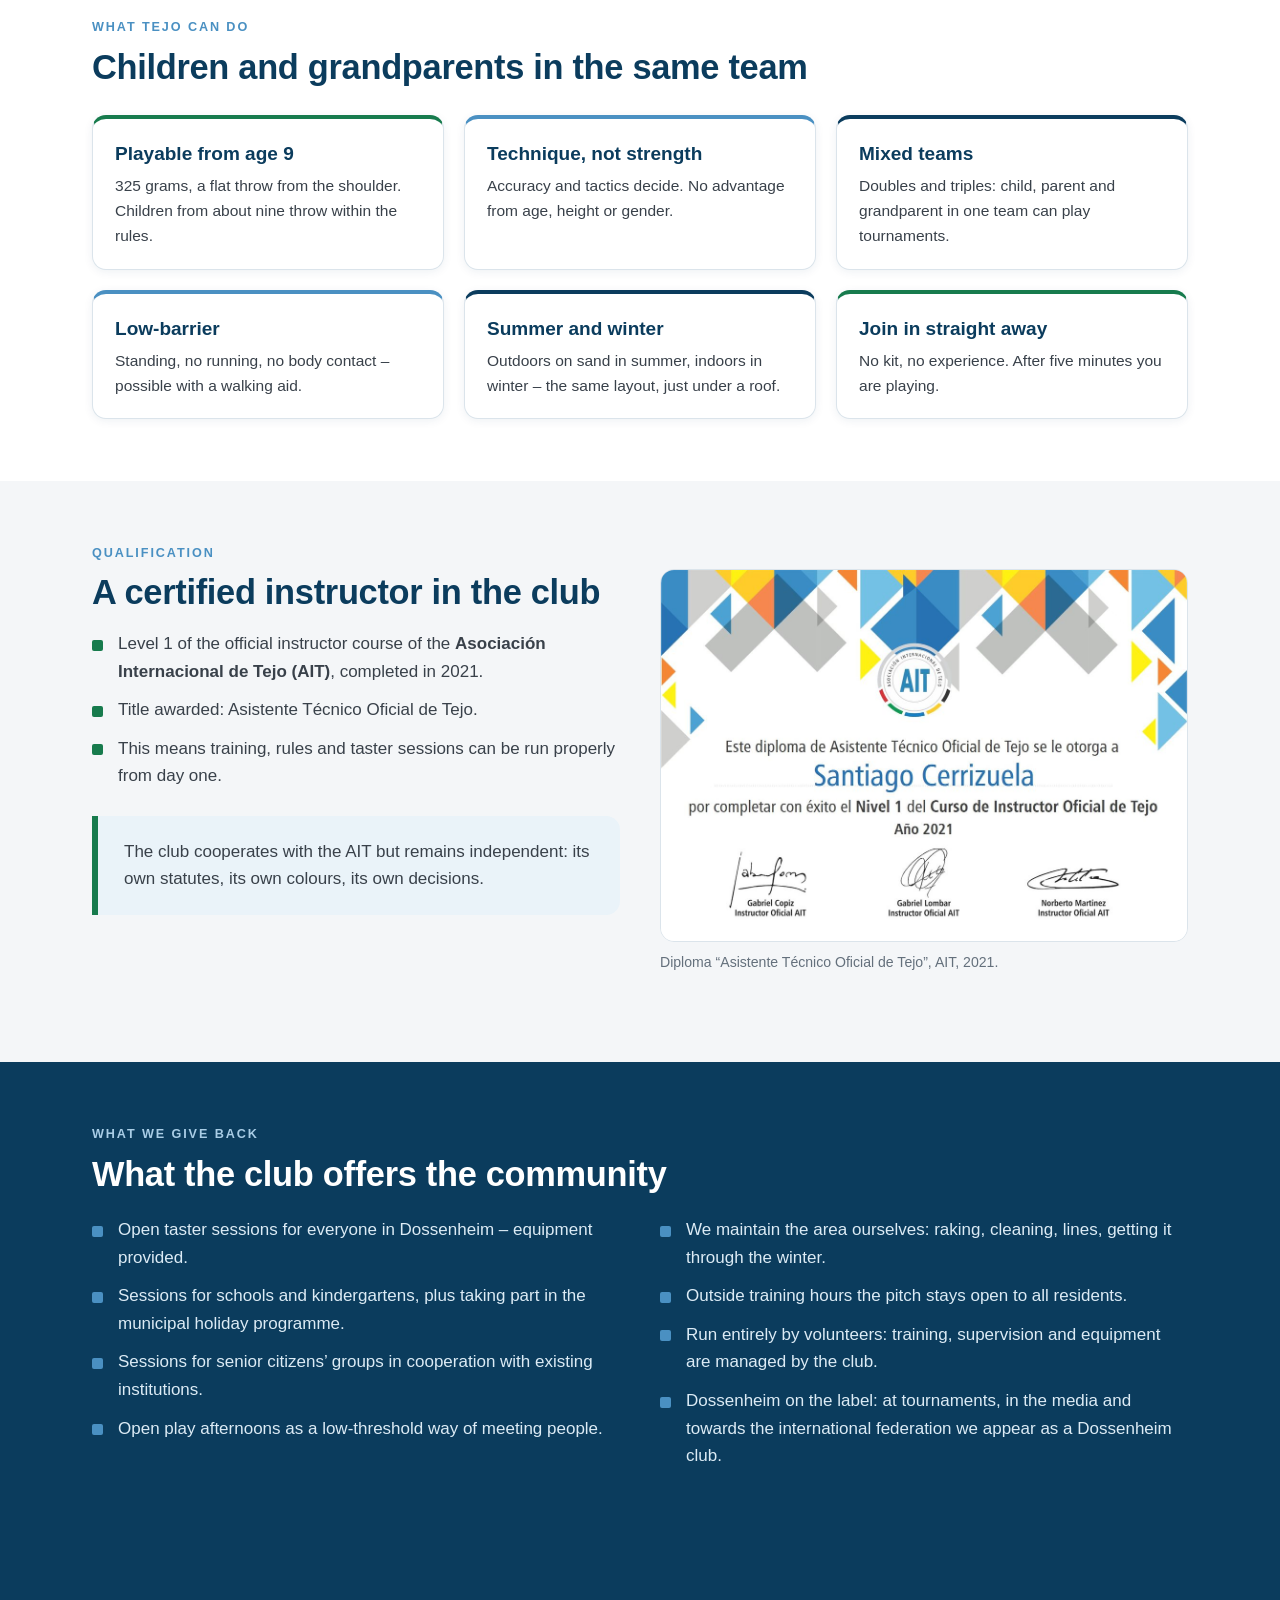
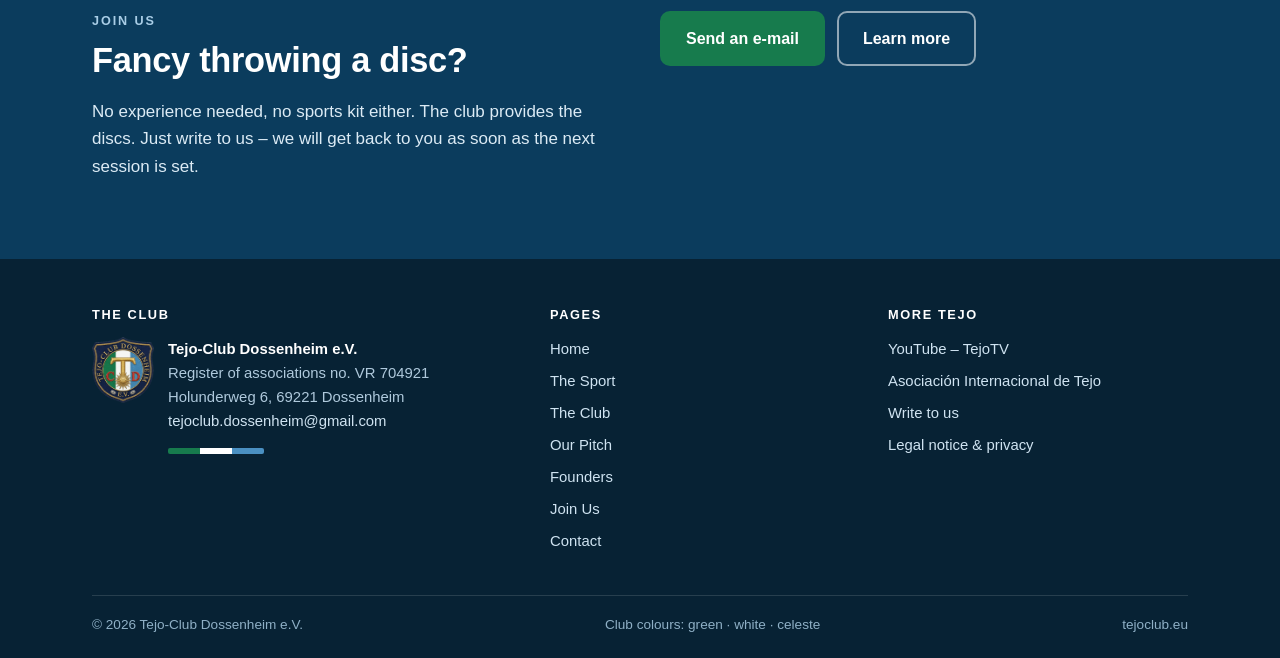
<file: verein.html>
<!DOCTYPE html>
<html lang="de" data-lang="de">
<head>
<meta charset="utf-8">
<meta name="viewport" content="width=device-width,initial-scale=1">
<title data-de="Der Verein &ndash; Tejo-Club Dossenheim e.V." data-en="The club &ndash; Tejo-Club Dossenheim e.V." data-es="El club &ndash; Tejo-Club Dossenheim e.V.">Der Verein &ndash; Tejo-Club Dossenheim e.V.</title>
<meta name="description" content="Tejo-Club Dossenheim e.V., VR 704921 &ndash; nach unserem Kenntnisstand der erste Tejo-Verein in Deutschland und Mitteleuropa.">
<meta name="author" content="Tejo-Club Dossenheim e.V.">
<link rel="canonical" href="https://tejoclub.eu/verein.html">
<meta property="og:type" content="website">
<meta property="og:site_name" content="Tejo-Club Dossenheim e.V.">
<meta property="og:title" content="Der Verein &ndash; Tejo-Club Dossenheim e.V.">
<meta property="og:description" content="Tejo-Club Dossenheim e.V., VR 704921 &ndash; nach unserem Kenntnisstand der erste Tejo-Verein in Deutschland und Mitteleuropa.">
<meta property="og:url" content="https://tejoclub.eu/verein.html">
<meta property="og:image" content="https://tejoclub.eu/assets/img/og-image.jpg">
<meta name="twitter:card" content="summary_large_image">
<meta name="theme-color" content="#0B3C5D">
<link rel="icon" href="favicon.ico" sizes="any">
<link rel="icon" type="image/png" href="assets/img/icon-192.png">
<link rel="apple-touch-icon" href="assets/img/apple-touch-icon.png">
<link rel="manifest" href="site.webmanifest">
<link rel="stylesheet" href="assets/css/style.css">
</head>
<body>
<a class="sr" href="#main">Zum Inhalt springen</a>
<header class="site">
  <div class="hbar">
    <a class="brand" href="index.html">
      <img src="assets/img/logo.png" alt="Wappen des Tejo-Club Dossenheim e.V." width="281" height="300">
      <span class="bt"><b>Tejo-Club Dossenheim e.V.</b>
      <span class="tag"><span lang="de">Deutschlands erster Tejo-Verein</span><span lang="en">Germany&rsquo;s first tejo club</span><span lang="es">El primer club de tejo de Alemania</span></span></span>
    </a>
    <button class="burger" aria-label="Men&uuml;" aria-expanded="false"><span></span><span></span><span></span></button>
    <nav class="main"><a href="index.html"><span lang="de">Start</span><span lang="en">Home</span><span lang="es">Inicio</span></a><a href="sport.html"><span lang="de">Der Sport</span><span lang="en">The Sport</span><span lang="es">El deporte</span></a><a href="verein.html" class="active"><span lang="de">Der Verein</span><span lang="en">The Club</span><span lang="es">El club</span></a><a href="platz.html"><span lang="de">Unser Platz</span><span lang="en">Our Pitch</span><span lang="es">Nuestra cancha</span></a><a href="gruender.html"><span lang="de">Gr&uuml;nder</span><span lang="en">Founders</span><span lang="es">Fundadores</span></a><a href="mitmachen.html"><span lang="de">Mitmachen</span><span lang="en">Join Us</span><span lang="es">Sumate</span></a><a href="kontakt.html"><span lang="de">Kontakt</span><span lang="en">Contact</span><span lang="es">Contacto</span></a></nav>
    <div class="tools">
      <div class="langsw" role="group" aria-label="Sprache / Language / Idioma">
        <button type="button" data-lang="de" aria-pressed="true">DE</button>
        <button type="button" data-lang="en" aria-pressed="false">EN</button>
        <button type="button" data-lang="es" aria-pressed="false">ES</button>
      </div>
      <a class="yt" href="https://www.youtube.com/@TejoTV" target="_blank" rel="noopener"><svg viewBox="0 0 24 24" aria-hidden="true"><path d="M23.5 6.2a3 3 0 0 0-2.1-2.1C19.5 3.5 12 3.5 12 3.5s-7.5 0-9.4.6A3 3 0 0 0 .5 6.2C0 8.1 0 12 0 12s0 3.9.5 5.8a3 3 0 0 0 2.1 2.1c1.9.6 9.4.6 9.4.6s7.5 0 9.4-.6a3 3 0 0 0 2.1-2.1C24 15.9 24 12 24 12s0-3.9-.5-5.8zM9.6 15.6V8.4l6.2 3.6-6.2 3.6z"/></svg><span>TejoTV</span></a>
    </div>
  </div>
  <div class="flagbar"><i></i><i></i><i></i></div>
</header>
<main id="main">
<section class="hero small">
  <div class="veil"></div><div class="stripes"><i></i><i></i><i></i></div>
  <div class="inner">
    <div>
      <div class="kicker"><span lang="de">Der Verein</span><span lang="en">The club</span><span lang="es">El club</span></div>
      <h1><span lang="de">Tejo-Club Dossenheim e.V.</span><span lang="en">Tejo-Club Dossenheim e.V.</span><span lang="es">Tejo-Club Dossenheim e.V.</span></h1>
      <div class="flagline"><i></i><i></i><i></i></div>
      <div class="sub"><span lang="de">Eingetragen unter VR&nbsp;704921 &ndash; nach unserem Kenntnisstand der erste Tejo-Verein in Deutschland und in Mitteleuropa.</span><span lang="en">Registered under VR&nbsp;704921 &ndash; as far as we know the first tejo club in Germany and in Central Europe.</span><span lang="es">Inscripto bajo VR&nbsp;704921: hasta donde sabemos, el primer club de tejo de Alemania y de Europa Central.</span></div>
      
      <div class="btns"></div>
    </div>
    <img class="crest" src="assets/img/logo-512.png" alt="Vereinswappen Tejo-Club Dossenheim e.V.">
  </div>
</section><section class="s"><div class="wrap">
  <div class="two narrow">
    <div>
      <div class="eyebrow"><span lang="de">Wer wir sind</span><span lang="en">Who we are</span><span lang="es">Qui&eacute;nes somos</span></div>
      <h2><span lang="de">Ein eingetragener Verein, keine lose Spielrunde</span><span lang="en">A registered association, not a loose playing group</span><span lang="es">Una asociaci&oacute;n registrada, no un grupo informal</span></h2>
      <div lang="de"><ul class="bullets"><li>Tejo-Club Dossenheim e.V., eingetragen unter der Vereinsregister-Nr. <strong>VR 704921</strong>.</li><li>Nach unserem Kenntnisstand der erste Tejo-Verein in Deutschland &ndash; und zugleich der erste in Mitteleuropa.</li><li>Vereinszweck: Tejo in Dossenheim und in der Metropolregion Rhein-Neckar bekannt machen, Training anbieten, Turniere ausrichten.</li><li>Offen f&uuml;r alle: Kinder ab 9&nbsp;Jahren, Erwachsene, Seniorinnen und Senioren, Menschen mit und ohne Behinderung.</li><li>Gegr&uuml;ndet von sieben Menschen aus f&uuml;nf L&auml;ndern &ndash; siehe <a href="gruender.html">Gr&uuml;ndungsmitglieder</a>.</li></ul></div>
<div lang="en"><ul class="bullets"><li>Tejo-Club Dossenheim e.V., registered under association number <strong>VR 704921</strong>.</li><li>As far as we know the first tejo club in Germany &ndash; and the first in Central Europe.</li><li>Purpose: to make tejo known in Dossenheim and the Rhine-Neckar region, offer training and host tournaments.</li><li>Open to everyone: children from age 9, adults, seniors, people with and without disabilities.</li><li>Founded by seven people from five countries &ndash; see <a href="gruender.html">founding members</a>.</li></ul></div>
<div lang="es"><ul class="bullets"><li>Tejo-Club Dossenheim e.V., inscripto bajo el n&uacute;mero <strong>VR 704921</strong>.</li><li>Hasta donde sabemos, el primer club de tejo de Alemania y de Europa Central.</li><li>Objeto social: difundir el tejo en Dossenheim y en la regi&oacute;n Rin-Neckar, dar entrenamiento y organizar torneos.</li><li>Abierto a todos: chicos desde los 9 a&ntilde;os, adultos, personas mayores, con y sin discapacidad.</li><li>Fundado por siete personas de cinco pa&iacute;ses &ndash; ver <a href="gruender.html">miembros fundadores</a>.</li></ul></div>
    </div>
    <div class="panel">
      <div class="eyebrow"><span lang="de">Erste Stadt in Deutschland</span><span lang="en">First town in Germany</span><span lang="es">Primera ciudad de Alemania</span></div>
      <p style="font-size:1.1rem;color:#fff"><span lang="de">Dossenheim ist der Geburtsort einer in Deutschland neuen Sportart &ndash; das l&auml;sst sich nicht wiederholen.</span><span lang="en">Dossenheim is the birthplace of a sport that is new to Germany &ndash; that cannot happen twice.</span><span lang="es">Dossenheim es la cuna de un deporte nuevo en Alemania, y eso no se repite.</span></p>
      <div class="flagbar" style="width:120px;height:7px;border-radius:2px;overflow:hidden;margin-top:14px"><i></i><i></i><i></i></div>
    </div>
  </div>
</div></section><section class="s alt"><div class="wrap">
  <div class="eyebrow"><span lang="de">Warum ein Verein</span><span lang="en">Why an association</span><span lang="es">Por qu&eacute; un club</span></div>
  <h2><span lang="de">Vereine sind der Ort, an dem Integration wirklich passiert</span><span lang="en">Clubs are where integration actually happens</span><span lang="es">El club es donde la integraci&oacute;n pasa de verdad</span></h2>
  <p class="lede"><span lang="de">In Deutschland ist der Verein der Ort, an dem Menschen unterschiedlicher Herkunft, Generation und Beruf sich regelm&auml;&szlig;ig begegnen &ndash; freiwillig und auf Augenh&ouml;he.</span><span lang="en">In Germany the club is the place where people of different origins, generations and professions meet regularly &ndash; voluntarily and as equals.</span><span lang="es">En Alemania el club es el lugar donde personas de distintos or&iacute;genes, generaciones y oficios se encuentran con regularidad, de forma voluntaria y de igual a igual.</span></p>
  <div class="cards"><article class="card a-green"><h3><span lang="de">Verbindlichkeit statt Zufall</span><span lang="en">Commitment, not coincidence</span><span lang="es">Compromiso, no casualidad</span></h3><div class="card-b"><div lang="de"><p>Ein fester Termin jede Woche, dieselben Gesichter, ein gemeinsames Ziel. Das leistet kein offenes Freizeitangebot.</p></div>
<div lang="en"><p>A fixed slot every week, the same faces, a shared goal. No drop-in leisure offer achieves that.</p></div>
<div lang="es"><p>Un horario fijo cada semana, las mismas caras, un objetivo com&uacute;n. Eso no lo logra una actividad suelta.</p></div></div></article><article class="card a-cel"><h3><span lang="de">Ein gemeinsamer Nenner</span><span lang="en">A common denominator</span><span lang="es">Un denominador com&uacute;n</span></h3><div class="card-b"><div lang="de"><p>In Dossenheim ist Tejo f&uuml;r alle neu. Es gibt keine eingespielte Stammmannschaft, zu der man erst dazugeh&ouml;ren muss &ndash; alle lernen dieselbe Sportart zur selben Zeit.</p></div>
<div lang="en"><p>In Dossenheim tejo is new to everyone. There is no established first team to break into &ndash; everybody learns the same sport at the same time.</p></div>
<div lang="es"><p>En Dossenheim el tejo es nuevo para todos. No hay un equipo consolidado al que haya que entrar: todos aprenden el mismo deporte al mismo tiempo.</p></div></div></article><article class="card a-navy"><h3><span lang="de">Mitspielen kostet nichts</span><span lang="en">Playing costs nothing</span><span lang="es">Jugar no cuesta nada</span></h3><div class="card-b"><div lang="de"><p>Das Material stellt der Verein, Sportkleidung braucht es nicht. Eine Stunde auf engem Raum, gemeinsam nachmessen, &uuml;ber jeden Punkt reden &ndash; so entstehen Bekanntschaften.</p></div>
<div lang="en"><p>The club provides the equipment, no sports kit needed. An hour in a small space, measuring together, arguing over every point &ndash; that is how people get to know each other.</p></div>
<div lang="es"><p>El club pone el material y no hace falta ropa deportiva. Una hora en poco espacio, midiendo juntos y discutiendo cada punto: as&iacute; nacen las amistades.</p></div></div></article></div>
</div></section><section class="s"><div class="wrap">
  <div class="eyebrow"><span lang="de">Was Tejo leisten kann</span><span lang="en">What tejo can do</span><span lang="es">Lo que el tejo puede lograr</span></div>
  <h2><span lang="de">Kinder und Gro&szlig;eltern in derselben Mannschaft</span><span lang="en">Children and grandparents in the same team</span><span lang="es">Chicos y abuelos en el mismo equipo</span></h2>
  <div class="cards"><article class="card a-green"><h3><span lang="de">Ab 9 Jahren spielbar</span><span lang="en">Playable from age 9</span><span lang="es">Desde los 9 a&ntilde;os</span></h3><div class="card-b"><div lang="de"><p>325 Gramm, flacher Wurf aus der Schulter. Kinder ab etwa neun Jahren werfen reglementkonform.</p></div>
<div lang="en"><p>325 grams, a flat throw from the shoulder. Children from about nine throw within the rules.</p></div>
<div lang="es"><p>325 gramos y un tiro plano desde el hombro. Desde los nueve a&ntilde;os se tira seg&uacute;n reglamento.</p></div></div></article><article class="card a-cel"><h3><span lang="de">Technik statt Kraft</span><span lang="en">Technique, not strength</span><span lang="es">T&eacute;cnica, no fuerza</span></h3><div class="card-b"><div lang="de"><p>Es z&auml;hlen Zielgenauigkeit und Taktik. Kein Vorteil durch Alter, Gr&ouml;&szlig;e oder Geschlecht.</p></div>
<div lang="en"><p>Accuracy and tactics decide. No advantage from age, height or gender.</p></div>
<div lang="es"><p>Deciden la punter&iacute;a y la t&aacute;ctica. Ni la edad, ni la altura, ni el g&eacute;nero dan ventaja.</p></div></div></article><article class="card a-navy"><h3><span lang="de">Gemischte Teams</span><span lang="en">Mixed teams</span><span lang="es">Equipos mixtos</span></h3><div class="card-b"><div lang="de"><p>Doppel und Triple: Kind, Elternteil und Gro&szlig;elternteil in einer Mannschaft sind turnierf&auml;hig.</p></div>
<div lang="en"><p>Doubles and triples: child, parent and grandparent in one team can play tournaments.</p></div>
<div lang="es"><p>Dobles y tr&iacute;os: hijo, padre y abuelo en un mismo equipo pueden competir.</p></div></div></article><article class="card a-cel"><h3><span lang="de">Barrierearm</span><span lang="en">Low-barrier</span><span lang="es">Accesible</span></h3><div class="card-b"><div lang="de"><p>Im Stehen, ohne Laufwege, ohne K&ouml;rperkontakt &ndash; auch mit Gehhilfe m&ouml;glich.</p></div>
<div lang="en"><p>Standing, no running, no body contact &ndash; possible with a walking aid.</p></div>
<div lang="es"><p>De pie, sin correr y sin contacto f&iacute;sico: tambi&eacute;n con and&aacute;s o bast&oacute;n.</p></div></div></article><article class="card a-navy"><h3><span lang="de">Sommer und Winter</span><span lang="en">Summer and winter</span><span lang="es">Verano e invierno</span></h3><div class="card-b"><div lang="de"><p>Im Sommer im Freien auf Sand, im Winter in einer Halle &ndash; derselbe Aufbau, nur &uuml;berdacht.</p></div>
<div lang="en"><p>Outdoors on sand in summer, indoors in winter &ndash; the same layout, just under a roof.</p></div>
<div lang="es"><p>En verano al aire libre sobre arena; en invierno bajo techo, con el mismo trazado.</p></div></div></article><article class="card a-green"><h3><span lang="de">Sofort mitspielen</span><span lang="en">Join in straight away</span><span lang="es">Se juega al toque</span></h3><div class="card-b"><div lang="de"><p>Keine Ausr&uuml;stung, keine Vorkenntnisse. Nach f&uuml;nf Minuten ist man dabei.</p></div>
<div lang="en"><p>No kit, no experience. After five minutes you are playing.</p></div>
<div lang="es"><p>Sin equipo ni experiencia previa. A los cinco minutos ya est&aacute;s jugando.</p></div></div></article></div>
</div></section><section class="s alt"><div class="wrap">
  <div class="two">
    <div>
      <div class="eyebrow"><span lang="de">Fachliche Grundlage</span><span lang="en">Qualification</span><span lang="es">Base t&eacute;cnica</span></div>
      <h2><span lang="de">Ausgebildeter Instruktor im Verein</span><span lang="en">A certified instructor in the club</span><span lang="es">Instructor titulado en el club</span></h2>
      <div lang="de"><ul class="bullets"><li>Stufe 1 des offiziellen Instruktorenkurses der <strong>Asociaci&oacute;n Internacional de Tejo (AIT)</strong>, abgeschlossen 2021.</li><li>Verliehener Titel: Asistente T&eacute;cnico Oficial de Tejo.</li><li>Dadurch k&ouml;nnen Training, Regelkunde und Schnupperkurse von Beginn an fachlich korrekt angeboten werden.</li></ul></div>
<div lang="en"><ul class="bullets"><li>Level 1 of the official instructor course of the <strong>Asociaci&oacute;n Internacional de Tejo (AIT)</strong>, completed in 2021.</li><li>Title awarded: Asistente T&eacute;cnico Oficial de Tejo.</li><li>This means training, rules and taster sessions can be run properly from day one.</li></ul></div>
<div lang="es"><ul class="bullets"><li>Nivel 1 del curso oficial de instructores de la <strong>Asociaci&oacute;n Internacional de Tejo (AIT)</strong>, completado en 2021.</li><li>T&iacute;tulo otorgado: Asistente T&eacute;cnico Oficial de Tejo.</li><li>Esto permite dar entrenamiento, reglamento y clases de prueba con criterio t&eacute;cnico desde el primer d&iacute;a.</li></ul></div>
      <div class="note"><div lang="de"><p>Der Verein arbeitet mit der AIT zusammen, bleibt aber eigenst&auml;ndig: eigene Satzung, eigene Farben, eigene Entscheidungen.</p></div>
<div lang="en"><p>The club cooperates with the AIT but remains independent: its own statutes, its own colours, its own decisions.</p></div>
<div lang="es"><p>El club colabora con la AIT pero es independiente: estatuto propio, colores propios y decisiones propias.</p></div></div>
    </div>
    <figure><img src="assets/img/diplom-ait.jpg" alt="Diplom der Asociaci&oacute;n Internacional de Tejo" loading="lazy">
      <figcaption><span lang="de">Diplom &bdquo;Asistente T&eacute;cnico Oficial de Tejo&ldquo;, AIT, 2021.</span><span lang="en">Diploma &ldquo;Asistente T&eacute;cnico Oficial de Tejo&rdquo;, AIT, 2021.</span><span lang="es">Diploma de Asistente T&eacute;cnico Oficial de Tejo, AIT, 2021.</span></figcaption></figure>
  </div>
</div></section><section class="s navy"><div class="wrap">
  <div class="eyebrow"><span lang="de">Unser Beitrag</span><span lang="en">What we give back</span><span lang="es">Nuestro aporte</span></div>
  <h2><span lang="de">Was der Verein der Gemeinde anbietet</span><span lang="en">What the club offers the community</span><span lang="es">Lo que el club le ofrece al municipio</span></h2>
  <div class="two" style="margin-top:22px">
    <div lang="de"><ul class="bullets"><li>Offene Schnuppertermine f&uuml;r alle Dossenheimerinnen und Dossenheimer &ndash; Material wird gestellt.</li><li>Angebote f&uuml;r Schulen und Kinderg&auml;rten sowie Mitwirkung beim Ferienprogramm der Gemeinde.</li><li>Angebote f&uuml;r Seniorengruppen in Zusammenarbeit mit bestehenden Einrichtungen.</li><li>Offene Spielnachmittage als niedrigschwelliges Begegnungsangebot.</li></ul></div>
<div lang="en"><ul class="bullets"><li>Open taster sessions for everyone in Dossenheim &ndash; equipment provided.</li><li>Sessions for schools and kindergartens, plus taking part in the municipal holiday programme.</li><li>Sessions for senior citizens&rsquo; groups in cooperation with existing institutions.</li><li>Open play afternoons as a low-threshold way of meeting people.</li></ul></div>
<div lang="es"><ul class="bullets"><li>Jornadas abiertas de prueba para todo Dossenheim, con material incluido.</li><li>Propuestas para escuelas y jardines, y participaci&oacute;n en el programa municipal de vacaciones.</li><li>Actividades para grupos de personas mayores junto con instituciones ya existentes.</li><li>Tardes de juego abiertas como punto de encuentro sin barreras.</li></ul></div>
    <div lang="de"><ul class="bullets"><li>Pflege der &uuml;berlassenen Fl&auml;che in Eigenleistung: Harken, S&auml;ubern, Linien, Winterfestmachung.</li><li>Au&szlig;erhalb der Trainingszeiten steht die Bahn allen B&uuml;rgerinnen und B&uuml;rgern offen.</li><li>Ehrenamtlicher Betrieb: Training, Betreuung und Material verwaltet der Verein vollst&auml;ndig selbst.</li><li>Dossenheim als Absender: Bei Turnieren, in den Medien und gegen&uuml;ber dem internationalen Verband treten wir als Dossenheimer Verein auf.</li></ul></div>
<div lang="en"><ul class="bullets"><li>We maintain the area ourselves: raking, cleaning, lines, getting it through the winter.</li><li>Outside training hours the pitch stays open to all residents.</li><li>Run entirely by volunteers: training, supervision and equipment are managed by the club.</li><li>Dossenheim on the label: at tournaments, in the media and towards the international federation we appear as a Dossenheim club.</li></ul></div>
<div lang="es"><ul class="bullets"><li>Mantenemos el predio nosotros mismos: rastrillar, limpiar, marcar l&iacute;neas y prepararlo para el invierno.</li><li>Fuera de los horarios de entrenamiento la cancha queda abierta a todo el vecindario.</li><li>Funcionamiento voluntario: entrenamiento, acompa&ntilde;amiento y material los gestiona el club.</li><li>Dossenheim como sello: en torneos, en los medios y ante la federaci&oacute;n internacional nos presentamos como club de Dossenheim.</li></ul></div>
  </div>
</div></section><section class="s navy"><div class="wrap">
  <div class="two">
    <div>
      <div class="eyebrow"><span lang="de">Mitmachen</span><span lang="en">Join us</span><span lang="es">Sumate</span></div>
      <h2><span lang="de">Lust, eine Scheibe zu werfen?</span><span lang="en">Fancy throwing a disc?</span><span lang="es">&iquest;Te animas a tirar un tejo?</span></h2>
      <p><span lang="de">Vorkenntnisse braucht es keine, Sportkleidung auch nicht. Die Scheiben stellt der Verein. Schreib uns einfach &ndash; wir melden uns, sobald der n&auml;chste Spieltermin steht.</span><span lang="en">No experience needed, no sports kit either. The club provides the discs. Just write to us &ndash; we will get back to you as soon as the next session is set.</span><span lang="es">No hace falta experiencia ni ropa deportiva. El club pone los tejos. Escribinos y te avisamos apenas tengamos fecha de la pr&oacute;xima jugada.</span></p>
    </div>
    <div class="btns" style="align-items:center">
      <a class="btn btn-p" href="mailto:tejoclub.dossenheim@gmail.com?subject=Tejo-Club%20Dossenheim"><span lang="de">E-Mail schreiben</span><span lang="en">Send an e-mail</span><span lang="es">Escribir un correo</span></a>
      <a class="btn btn-g" href="mitmachen.html"><span lang="de">Mehr erfahren</span><span lang="en">Learn more</span><span lang="es">M&aacute;s informaci&oacute;n</span></a>
    </div>
  </div>
</div></section></main>
<footer class="site">
  <div class="wrap">
    <div class="fgrid">
      <div>
        <h4><span lang="de">Der Verein</span><span lang="en">The club</span><span lang="es">El club</span></h4>
        <div class="fbrand">
          <img src="assets/img/logo.png" alt="">
          <div>
            <p><strong style="color:#fff">Tejo-Club Dossenheim e.V.</strong><br>
            <span lang="de">Vereinsregister-Nr. VR 704921</span><span lang="en">Register of associations no. VR 704921</span><span lang="es">N&uacute;m. de registro VR 704921</span><br>
            Holunderweg 6, 69221 Dossenheim<br>
            <a href="mailto:tejoclub.dossenheim@gmail.com">tejoclub.dossenheim@gmail.com</a></p>
            <div class="flagbar" style="width:96px;height:6px;border-radius:2px;overflow:hidden"><i></i><i></i><i></i></div>
          </div>
        </div>
      </div>
      <div>
        <h4><span lang="de">Seiten</span><span lang="en">Pages</span><span lang="es">P&aacute;ginas</span></h4>
        <ul><li><a href="index.html"><span lang="de">Start</span><span lang="en">Home</span><span lang="es">Inicio</span></a></li><li><a href="sport.html"><span lang="de">Der Sport</span><span lang="en">The Sport</span><span lang="es">El deporte</span></a></li><li><a href="verein.html"><span lang="de">Der Verein</span><span lang="en">The Club</span><span lang="es">El club</span></a></li><li><a href="platz.html"><span lang="de">Unser Platz</span><span lang="en">Our Pitch</span><span lang="es">Nuestra cancha</span></a></li><li><a href="gruender.html"><span lang="de">Gr&uuml;nder</span><span lang="en">Founders</span><span lang="es">Fundadores</span></a></li><li><a href="mitmachen.html"><span lang="de">Mitmachen</span><span lang="en">Join Us</span><span lang="es">Sumate</span></a></li><li><a href="kontakt.html"><span lang="de">Kontakt</span><span lang="en">Contact</span><span lang="es">Contacto</span></a></li></ul>
      </div>
      <div>
        <h4><span lang="de">Mehr Tejo</span><span lang="en">More tejo</span><span lang="es">M&aacute;s tejo</span></h4>
        <ul>
          <li><a href="https://www.youtube.com/@TejoTV" target="_blank" rel="noopener">YouTube &ndash; TejoTV</a></li>
          <li><a href="https://www.aitejo.com" target="_blank" rel="noopener">Asociaci&oacute;n Internacional de Tejo</a></li>
          <li><a href="mailto:tejoclub.dossenheim@gmail.com"><span lang="de">Schreib uns</span><span lang="en">Write to us</span><span lang="es">Escribinos</span></a></li>
          <li><a href="impressum.html"><span lang="de">Impressum &amp; Datenschutz</span><span lang="en">Legal notice &amp; privacy</span><span lang="es">Aviso legal y privacidad</span></a></li>
        </ul>
      </div>
    </div>
    <div class="fbot">
      <div>&copy; 2026 Tejo-Club Dossenheim e.V.</div>
      <div><span lang="de">Vereinsfarben: Gr&uuml;n &middot; Wei&szlig; &middot; Celeste</span><span lang="en">Club colours: green &middot; white &middot; celeste</span><span lang="es">Colores del club: verde &middot; blanco &middot; celeste</span></div>
      <div>tejoclub.eu</div>
    </div>
  </div>
</footer>
<script src="assets/js/site.js"></script>
</body>
</html>
</file>
<file: assets/css/style.css>
/* Tejo-Club Dossenheim e.V. - tejoclub.eu */
:root{
  --navy:#0B3C5D; --deep:#114E74; --green:#177B4D; --cel:#4A90C2;
  --gold:#C6A458; --soft:#A9CDE6; --pale:#EAF3F9; --light:#F4F6F8;
  --sand:#EFE2C4; --ink:#39414A; --line:#DBE4EB; --white:#fff;
  --wrap:1140px; --r:14px;
  --shadow:0 2px 10px rgba(11,60,93,.07); --shadow-l:0 14px 38px rgba(11,60,93,.16);
  --f:"Segoe UI",Roboto,-apple-system,BlinkMacSystemFont,"Helvetica Neue",Arial,sans-serif;
}
*,*::before,*::after{box-sizing:border-box}
html{scroll-behavior:smooth;-webkit-text-size-adjust:100%}
body{margin:0;font-family:var(--f);color:var(--ink);background:var(--white);
     font-size:17px;line-height:1.62;overflow-x:hidden}
img{max-width:100%;height:auto;display:block}
a{color:var(--deep)}
h1,h2,h3,h4{color:var(--navy);line-height:1.18;margin:0 0 .5em;font-weight:700}
h1{font-size:clamp(2rem,5.2vw,3.3rem);letter-spacing:-.5px}
h2{font-size:clamp(1.5rem,3.3vw,2.15rem);letter-spacing:-.3px}
h3{font-size:1.19rem}
p{margin:0 0 1em}
.wrap{max-width:var(--wrap);margin:0 auto;padding:0 22px}
.sr{position:absolute;width:1px;height:1px;overflow:hidden;clip:rect(0 0 0 0);white-space:nowrap}

/* ---------- Sprachumschaltung: nur die aktive Sprache ist sichtbar ---------- */
html[data-lang="de"] [lang="en"],html[data-lang="de"] [lang="es"],
html[data-lang="en"] [lang="de"],html[data-lang="en"] [lang="es"],
html[data-lang="es"] [lang="de"],html[data-lang="es"] [lang="en"]{display:none!important}

/* ---------------------------- Kopfzeile ---------------------------- */
.flagbar{display:flex;height:5px;width:100%}
.flagbar i{flex:1;display:block}
.flagbar i:nth-child(1){background:var(--green)}
.flagbar i:nth-child(2){background:#fff}
.flagbar i:nth-child(3){background:var(--cel)}
header.site{position:sticky;top:0;z-index:60;background:var(--navy);
            box-shadow:0 2px 14px rgba(0,0,0,.22)}
.hbar{display:flex;align-items:center;gap:16px;padding:9px 22px;max-width:var(--wrap);margin:0 auto}
.brand{display:flex;align-items:center;gap:11px;text-decoration:none;flex:0 0 auto}
.brand img{height:46px;width:auto;filter:drop-shadow(0 1px 3px rgba(0,0,0,.35))}
.brand .bt{display:flex;flex-direction:column;line-height:1.14}
.brand b{color:#fff;font-size:1.02rem;letter-spacing:.2px}
.brand .tag{color:var(--soft);font-size:.735rem;letter-spacing:.9px;text-transform:uppercase}
nav.main{margin-left:auto;display:flex;align-items:center;gap:2px;flex-wrap:wrap}
nav.main a{color:#D7E7F3;text-decoration:none;font-size:.935rem;font-weight:600;
           padding:9px 12px;border-radius:9px;white-space:nowrap;transition:.15s}
nav.main a:hover{background:rgba(255,255,255,.11);color:#fff}
nav.main a.active{color:#fff;background:var(--deep);box-shadow:inset 0 -3px 0 var(--cel)}
.tools{display:flex;align-items:center;gap:9px;margin-left:12px}
.langsw{display:flex;border:1px solid rgba(255,255,255,.3);border-radius:8px;overflow:hidden}
.langsw button{background:none;border:0;color:#CBE0EE;font:inherit;font-size:.79rem;font-weight:700;
               letter-spacing:.6px;padding:6px 9px;cursor:pointer;transition:.15s}
.langsw button:hover{background:rgba(255,255,255,.14);color:#fff}
.langsw button[aria-pressed="true"]{background:var(--cel);color:#fff}
.yt{display:inline-flex;align-items:center;gap:7px;background:#C4302B;color:#fff;text-decoration:none;
    font-size:.84rem;font-weight:700;padding:7px 12px;border-radius:8px;white-space:nowrap}
.yt:hover{background:#a92420}
.yt svg{width:17px;height:17px;fill:#fff;flex:0 0 auto}
.burger{display:none;margin-left:auto;background:none;border:1px solid rgba(255,255,255,.35);
        border-radius:9px;padding:8px 11px;cursor:pointer}
.burger span{display:block;width:21px;height:2px;background:#fff;margin:4px 0;border-radius:2px}

/* ------------------------------ Hero ------------------------------ */
.hero{position:relative;background:var(--navy);color:#fff;overflow:hidden}
.hero .bg{position:absolute;inset:0;background-size:cover;background-position:center;opacity:.17}
.hero .veil{position:absolute;inset:0;
  background:linear-gradient(100deg,rgba(11,60,93,.97) 0%,rgba(11,60,93,.9) 48%,rgba(17,78,116,.82) 100%)}
.hero .stripes{position:absolute;left:0;top:0;bottom:0;width:9px;display:flex;flex-direction:column}
.hero .stripes i{flex:1}
.hero .stripes i:nth-child(1){background:var(--green)}
.hero .stripes i:nth-child(2){background:#fff}
.hero .stripes i:nth-child(3){background:var(--cel)}
.hero .inner{position:relative;max-width:var(--wrap);margin:0 auto;padding:74px 22px 66px;
             display:grid;grid-template-columns:1fr auto;gap:40px;align-items:center}
.hero h1{color:#fff;margin-bottom:.3em}
.hero .kicker{color:var(--soft);font-size:.83rem;font-weight:700;letter-spacing:2px;
              text-transform:uppercase;margin-bottom:14px}
.hero .sub{font-size:1.2rem;color:#DCEBF5;max-width:33em;margin-bottom:22px}
.hero .crest{width:min(270px,34vw)}
.hero .flagline{display:flex;gap:7px;margin:0 0 24px}
.hero .flagline i{width:62px;height:7px;border-radius:2px}
.hero .flagline i:nth-child(1){background:var(--green)}
.hero .flagline i:nth-child(2){background:#fff}
.hero .flagline i:nth-child(3){background:var(--cel)}
.badges{display:flex;flex-wrap:wrap;gap:9px;margin-bottom:26px}
.badges span{background:rgba(255,255,255,.12);border:1px solid rgba(255,255,255,.22);
             color:#E6F1F8;font-size:.82rem;font-weight:600;padding:5px 12px;border-radius:999px}
.hero.small .inner{padding:50px 22px 44px}
.hero.small h1{font-size:clamp(1.8rem,4.2vw,2.7rem)}

/* --------------------------- Buttons ------------------------------ */
.btns{display:flex;flex-wrap:wrap;gap:12px}
.btn{display:inline-flex;align-items:center;gap:9px;text-decoration:none;font-weight:700;
     font-size:1rem;padding:13px 24px;border-radius:10px;border:2px solid transparent;transition:.17s}
.btn-p{background:var(--green);color:#fff}
.btn-p:hover{background:#13663f;transform:translateY(-1px)}
.btn-g{border-color:rgba(255,255,255,.55);color:#fff}
.btn-g:hover{background:rgba(255,255,255,.14)}
.btn-o{border-color:var(--cel);color:var(--deep);background:#fff}
.btn-o:hover{background:var(--pale)}

/* --------------------------- Abschnitte --------------------------- */
section.s{padding:62px 0}
section.s.alt{background:var(--light)}
section.s.navy{background:var(--navy);color:#DCEBF5}
section.s.navy h2,section.s.navy h3{color:#fff}
section.s.navy .step,section.s.navy .card{color:var(--ink)}
section.s.navy .step h3,section.s.navy .card h3{color:var(--navy)}
.eyebrow{color:var(--cel);font-size:.79rem;font-weight:800;letter-spacing:1.9px;
         text-transform:uppercase;margin-bottom:9px}
section.s.navy .eyebrow{color:var(--soft)}
.lede{font-size:1.14rem;color:var(--navy);max-width:56em}
.two{display:grid;grid-template-columns:1fr 1fr;gap:40px;align-items:start}
.two.narrow{grid-template-columns:1.35fr 1fr}
.cards{display:grid;grid-template-columns:repeat(auto-fit,minmax(260px,1fr));gap:20px;margin-top:28px}
.card{background:#fff;border:1px solid var(--line);border-radius:var(--r);padding:24px 22px 20px;
      box-shadow:var(--shadow);border-top:4px solid var(--cel)}
section.s.alt .card{background:#fff}
.card.a-green{border-top-color:var(--green)}
.card.a-cel{border-top-color:var(--cel)}
.card.a-navy{border-top-color:var(--navy)}
.card.a-gold{border-top-color:var(--gold)}
.card h3{margin-bottom:.4em}
.card-b{font-size:.97rem}
.card-b p:last-child{margin-bottom:0}
.note{background:var(--pale);border-left:6px solid var(--green);border-radius:0 var(--r) var(--r) 0;
      padding:22px 26px;margin:26px 0}
.note.cel{border-left-color:var(--cel)}
.note p:last-child{margin-bottom:0}
.note strong{color:var(--navy)}
.panel{background:var(--navy);color:#DCEBF5;border-radius:var(--r);padding:28px 26px}
.panel h3{color:#fff}
.panel .eyebrow{color:var(--soft)}
.panel p:last-child{margin-bottom:0}
ul.bullets{list-style:none;padding:0;margin:0 0 1em}
ul.bullets li{position:relative;padding-left:26px;margin-bottom:11px}
ul.bullets li::before{content:"";position:absolute;left:0;top:.56em;width:11px;height:11px;
                      background:var(--green);border-radius:2px}
.panel ul.bullets li::before,section.s.navy ul.bullets li::before{background:var(--cel)}
ul.checks{list-style:none;padding:0;margin:0 0 1em}
ul.checks li{position:relative;padding-left:30px;margin-bottom:11px}
ul.checks li::before{content:"\2713";position:absolute;left:0;top:0;color:var(--green);font-weight:800}

/* --------------------------- Tabellen ----------------------------- */
.tbl-wrap{overflow-x:auto;margin:22px 0;border-radius:var(--r);box-shadow:var(--shadow)}
table.tbl{border-collapse:collapse;width:100%;min-width:560px;background:#fff;font-size:.95rem}
table.tbl th{background:var(--navy);color:#fff;text-align:left;padding:13px 15px;font-weight:700}
table.tbl td{padding:12px 15px;border-top:1px solid var(--line);vertical-align:top}
table.tbl tbody tr:nth-child(even){background:var(--light)}
table.tbl td:first-child{font-weight:700;color:var(--navy)}

/* ----------------------------- Figuren ---------------------------- */
figure{margin:26px 0}
figure img{border-radius:var(--r);border:1px solid var(--line);background:#fff}
figure.plain img{border:0;background:none}
figcaption{font-size:.88rem;color:#64707C;margin-top:9px}
.gal{display:grid;grid-template-columns:repeat(auto-fit,minmax(230px,1fr));gap:18px;margin:26px 0}
.gal figure{margin:0}
.gal img{width:100%;aspect-ratio:4/3;object-fit:cover}

/* ----------------------------- Status ----------------------------- */
.status{background:linear-gradient(135deg,var(--deep),var(--navy));color:#fff;border-radius:var(--r);
        padding:30px 30px 26px;box-shadow:var(--shadow-l);position:relative;overflow:hidden}
.status::after{content:"";position:absolute;right:-40px;top:-40px;width:190px;height:190px;
               border:16px solid rgba(255,255,255,.055);border-radius:50%}
.status h2{color:#fff;margin-bottom:.35em}
.status .pill{display:inline-flex;align-items:center;gap:9px;background:rgba(23,123,77,.95);
              color:#fff;font-size:.79rem;font-weight:800;letter-spacing:1.3px;text-transform:uppercase;
              padding:6px 14px;border-radius:999px;margin-bottom:14px}
.status .dot{width:9px;height:9px;border-radius:50%;background:#7BE8AE;
             box-shadow:0 0 0 0 rgba(123,232,174,.8);animation:pulse 2.1s infinite}
@keyframes pulse{70%{box-shadow:0 0 0 11px rgba(123,232,174,0)}100%{box-shadow:0 0 0 0 rgba(123,232,174,0)}}
.status p{color:#DCEBF5;max-width:50em}
.steps{display:grid;grid-template-columns:repeat(auto-fit,minmax(250px,1fr));gap:20px;margin-top:28px}
.step{background:#fff;border:1px solid var(--line);border-radius:var(--r);padding:22px;box-shadow:var(--shadow)}
.step .n{font-size:2.5rem;font-weight:800;line-height:1;margin-bottom:10px}
.step:nth-child(1) .n{color:var(--green)}
.step:nth-child(2) .n{color:var(--cel)}
.step:nth-child(3) .n{color:var(--navy)}

/* ---------------------------- Gruender ---------------------------- */
.founders{display:grid;grid-template-columns:repeat(auto-fit,minmax(215px,1fr));gap:24px;margin-top:34px}
.founder{text-align:center}
.founder .ph{position:relative;width:100%;aspect-ratio:1;border-radius:50%;overflow:hidden;
             border:4px solid var(--navy);box-shadow:var(--shadow);background:var(--light)}
.founder .ph img{width:100%;height:100%;object-fit:cover}
.founder .ph::after{content:"";position:absolute;inset:-4px;border-radius:50%;
                    border:2px solid var(--gold);pointer-events:none}
.founder h3{margin:16px 0 2px;font-size:1.06rem}
.founder .role{font-size:.88rem;color:var(--cel);font-weight:700;letter-spacing:.4px}
.founder .bio{font-size:.9rem;color:#5C6873;margin-top:7px}

/* --------------------------- YouTube ------------------------------ */
.ytcard{display:flex;align-items:center;gap:22px;background:#fff;border:1px solid var(--line);
        border-radius:var(--r);padding:24px;box-shadow:var(--shadow);text-decoration:none;
        color:var(--ink);transition:.17s}
.ytcard:hover{box-shadow:var(--shadow-l);transform:translateY(-2px)}
.ytcard .ic{flex:0 0 auto;width:64px;height:64px;border-radius:16px;background:#C4302B;
            display:grid;place-items:center}
.ytcard .ic svg{width:34px;height:34px;fill:#fff}
.ytcard b{display:block;color:var(--navy);font-size:1.12rem}

/* ---------------------------- Footer ------------------------------ */
footer.site{background:#072234;color:#AFC9DC;padding:48px 0 22px;font-size:.93rem;margin-top:0}
footer.site a{color:#CFE3F1;text-decoration:none}
footer.site a:hover{text-decoration:underline;color:#fff}
footer.site h4{color:#fff;font-size:.8rem;letter-spacing:1.6px;text-transform:uppercase;margin-bottom:14px}
.fgrid{display:grid;grid-template-columns:1.4fr 1fr 1fr;gap:38px}
.fgrid ul{list-style:none;padding:0;margin:0}
.fgrid li{margin-bottom:8px}
.fbrand{display:flex;gap:14px;align-items:flex-start}
.fbrand img{width:62px;flex:0 0 auto}
.fbot{border-top:1px solid rgba(255,255,255,.13);margin-top:34px;padding-top:18px;
      display:flex;flex-wrap:wrap;gap:14px;justify-content:space-between;font-size:.85rem;color:#8FB0C6}

/* ----------------------------- Legal ------------------------------ */
.legal{max-width:52em}
.legal h2{font-size:1.4rem;margin-top:1.8em}
.legal h3{font-size:1.06rem;margin-top:1.5em}
.legal p,.legal li{font-size:.97rem}

/* --------------------------- Responsive --------------------------- */
@media(max-width:1020px){
  .burger{display:block}
  nav.main{display:none;position:absolute;top:100%;left:0;right:0;background:var(--deep);
           flex-direction:column;align-items:stretch;gap:0;padding:8px;margin:0;
           box-shadow:0 14px 26px rgba(0,0,0,.3)}
  nav.main.open{display:flex}
  nav.main a{padding:13px 14px;border-radius:8px}
  .tools{margin-left:0;order:3}
  .hbar{flex-wrap:wrap;position:relative}
  .hero .inner{grid-template-columns:1fr}
  .hero .crest{width:180px;justify-self:start}
  .two,.two.narrow{grid-template-columns:1fr;gap:28px}
  .fgrid{grid-template-columns:1fr 1fr}
}
@media(max-width:640px){
  body{font-size:16px}
  section.s{padding:46px 0}
  .hero .inner{padding:48px 22px 44px}
  .fgrid{grid-template-columns:1fr}
  .ytcard{flex-direction:column;text-align:center}
  .brand .tag{display:none}
}
@media print{header.site,footer.site,.burger,.langsw{display:none}}
</file>
